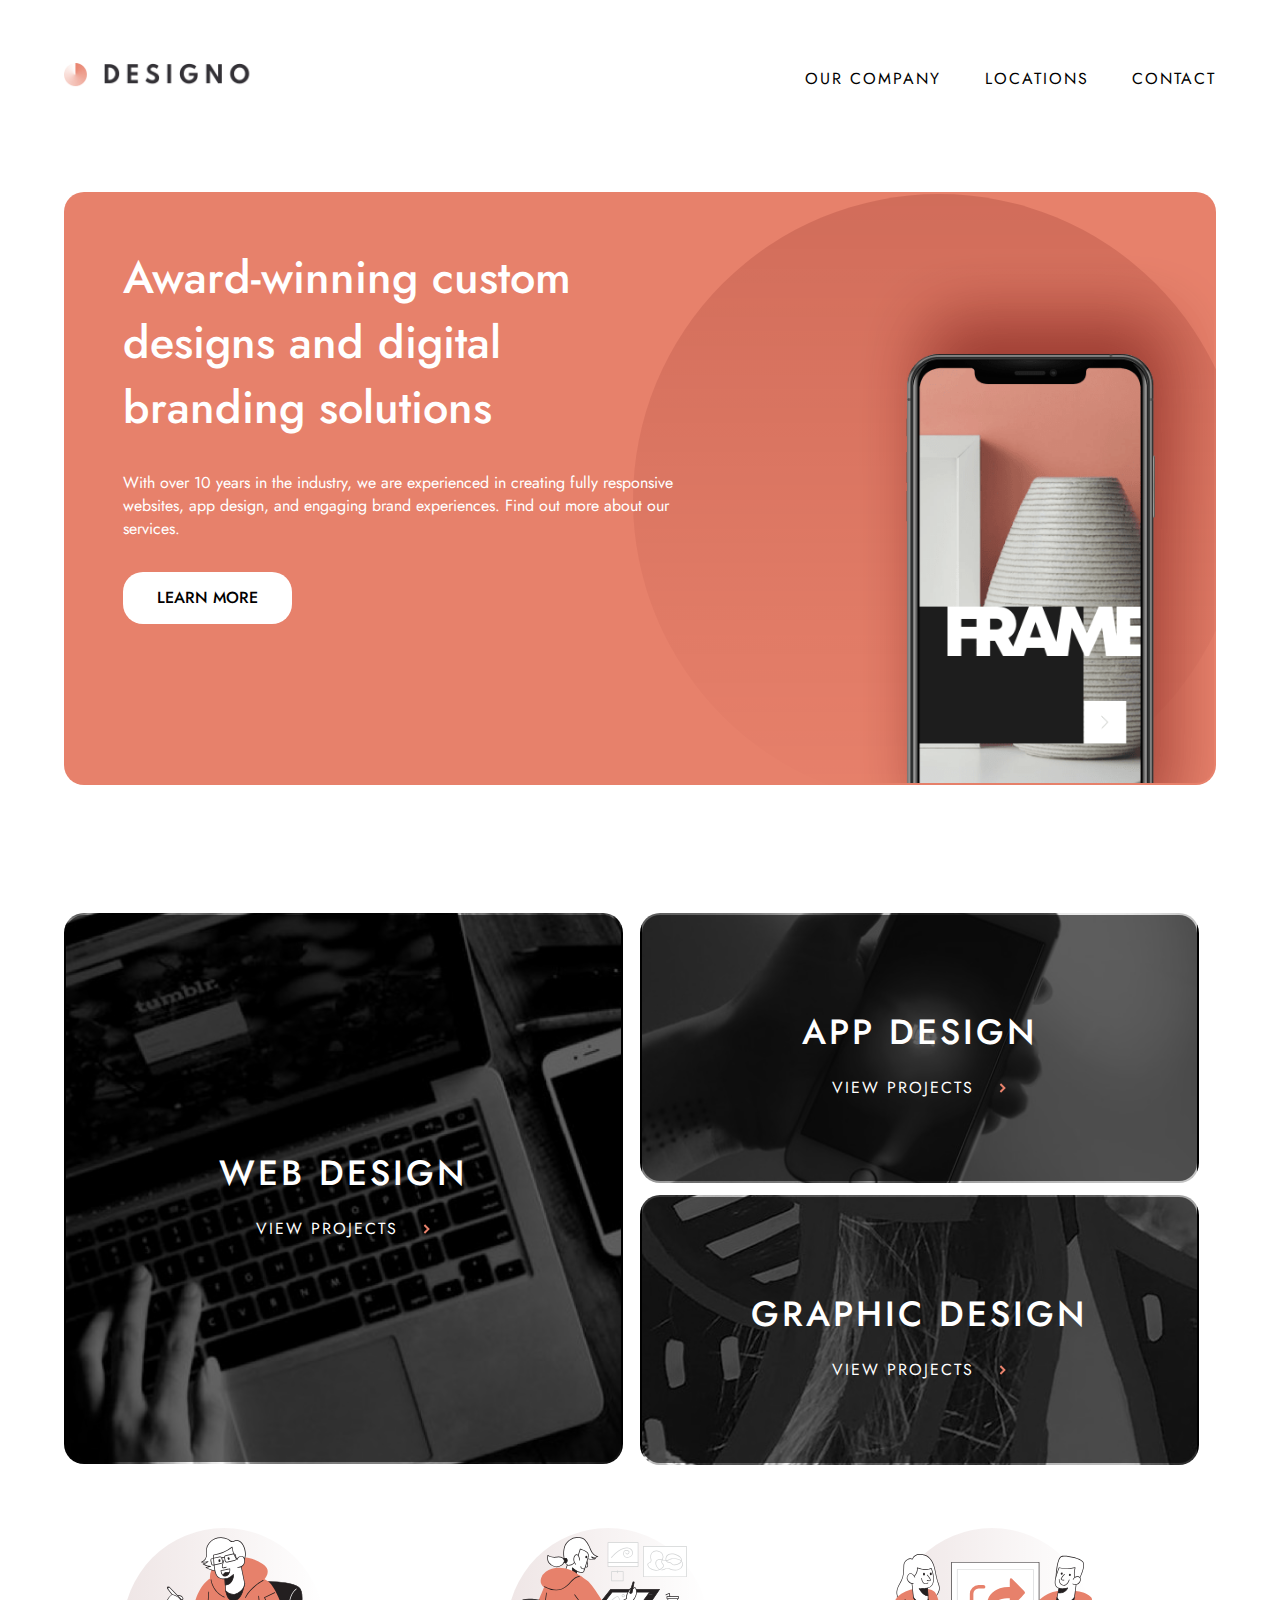
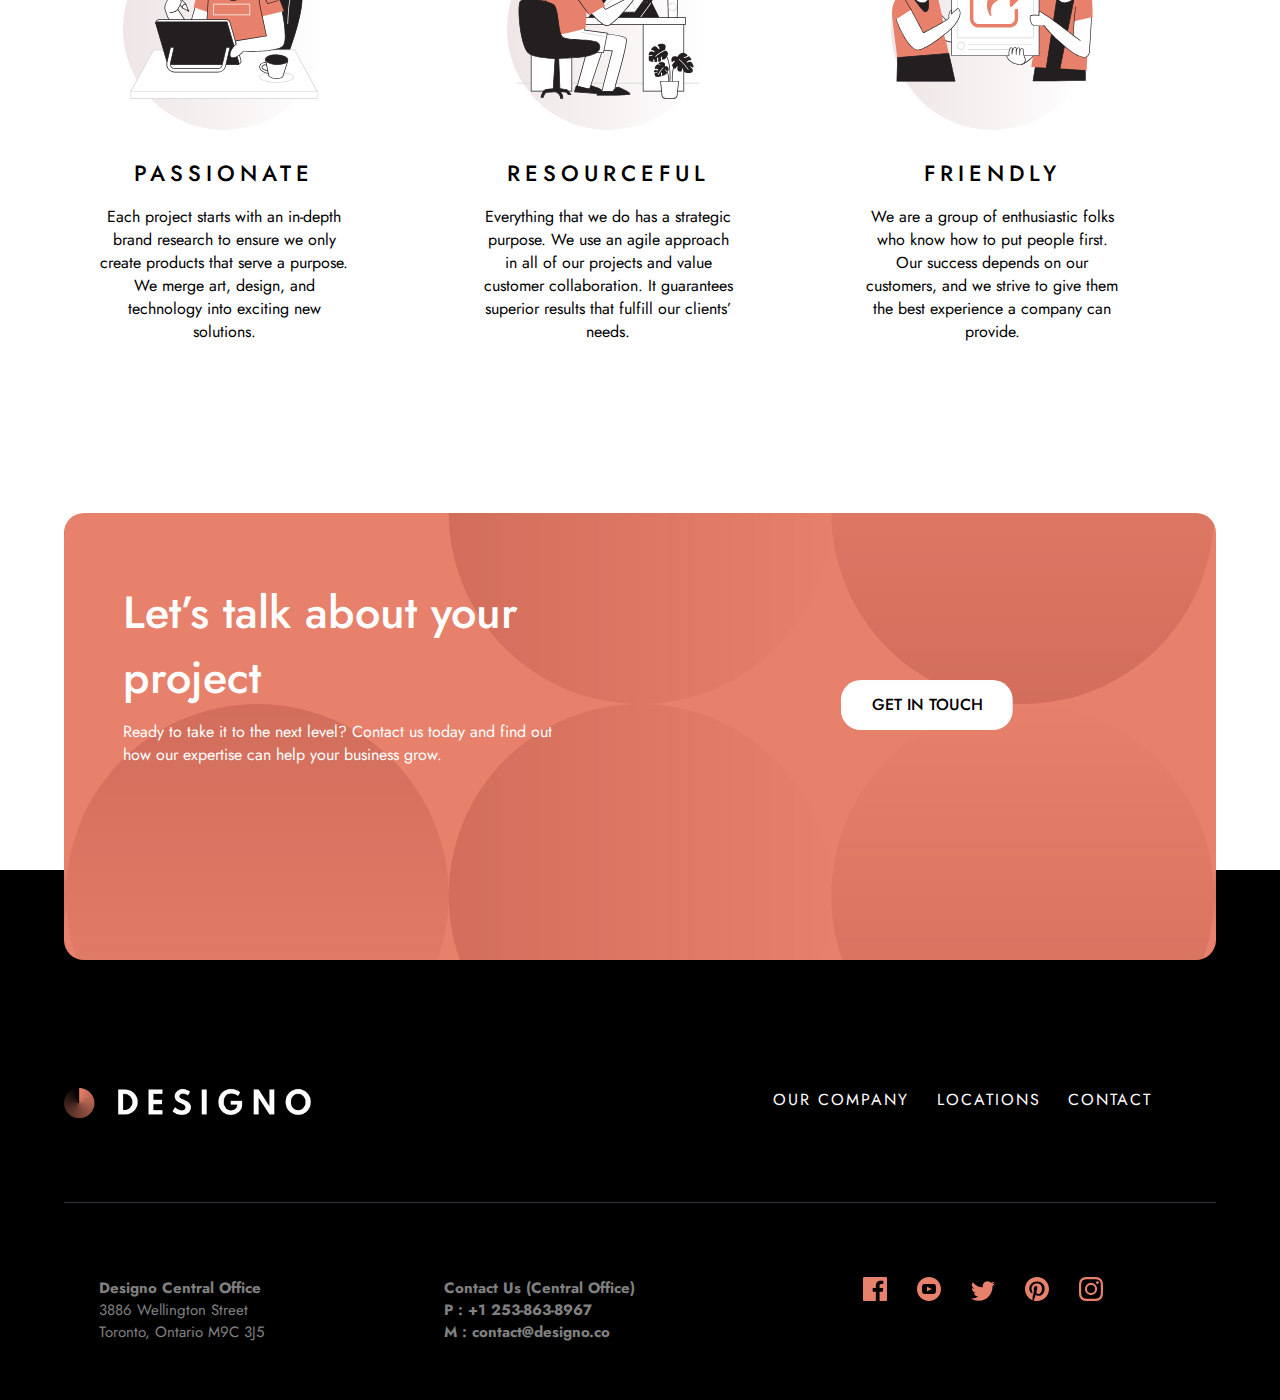
<file: Designo-code/index.html>
<!DOCTYPE html>
<html lang="en">
<head>
  <meta charset="UTF-8">
  <meta name="viewport" content="width=device-width, initial-scale=1.0">

  <link rel="icon" type="image/png" sizes="32x32" href="./assets/favicon-32x32.png">

 <!--Fonts-->
 <link rel="preconnect" href="https://fonts.gstatic.com">
<link href="https://fonts.googleapis.com/css2?family=Jost:wght@400;500&display=swap" rel="stylesheet">
<!--CSS-->
<link rel="stylesheet" href="index.css">
  
  <title> Designo Agency</title>
</head>
<body>

  <header>
    <div class="nav-bar">
      <a href="index.html"> <img class="logo" src=".//assets/shared/desktop/logo-dark.png" alt="logo"></a>

    <div id="myLinks" class="menu">
    <a href="about.html">Our Company</a>
    <a href="locations.html">Locations</a>
    <a href="contact.html">Contact</a>
   </div> 

   <!-- "Hamburger menu" -->
  <a href="javascript:void(0);" class="icon"  onclick="myFunction()">
    <img id="icon" class="hamburger" src="./assets/shared/mobile/icon-hamburger.svg">
  </a>

   </div>
  </header>
 
  <section class="intro first orange ptrn1">

    <div>
      <h1>Award-winning custom designs and digital branding solutions</h1>

      <p>With over 10 years in the industry, we are experienced in creating fully responsive websites, app design, and engaging brand experiences. Find out more about our services. </p>

      <div class="btnDiv">
        <a href="about.html"><button class="rounded">Learn more</button></a>
      </div>

       
    </div>

  <div class="phoneDiv"><img class="phone" src=".//assets/home/desktop/image-hero-phone.png" alt="phone"></div>
</section>

<section class="offer">
  <div class="web black rounded shadow bg-image">
    <div class="centered">
      <h2>Web Design</h2> 
    <a href="web-design.html">View Projects<img class="arrow" src="./assets/shared/desktop/icon-right-arrow.svg" ></a> 
    </div>
  </div>


  <div class="app black rounded shadow bg-image">
    <div class="centered">
      <h2>App Design</h2> 
   <a href="app-design.html">View Projects<img class="arrow" src="./assets/shared/desktop/icon-right-arrow.svg" ></a>
    </div>
   
  </div>
  
  <div class="graphic black rounded shadow bg-image">
    <div class="centered">
      <h2>Graphic Design</h2> 
   <a href="graphic-design.html">View Projects<img class="arrow" src="./assets/shared/desktop/icon-right-arrow.svg" ></a>
    </div>
   
  </div>

</section>
 
  <section class="features">

    <div class="feature">
      <div class="circleS">
        <img src=".//assets/home/desktop/illustration-passionate.svg">
      </div>

     <div>
      <h3>Passionate</h3> 
      <p>Each project starts with an in-depth brand research to ensure we only create products that serve a purpose. We merge
        art, design, and technology into exciting new solutions.</p>
     </div> 
   
    </div>
    
    
    <div class="feature">
      <div class="circleS">
        <img src=".//assets/home/desktop/illustration-resourceful.svg">
      </div>
     
      <div>
        <h3>Resourceful</h3>
        <p>Everything that we do has a strategic purpose. We use an agile approach in all of our projects and value customer
          collaboration. It guarantees superior results that fulfill our clients’ needs.</p>
      </div>
    
    </div>
    
    <div class="feature">
      <div class="circleS">
        <img src=".//assets/home/desktop/illustration-friendly.svg">
      </div>
      
      <div>
        <h3>Friendly</h3> 
        <p>We are a group of enthusiastic folks who know how to put people first. Our success depends on our customers, and we
          strive to give them the best experience a company can provide.</p>
      </div>
    
    </div>
    
  </section>
 
  <section class="talk orange rounded">
    <div>
      <h1>Let’s talk about your project</h1> 

      <p>Ready to take it to the next level? 
       Contact us today and find out how our expertise can help your business grow.</p>
    </div>
  
<div class="touchBtn">
  <a href="contact.html"><button class="rounded">Get in touch</button></a>
</div>
   

  </section>
 
  <footer class="black">
    <div class="nav">
      <img class="logoL" src=".//assets/shared/desktop/logo-light.png" alt="logo">

    <div class="links">
      <a href="about.html">Our company</a>
      <a href="locations.html">Locations</a>
      <a href="contact.html">Contact</a>
    
    </div>
</div>
   <hr/>
    <div class="contact">
      <div class="adress">
      <p>Designo Central Office</p>  
      <p>3886 Wellington Street</p>
      <p>Toronto, Ontario M9C 3J5</p>
      </div>
      
      <div class="mail">
      <p>Contact Us (Central Office)</p>  
       <p>P : +1 253-863-8967</p> 
       <p>M : contact@designo.co</p> 
      </div>
     
      <div class="social">
        <a href="http://www.facebook.com">
       <img src=".//assets/shared/desktop/icon-facebook.svg" alt="facebook">
      </a>

      <a href="http://www.youtube.com">
       <img src=".//assets/shared/desktop/icon-youtube.svg" alt="youtube">
      </a>

       <a href="http://www.twitter.com">
        <img src=".//assets/shared/desktop/icon-twitter.svg" alt="twitter">
      </a>
       

       <a href="http://www.pinterest.com">
       <img src=".//assets/shared/desktop/icon-pinterest.svg" alt="pinterest">
      </a>

       <a href="http://www.instagram.com">
       <img src=".//assets/shared/desktop/icon-instagram.svg" alt="instagram">
      </a>
      </div>
    </div>
   
  </footer>
 
  <!--!JS & JQ-->
  <script src="https://ajax.googleapis.com/ajax/libs/jquery/3.5.1/jquery.min.js"></script>
  <script src="index.js"></script>

</body>
</html>
</file>
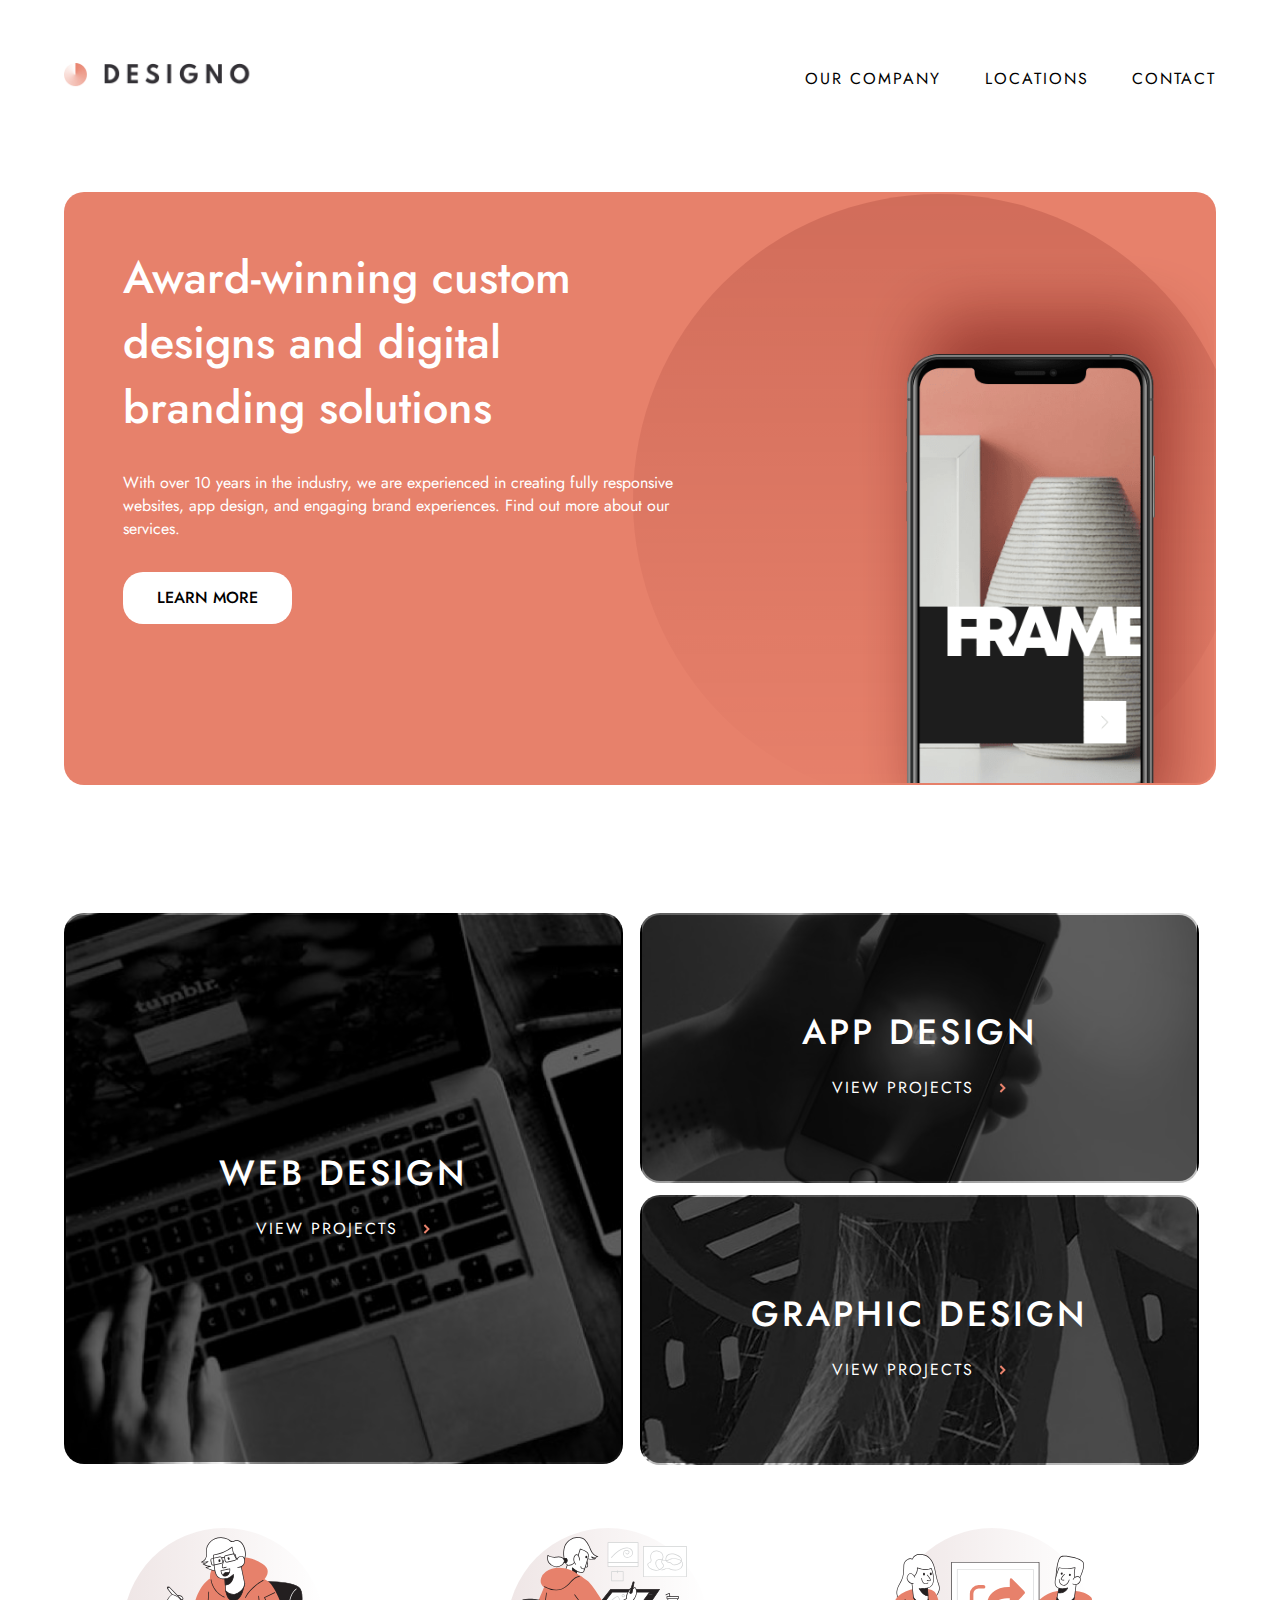
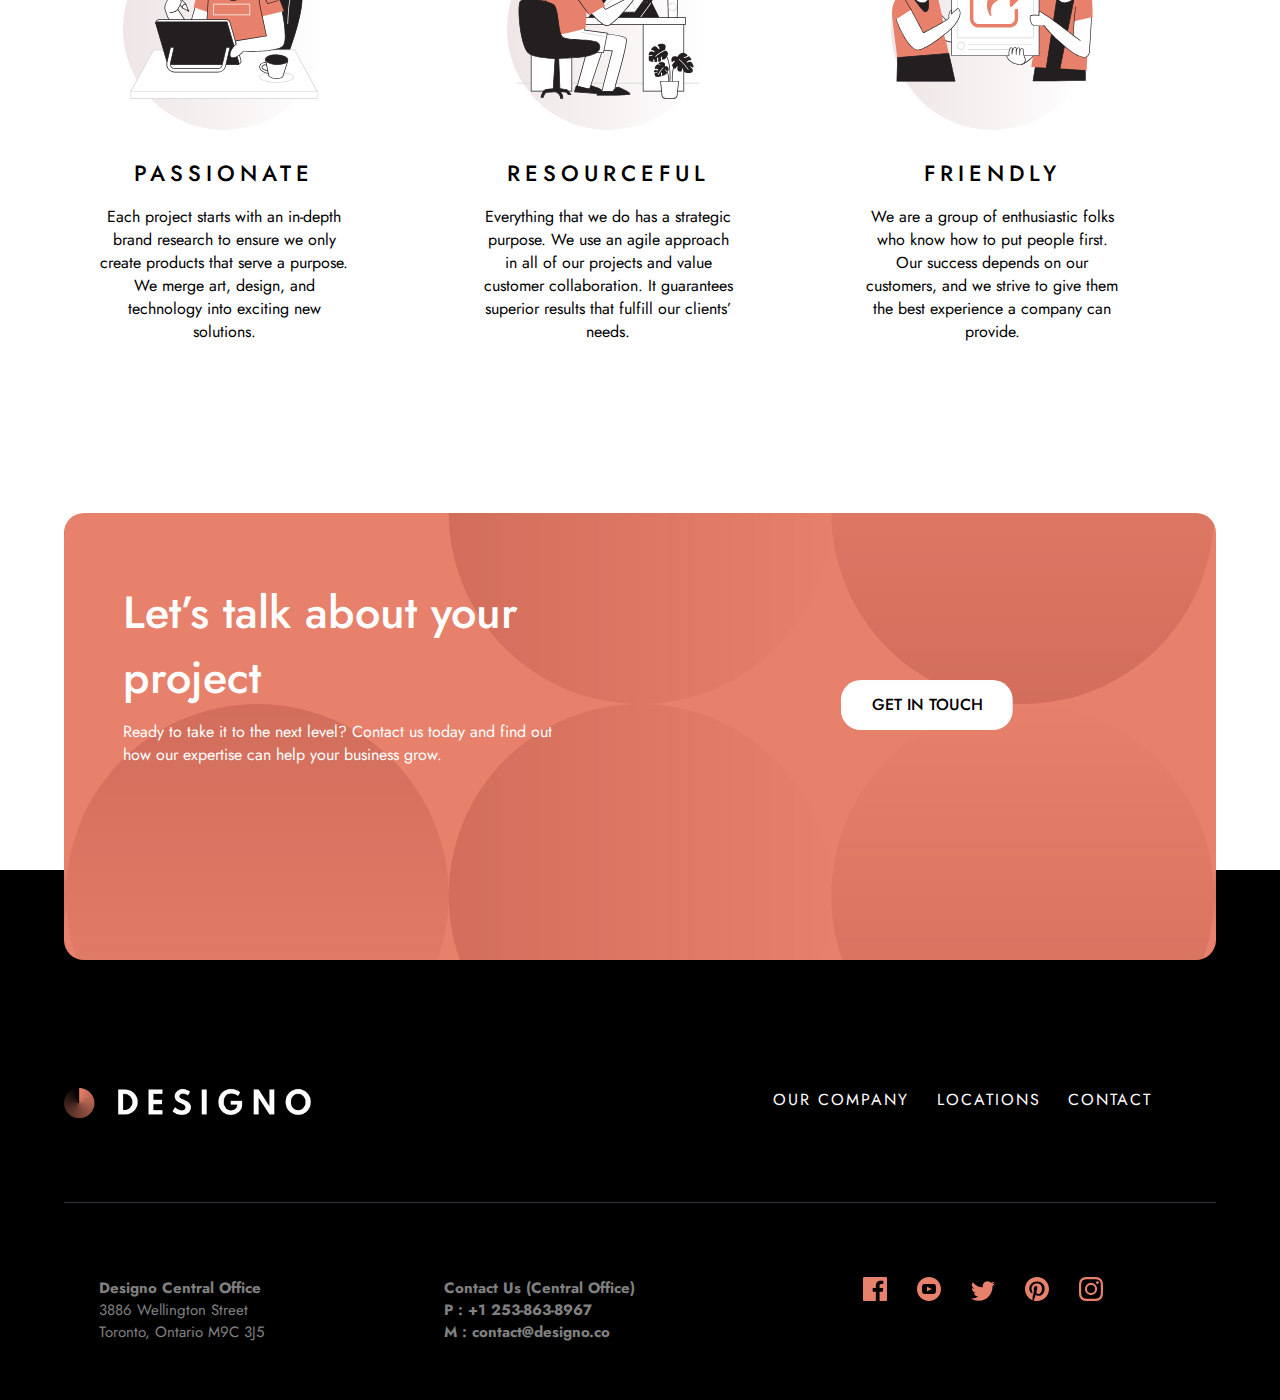
<file: starter-code/index.html>
<!DOCTYPE html>
<html lang="en">
<head>
  <meta charset="UTF-8">
  <meta name="viewport" content="width=device-width, initial-scale=1.0">

  <link rel="icon" type="image/png" sizes="32x32" href="./assets/favicon-32x32.png">

 <!--Fonts-->
 <link rel="preconnect" href="https://fonts.gstatic.com">
<link href="https://fonts.googleapis.com/css2?family=Jost:wght@400;500&display=swap" rel="stylesheet">
<!--CSS-->
<link rel="stylesheet" href="index.css">
  
  <title> Designo Agency</title>
</head>
<body>

  <header>
    <div class="nav-bar">
      <a href="index.html"> <img class="logo" src=".//assets/shared/desktop/logo-dark.png" alt="logo"></a>

    <div id="myLinks" class="menu">
    <a href="about.html">Our Company</a>
    <a href="locations.html">Locations</a>
    <a href="contact.html">Contact</a>
   </div> 

   <!-- "Hamburger menu" / "Bar icon" to toggle the navigation links -->
  <a href="javascript:void(0);" class="icon"  onclick="myFunction()">
    <img id="icon" class="hamburger" src="./assets/shared/mobile/icon-hamburger.svg">
  </a>

   </div>
  </header>
 
  <section class="intro first orange ptrn1">

    <div>
      <h1>Award-winning custom designs and digital branding solutions</h1>

      <p>With over 10 years in the industry, we are experienced in creating fully responsive websites, app design, and engaging brand experiences. Find out more about our services. </p>

      <div class="btnDiv">
        <button class="rounded">Learn more</button>
      </div>

       
    </div>

  <div class="phoneDiv"><img class="phone" src=".//assets/home/desktop/image-hero-phone.png" alt="phone"></div>
</section>

<section class="offer">
  <div class="web black rounded shadow bg-image">
    <div class="centered">
      <h2>Web Design</h2> 
    <a href="web-design.html">View Projects<img class="arrow" src="./assets/shared/desktop/icon-right-arrow.svg" ></a> 
    </div>
  </div>


  <div class="app black rounded shadow bg-image">
    <div class="centered">
      <h2>App Design</h2> 
   <a href="app-design.html">View Projects<img class="arrow" src="./assets/shared/desktop/icon-right-arrow.svg" ></a>
    </div>
   
  </div>
  
  <div class="graphic black rounded shadow bg-image">
    <div class="centered">
      <h2>Graphic Design</h2> 
   <a href="graphic-design.html">View Projects<img class="arrow" src="./assets/shared/desktop/icon-right-arrow.svg" ></a>
    </div>
   
  </div>

</section>
 
  <section class="features">

    <div class="feature">
      <div class="circleS">
        <img src=".//assets/home/desktop/illustration-passionate.svg">
      </div>

     <div>
      <h3>Passionate</h3> 
      <p>Each project starts with an in-depth brand research to ensure we only create products that serve a purpose. We merge
        art, design, and technology into exciting new solutions.</p>
     </div> 
   
    </div>
    
    
    <div class="feature">
      <div class="circleS">
        <img src=".//assets/home/desktop/illustration-resourceful.svg">
      </div>
     
      <div>
        <h3>Resourceful</h3>
        <p>Everything that we do has a strategic purpose. We use an agile approach in all of our projects and value customer
          collaboration. It guarantees superior results that fulfill our clients’ needs.</p>
      </div>
    
    </div>
    
    <div class="feature">
      <div class="circleS">
        <img src=".//assets/home/desktop/illustration-friendly.svg">
      </div>
      
      <div>
        <h3>Friendly</h3> 
        <p>We are a group of enthusiastic folks who know how to put people first. Our success depends on our customers, and we
          strive to give them the best experience a company can provide.</p>
      </div>
    
    </div>
    
  </section>
 
  <section class="talk orange rounded">
    <div>
      <h1>Let’s talk about your project</h1> 

      <p>Ready to take it to the next level? 
       Contact us today and find out how our expertise can help your business grow.</p>
    </div>
  
<div class="touchBtn">
  <button class="rounded">Get in touch</button>
</div>
   

  </section>
 
  <footer class="black">
    <div class="nav">
      <img class="logoL" src=".//assets/shared/desktop/logo-light.png" alt="logo">

    <div class="links">
      <a href="about.html">Our company</a>
      <a href="locations.html">Locations</a>
      <a href="contact.html">Contact</a>
    
    </div>
</div>
   <hr/>
    <div class="contact">
      <div class="adress">
      <p>Designo Central Office</p>  
      <p>3886 Wellington Street</p>
      <p>Toronto, Ontario M9C 3J5</p>
      </div>
      
      <div class="mail">
      <p>Contact Us (Central Office)</p>  
       <p>P : +1 253-863-8967</p> 
       <p>M : contact@designo.co</p> 
      </div>
     
      <div class="social">
        <a href="http://www.facebook.com">
       <img src=".//assets/shared/desktop/icon-facebook.svg" alt="facebook">
      </a>

      <a href="http://www.youtube.com">
       <img src=".//assets/shared/desktop/icon-youtube.svg" alt="youtube">
      </a>

       <a href="http://www.twitter.com">
        <img src=".//assets/shared/desktop/icon-twitter.svg" alt="twitter">
      </a>
       

       <a href="http://www.pinterest.com">
       <img src=".//assets/shared/desktop/icon-pinterest.svg" alt="pinterest">
      </a>

       <a href="http://www.instagram.com">
       <img src=".//assets/shared/desktop/icon-instagram.svg" alt="instagram">
      </a>
      </div>
    </div>
   
  </footer>
 
  <!--!JS & JQ-->
  <script src="https://ajax.googleapis.com/ajax/libs/jquery/3.5.1/jquery.min.js"></script>
  <script src="index.js"></script>

</body>
</html>
</file>
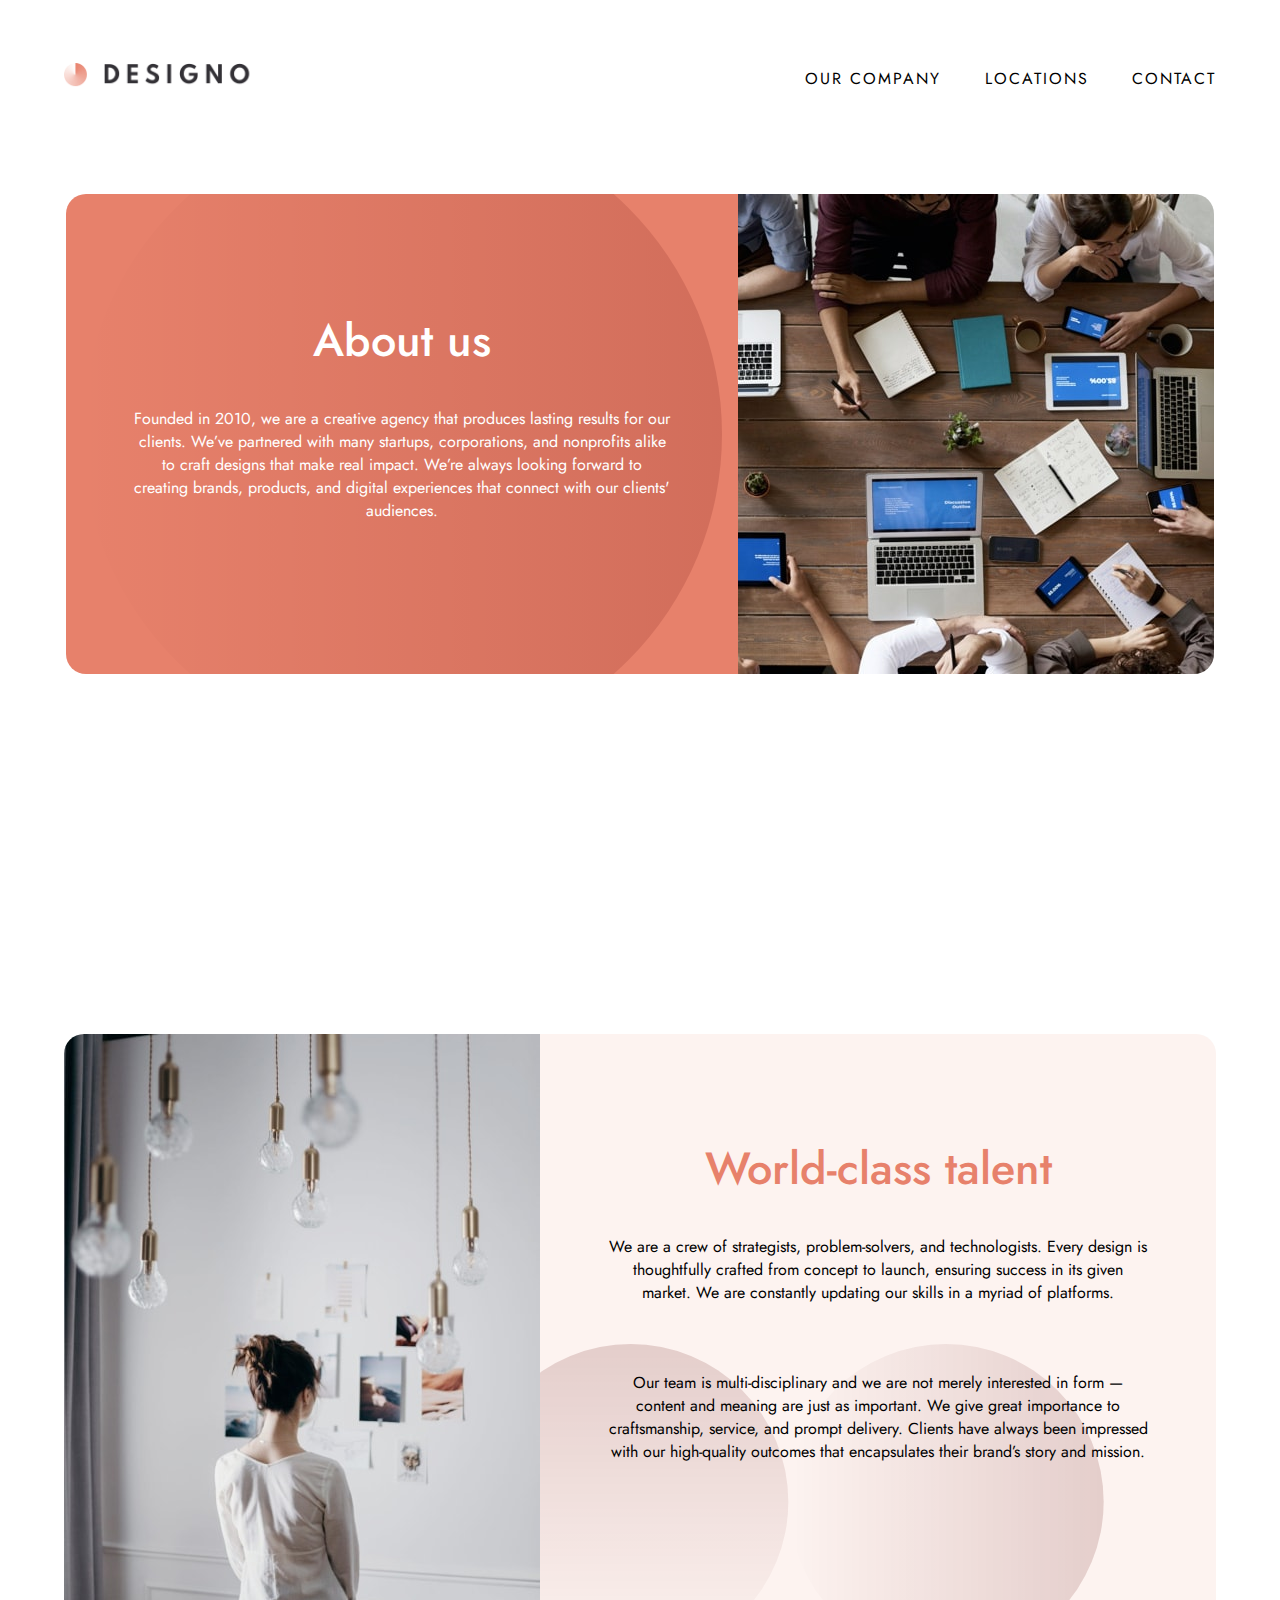
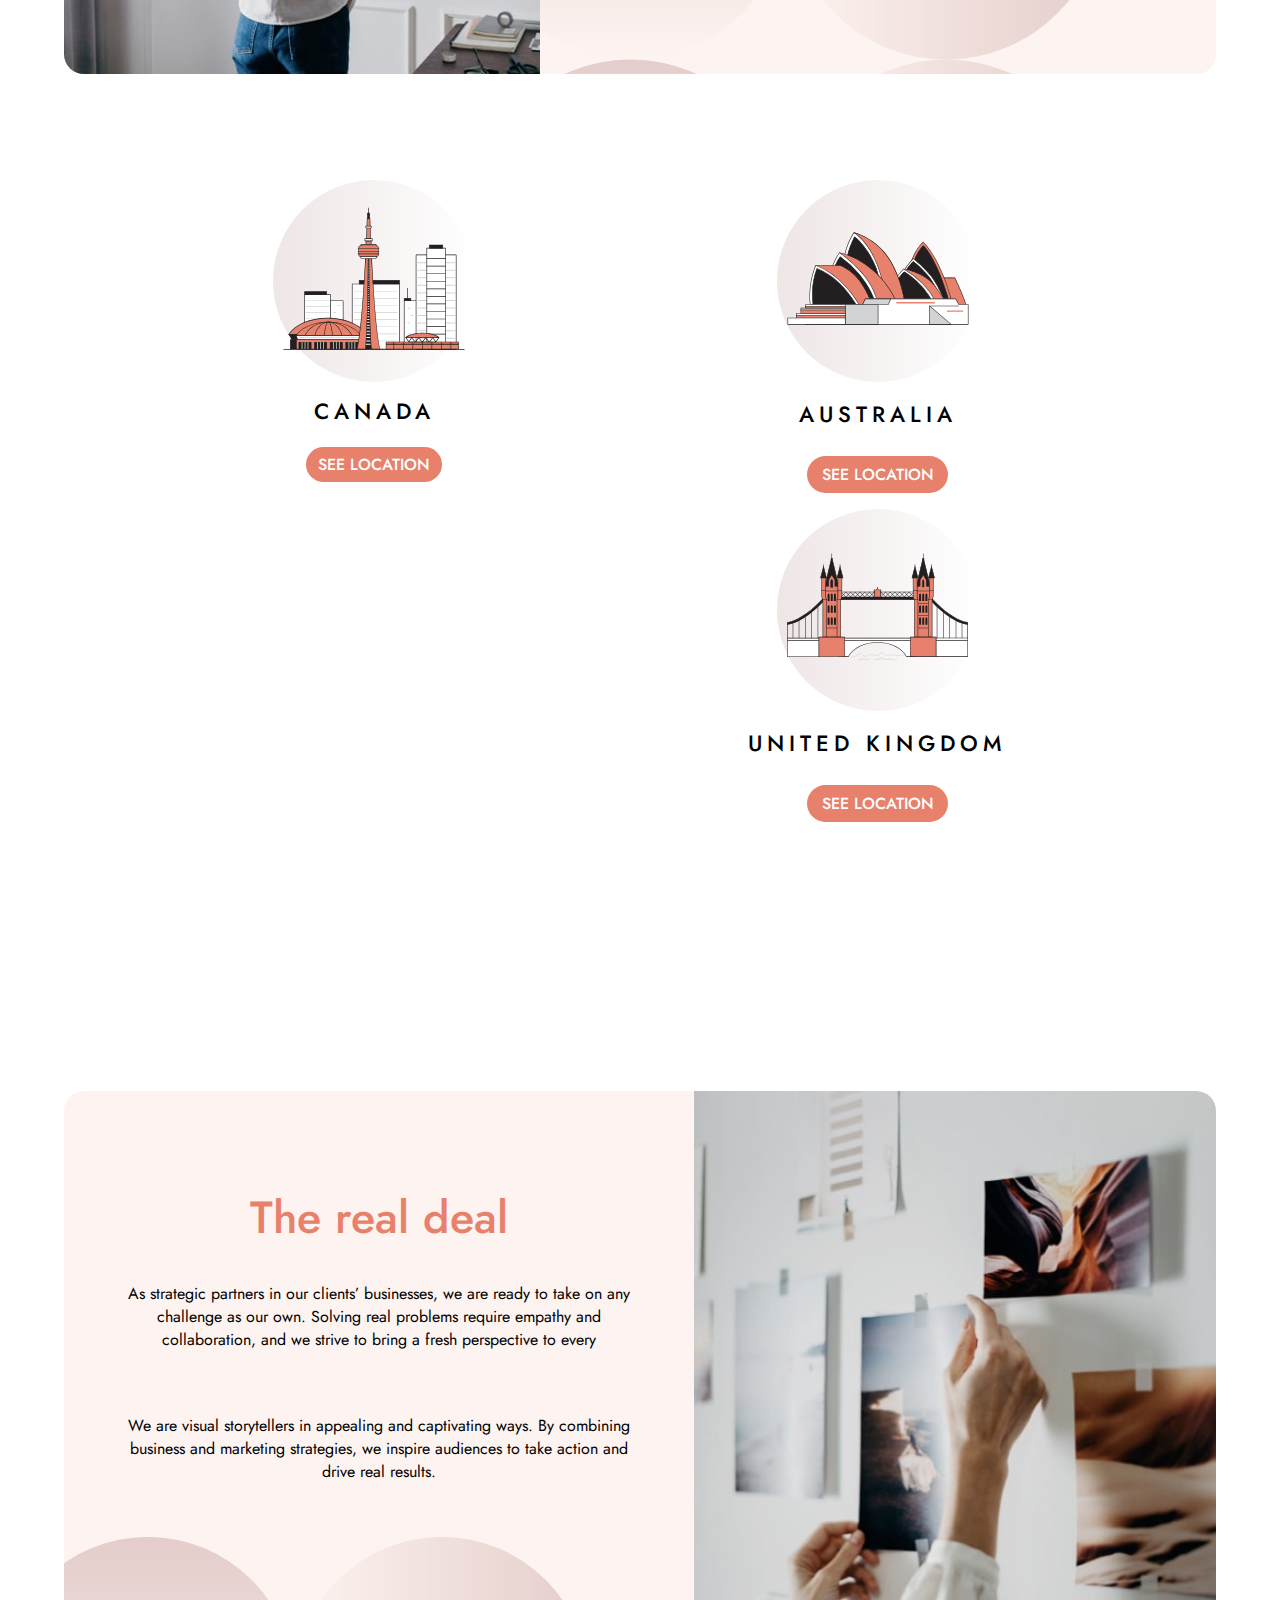
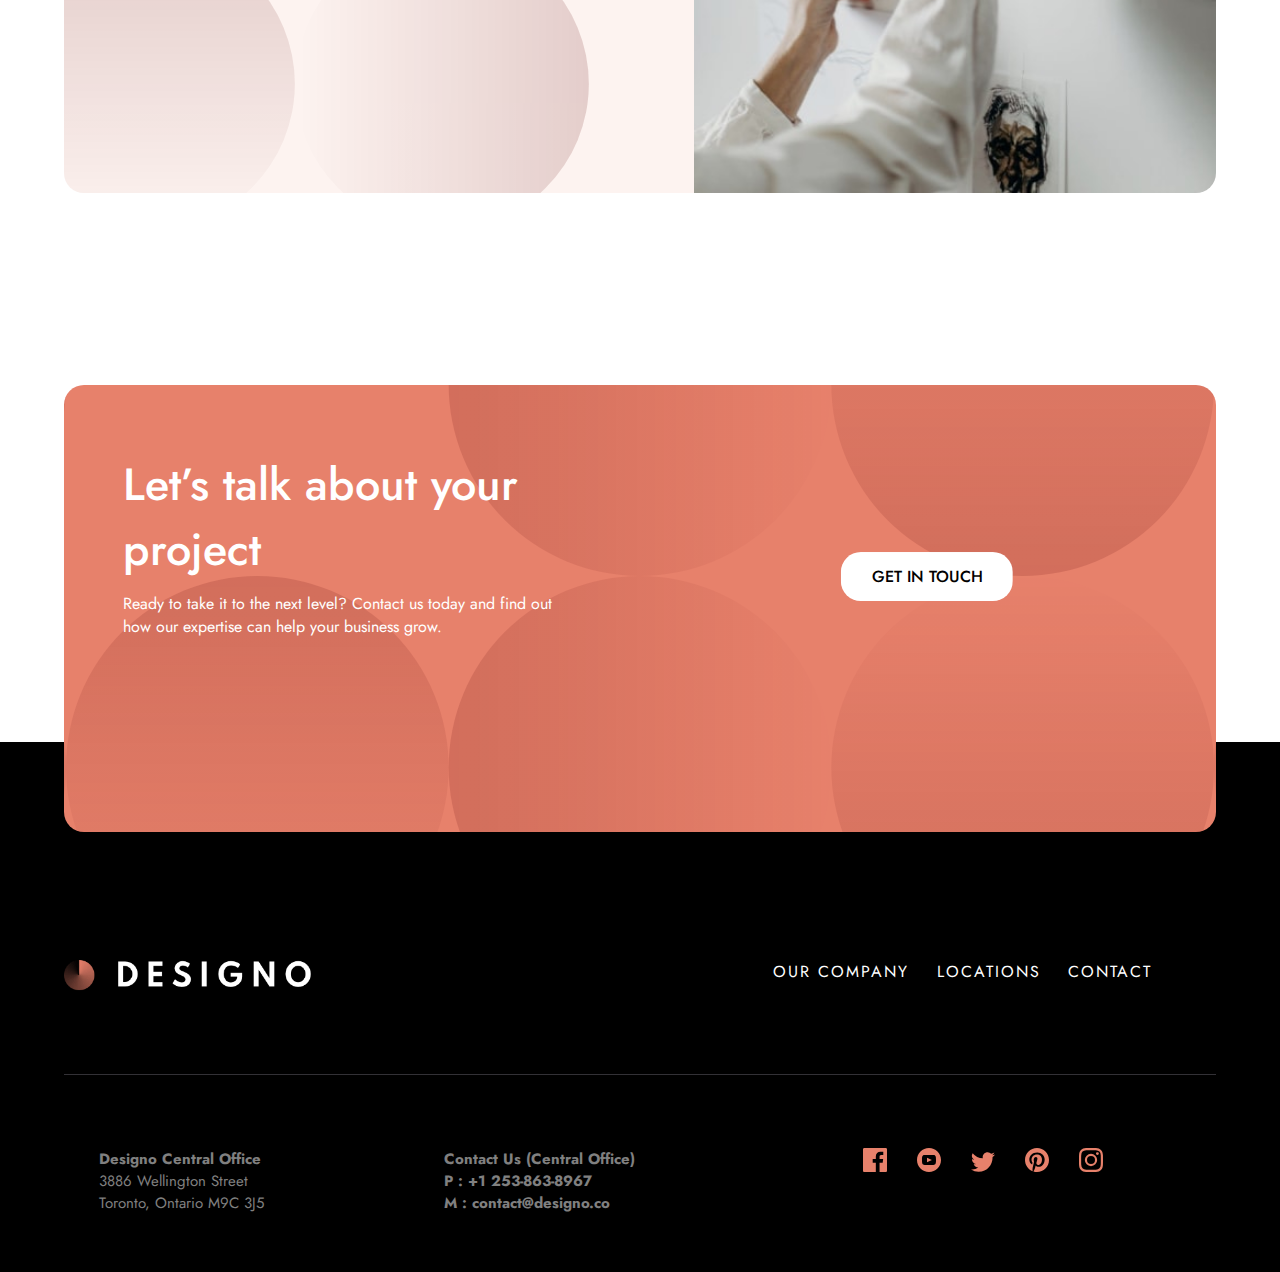
<file: Designo-code/about.html>
<!DOCTYPE html>
<html lang="en">
<head>
  <meta charset="UTF-8">
  <meta name="viewport" content="width=device-width, initial-scale=1.0">

  <link rel="icon" type="image/png" sizes="32x32" href="./assets/favicon-32x32.png">
  
  <!--Fonts-->
 <link rel="preconnect" href="https://fonts.gstatic.com">
 <link href="https://fonts.googleapis.com/css2?family=Jost:wght@400;500&display=swap" rel="stylesheet">
 <!--CSS-->
 <link rel="stylesheet" href="about.css">

  <title>About || Designo Agency</title>
</head>
<body>

  <header>
    <div class="nav-bar">
      <a href="index.html"> <img class="logo" src=".//assets/shared/desktop/logo-dark.png" alt="logo"></a>

      
  
 
    <div id="myLinks" class="menu">
    <a href="about.html">Our Company</a>
    <a href="locations.html">Locations</a>
    <a href="contact.html">Contact</a>
   </div> 

   <!-- "Hamburger menu" / "Bar icon" to toggle the navigation links -->
  <a href="javascript:void(0);" class="icon"  onclick="myFunction()">
    <img id="icon" class="hamburger" src="./assets/shared/mobile/icon-hamburger.svg">
  </a>

   </div>
  </header>
  
  <section class="first about rounded-Tablet rounded-Desktop-Rev">
  
    <img  class="mobile" src="./assets/about/mobile/image-about-hero.jpg">
    <img class="tablet" src="./assets/about/tablet/image-about-hero.jpg">
    <img class="desktop" src="./assets/about/desktop/image-about-hero.jpg">

    <div class="orange pb20">
      <div>
        <h1>About us</h1>
        <p>Founded in 2010, we are a creative agency that produces lasting results for our clients. 
          We’ve partnered with many startups, corporations, and nonprofits alike to craft designs 
          that make real impact. We’re always looking forward to creating brands, products, and 
          digital experiences that connect with our clients' audiences.</p>
      </div>
  
    </div>
    
  </section>
  
<section class=" pb20 talent rounded-Tablet rounded-Desktop">

  <img class="mobile" src="./assets/about/mobile/image-world-class-talent.jpg">
  <img class="tablet" src="./assets/about/tablet/image-world-class-talent.jpg">
  <img class="desktop" src="./assets/about/desktop/image-world-class-talent.jpg">

  <div class="ptrn3">
    <div>
      <h1>World-class talent</h1>
    <p>We are a crew of strategists, problem-solvers, and technologists. Every design is thoughtfully 
      crafted from concept to launch, ensuring success in its given market. We are constantly updating 
      our skills in a myriad of platforms.</p>
    
      <p>Our team is multi-disciplinary and we are not merely interested in form — content and meaning 
      are just as important. We give great importance to craftsmanship, service, and prompt delivery. 
      Clients have always been impressed with our high-quality outcomes that encapsulates their 
      brand’s story and mission.</p>
    </div>
    
  </div>
 
</section>
  
<section class="loc">
  <div>
    <div class="circleS">  <img src="./assets/shared/desktop/illustration-canada.svg">
    </div>
  
   <h3>Canada</h3> 
  <a href="locations.html"><button class="rounded btnOrange">See location</button></a>
  </div>
  
<div>
  <div class="circleS"><img src="./assets/shared/desktop/illustration-australia.svg"></div>
  
  <h3>Australia</h3> 
  <a href="locations.html"><button class="rounded btnOrange">See location</button></a>
  
<div>
  <div class="circleS"><img src="./assets/shared/desktop/illustration-united-kingdom.svg"></div>
  
  <h3>United Kingdom</h3> 
  <a href="locations.html"><button class="rounded btnOrange">See location</button></a>
</div>
  
</section>

<section class=" pb20 deal rounded-Tablet rounded-Desktop-Rev">
  <img class="mobile" src="./assets/about/mobile/image-real-deal.jpg">
  <img class="tablet" src="./assets/about/tablet/image-real-deal.jpg">
  <img class="desktop" src="./assets/about/desktop/image-real-deal.jpg">

  <div class="ptrn3">
    <div>
      <h1>The real deal</h1> 
      <p>As strategic partners in our clients’ businesses, we are ready to take on any challenge as our own.
        Solving real problems require empathy and collaboration, and we strive to bring a fresh perspective to every
    
      <p>We are visual storytellers in appealing and captivating ways. By combining business and marketing strategies, 
        we inspire audiences to take action and drive real results.</p>
    </div>
 
  </div>
 
</section>
  
<section class="talk orange rounded">
  <div>
    <h1>Let’s talk about your project</h1> 

    <p>Ready to take it to the next level? 
     Contact us today and find out how our expertise can help your business grow.</p>
  </div>

<div class="touchBtn">
<a href="contact.html"><button class="rounded">Get in touch</button></a>
</div>
 

</section>
  
<footer class="black">
  <div class="nav">
    <img class="logoL" src=".//assets/shared/desktop/logo-light.png" alt="logo">

  <div class="links">
    <a href="about.html">Our company</a>
    <a href="locations.html">Locations</a>
    <a href="contact.html">Contact</a>
  
  </div>
</div>
 <hr/>
  <div class="contact">
    <div class="adress">
    <p>Designo Central Office</p>  
    <p>3886 Wellington Street</p>
    <p>Toronto, Ontario M9C 3J5</p>
    </div>
    
    <div class="mail">
    <p>Contact Us (Central Office)</p>  
     <p>P : +1 253-863-8967</p> 
     <p>M : contact@designo.co</p> 
    </div>
   
    <div class="social">
      <a href="http://www.facebook.com">
     <img src=".//assets/shared/desktop/icon-facebook.svg" alt="facebook">
    </a>

    <a href="http://www.youtube.com">
     <img src=".//assets/shared/desktop/icon-youtube.svg" alt="youtube">
    </a>

     <a href="http://www.twitter.com">
      <img src=".//assets/shared/desktop/icon-twitter.svg" alt="twitter">
    </a>
     

     <a href="http://www.pinterest.com">
     <img src=".//assets/shared/desktop/icon-pinterest.svg" alt="pinterest">
    </a>

     <a href="http://www.instagram.com">
     <img src=".//assets/shared/desktop/icon-instagram.svg" alt="instagram">
    </a>
    </div>
  </div>
 
</footer>

 <!--!JS-->
 <script src="https://ajax.googleapis.com/ajax/libs/jquery/3.5.1/jquery.min.js"></script>
 <script src="index.js"></script>

</body>
</html>
</file>
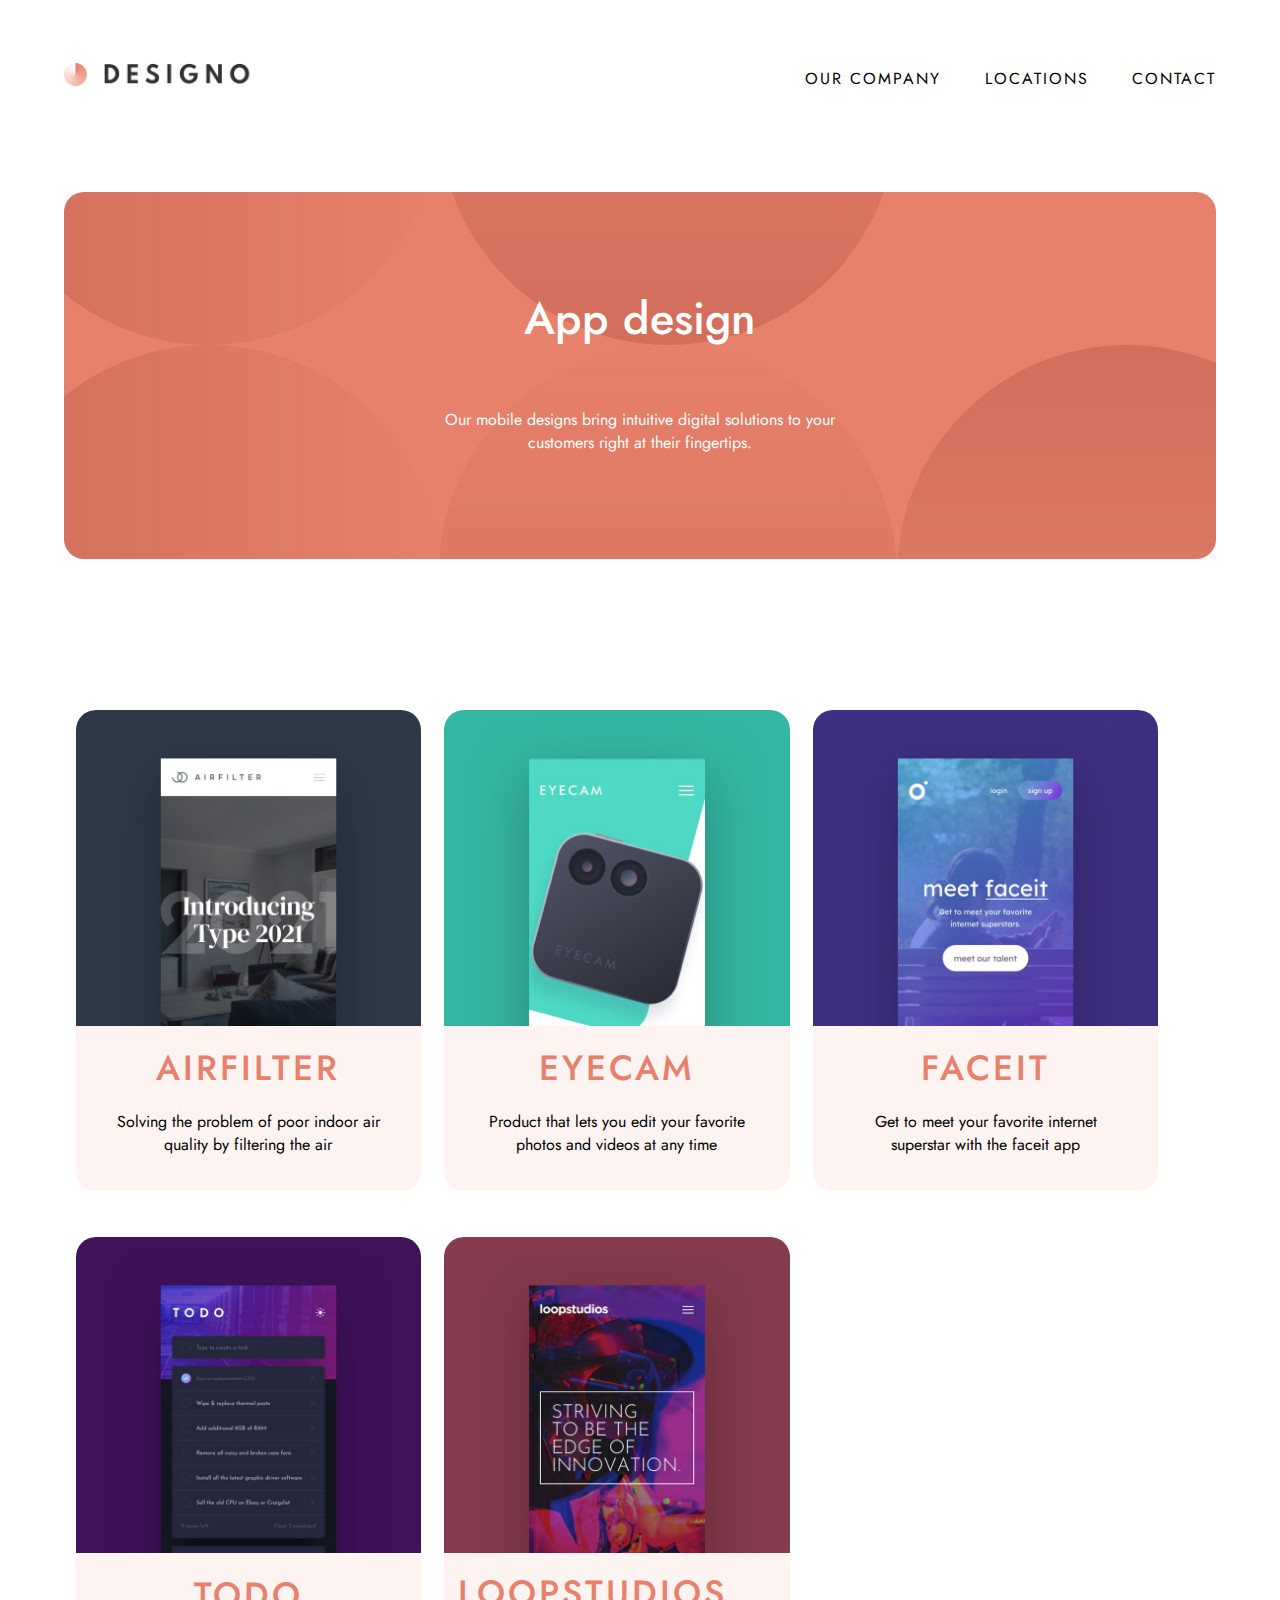
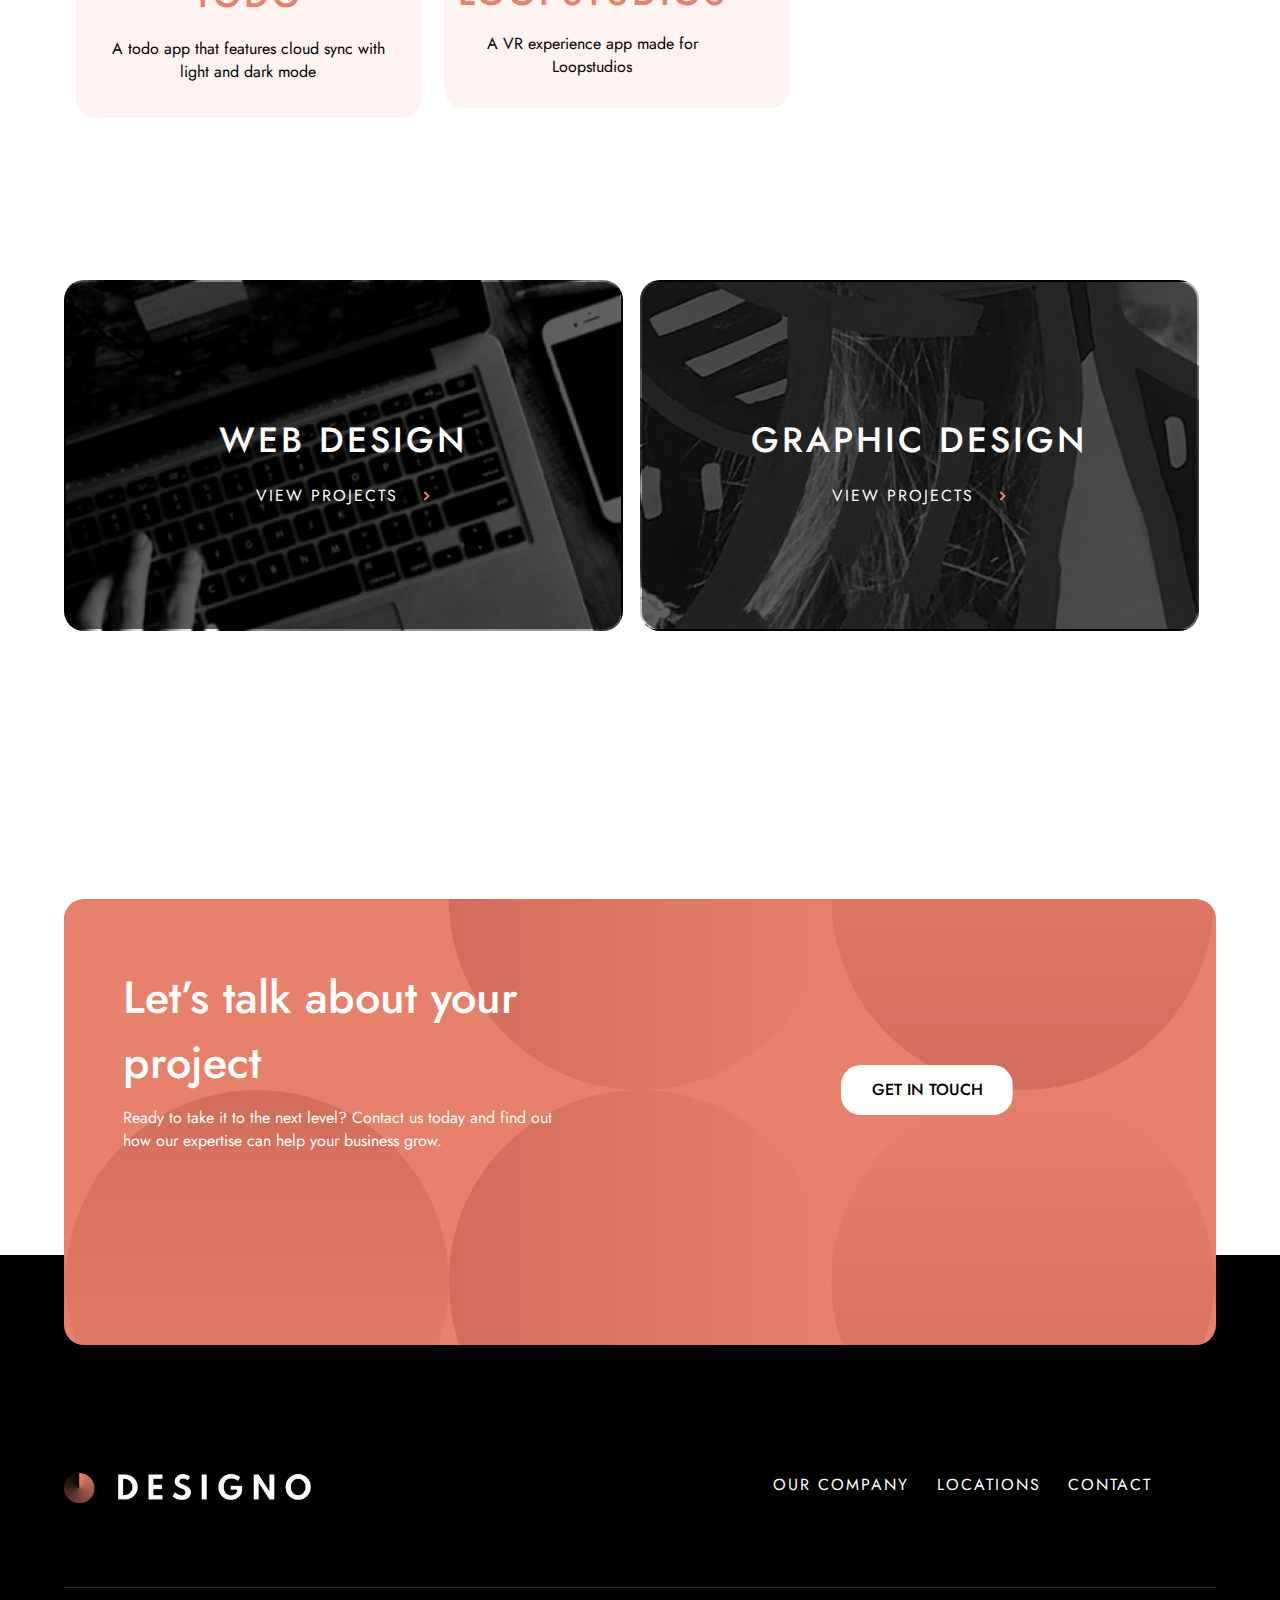
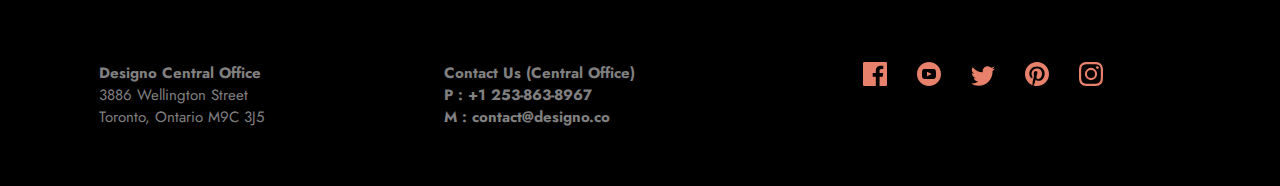
<file: Designo-code/app-design.html>
<!DOCTYPE html>
<html lang="en">
<head>
  <meta charset="UTF-8">
  <meta name="viewport" content="width=device-width, initial-scale=1.0">

  <link rel="icon" type="image/png" sizes="32x32" href="./assets/favicon-32x32.png">
  
  <title>Designo Agency || App-design</title>

  <!--Fonts-->
 <link rel="preconnect" href="https://fonts.gstatic.com">
 <link href="https://fonts.googleapis.com/css2?family=Jost:wght@400;500&display=swap" rel="stylesheet">
 <!--CSS-->
 <link rel="stylesheet" href="shared.css">

</head>

<body>

  <header>
    <div class="nav-bar">
      <a href="index.html"> <img class="logo" src=".//assets/shared/desktop/logo-dark.png" alt="logo"></a>

  
    <div id="myLinks" class="menu">
    <a href="about.html">Our Company</a>
    <a href="locations.html">Locations</a>
    <a href="contact.html">Contact</a>
   </div> 

   <!-- "Hamburger menu" / "Bar icon" to toggle the navigation links -->
  <a href="javascript:void(0);" class="icon"  onclick="myFunction()">
    <img id="icon" class="hamburger" src="./assets/shared/mobile/icon-hamburger.svg">
  </a>

   </div>
  </header>

<section class="orange first design pb20">
  <h1>App design</h1>
  <p class="plr30">Our mobile designs bring intuitive digital solutions to your customers right at their fingertips.</p>
  
</section>

<section class="projects">

  <div class="project">
 <div class="pic">
  <img src="./assets/app-design/desktop/image-airfilter.jpg">

 </div>
    
  
  <div class="light">
    <div>
      <h2>Airfilter</h2> 
    <p>Solving the problem of poor indoor air quality by filtering the air</p>
    </div>
    
  </div>

</div>

<div class="project">
  <div class="pic">
    <img src="./assets/app-design/desktop/image-eyecam.jpg">
  </div>
  
  <div class="light">
    <div>
      <h2>Eyecam</h2> 
      <p>Product that lets you edit your favorite photos and videos at any time</p>
    </div>
   
  </div>
</div>

<div class="project">
  <div class="pic">
    <img src="./assets/app-design/desktop/image-faceit.jpg">
  </div>
  
  <div class="light">
    <div>
      <h2>Faceit</h2> 
      <p>Get to meet your favorite internet superstar with the faceit app</p>
    </div>
   
  </div>
</div>

<div class="project">
  <div class="pic">
    <img src="./assets/app-design/desktop/image-todo.jpg">
  </div>
  
  <div class="light">
    <div>
      <h2>Todo</h2> 
    <p> A todo app that features cloud sync with light and dark mode</p>
    </div>
    
  </div>
</div>

<div class="project">
  <div class="pic">
    <img src="./assets/app-design/desktop/image-loopstudios.jpg">
  </div>
  
  <div class="light">
    <div>
      <h2>Loopstudios</h2> 
      <p>A VR experience app made for Loopstudios</p>
    </div>
 
  </div>
</div>

</section>
 

<section class="offer">
  <div class="web black rounded shadow bg-image two">
    <div class="centered">
      <h2>Web Design</h2> 
    <a href="web-design.html">View Projects<img class="arrow" src="./assets/shared/desktop/icon-right-arrow.svg" ></a> 
    </div>
  </div>

  <div class="graphic black rounded shadow bg-image two">
    <div class="centered">
      <h2>Graphic Design</h2> 
   <a href="graphic-design.html">View Projects<img class="arrow" src="./assets/shared/desktop/icon-right-arrow.svg" ></a>
    </div>
   
  </div>
 
</section>

<section class="talk orange rounded">
  <div>
    <h1>Let’s talk about your project</h1> 

    <p>Ready to take it to the next level? 
     Contact us today and find out how our expertise can help your business grow.</p>
  </div>

<div class="touchBtn">
<a href="contact.html"><button class="rounded">Get in touch</button></a>
</div>
 

</section>

 <footer class="black">
  <div class="nav">
    <img class="logoL" src=".//assets/shared/desktop/logo-light.png" alt="logo">

  <div class="links">
    <a href="about.html">Our company</a>
    <a href="locations.html">Locations</a>
    <a href="contact.html">Contact</a>
  
  </div>
</div>
 <hr/>
  <div class="contact">
    <div class="adress">
    <p>Designo Central Office</p>  
    <p>3886 Wellington Street</p>
    <p>Toronto, Ontario M9C 3J5</p>
    </div>
    
    <div class="mail">
    <p>Contact Us (Central Office)</p>  
     <p>P : +1 253-863-8967</p> 
     <p>M : contact@designo.co</p> 
    </div>
   
    <div class="social">
      <a href="http://www.facebook.com">
     <img src=".//assets/shared/desktop/icon-facebook.svg" alt="facebook">
    </a>

    <a href="http://www.youtube.com">
     <img src=".//assets/shared/desktop/icon-youtube.svg" alt="youtube">
    </a>

     <a href="http://www.twitter.com">
      <img src=".//assets/shared/desktop/icon-twitter.svg" alt="twitter">
    </a>
     

     <a href="http://www.pinterest.com">
     <img src=".//assets/shared/desktop/icon-pinterest.svg" alt="pinterest">
    </a>

     <a href="http://www.instagram.com">
     <img src=".//assets/shared/desktop/icon-instagram.svg" alt="instagram">
    </a>
    </div>
  </div>
 
</footer>

  <!--!JS-->
  <script src="index.js"></script>
 
</body>
</html>
</file>
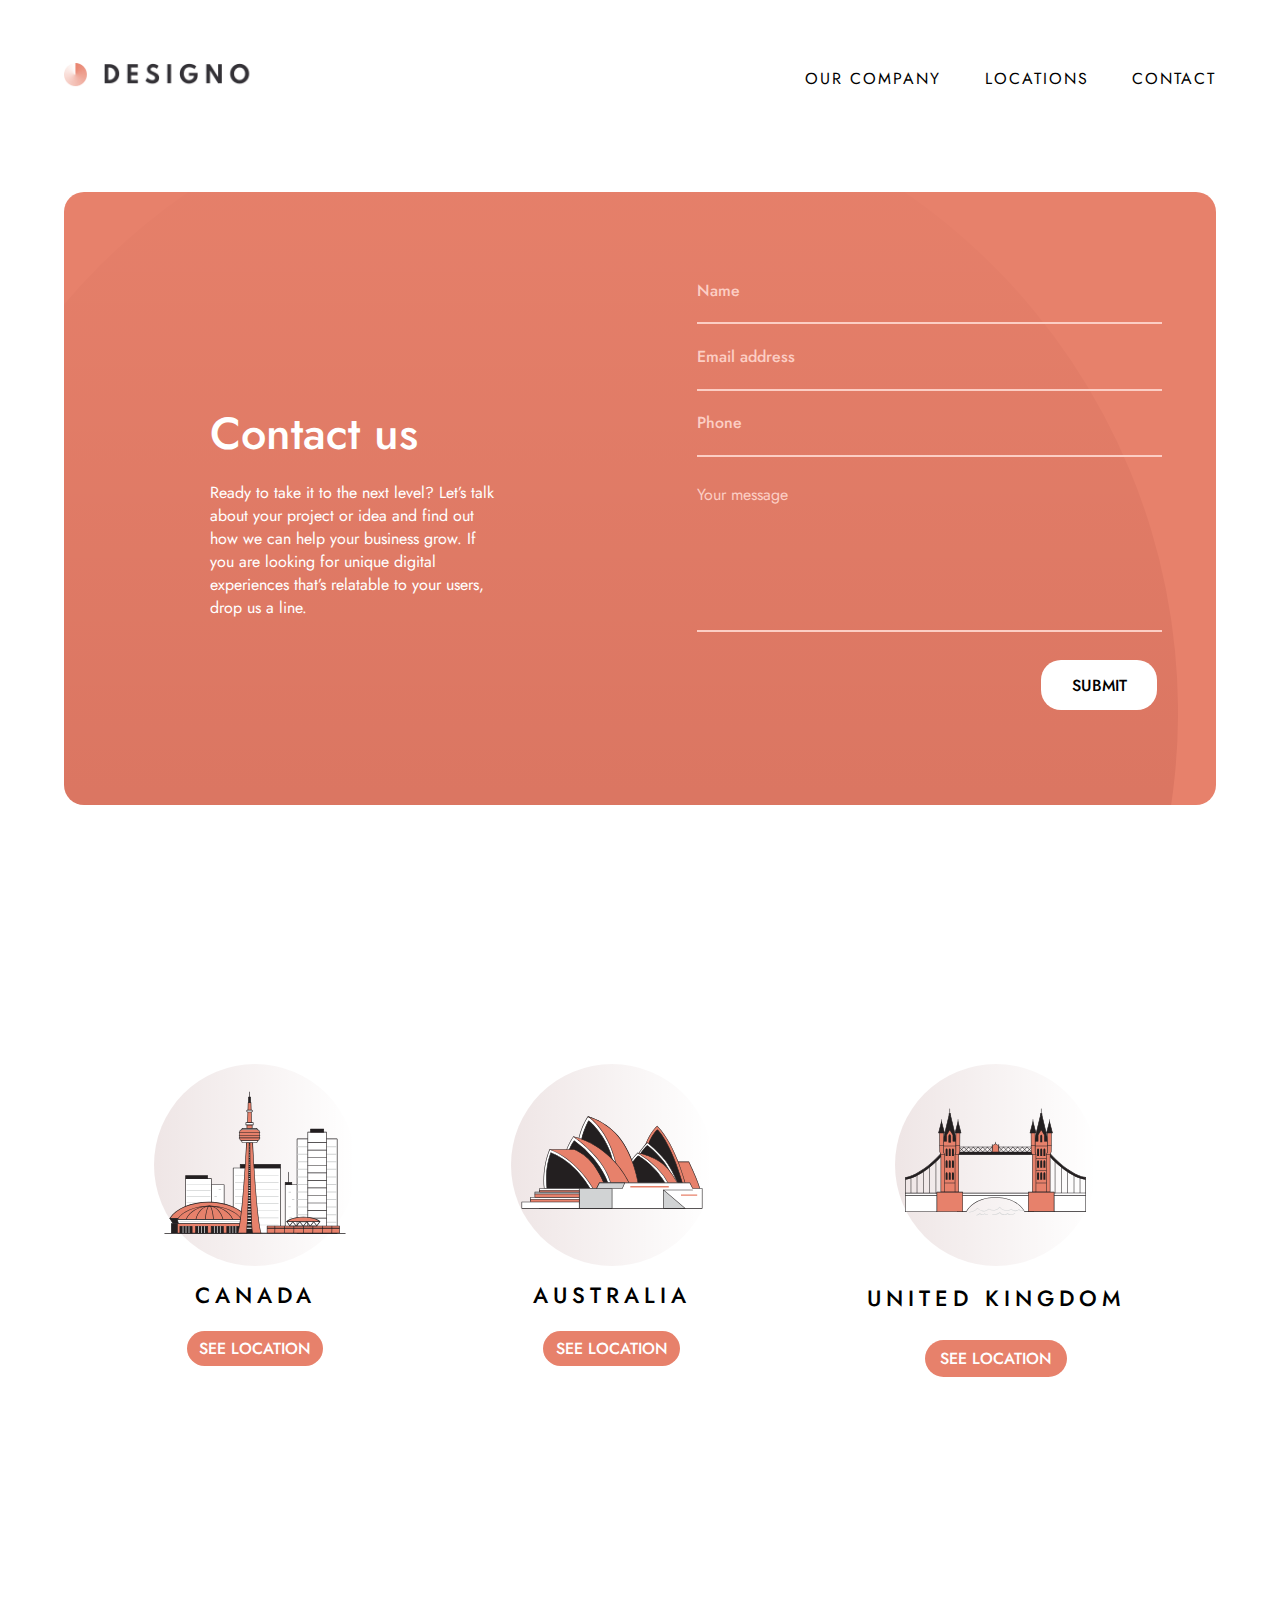
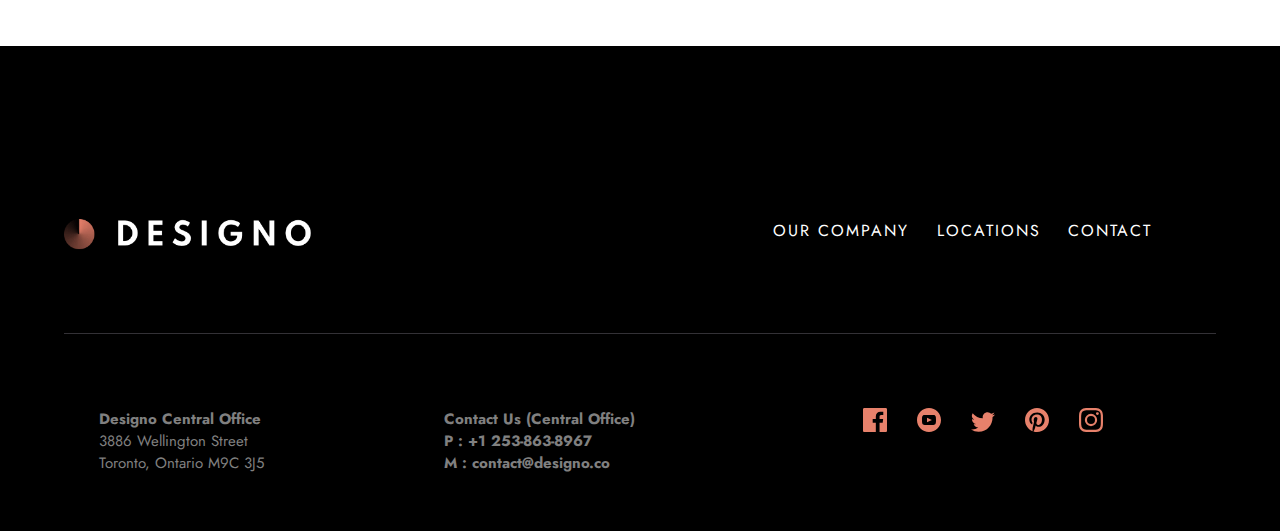
<file: Designo-code/contact.html>
<!DOCTYPE html>
<html lang="en">
<head>
  <meta charset="UTF-8">
  <meta name="viewport" content="width=device-width, initial-scale=1.0">

  <link rel="icon" type="image/png" sizes="32x32" href="./assets/favicon-32x32.png">
  
  <title> Designo Agency || Contact</title>
  <!--Fonts-->
 <link rel="preconnect" href="https://fonts.gstatic.com">
 <link href="https://fonts.googleapis.com/css2?family=Jost:wght@400;500&display=swap" rel="stylesheet">
 <!--CSS-->
 <link rel="stylesheet" href="contact.css">
</head>
<body>
  <header>
    <div class="nav-bar">
      <a href="index.html"> <img class="logo" src=".//assets/shared/desktop/logo-dark.png" alt="logo"></a>

      
  
 
    <div id="myLinks" class="menu">
    <a href="about.html">Our Company</a>
    <a href="locations.html">Locations</a>
    <a href="contact.html">Contact</a>
   </div> 

   <!-- "Hamburger menu" / "Bar icon" to toggle the navigation links -->
  <a href="javascript:void(0);" class="icon"  onclick="myFunction()">
    <img id="icon" class="hamburger" src="./assets/shared/mobile/icon-hamburger.svg">
  </a>

   </div>
  </header>

  <section class="orange first contactUs">
    <div class="text">
      <div>
        <h1>Contact us</h1>
        <p>Ready to take it to the next level? Let’s talk about your project or idea and find out how 
          we can help your business grow. If you are looking for unique digital experiences that’s 
          relatable to your users, drop us a line.</p>
      </div>
     
    </div>
   
  
      <div id="booking" class="section">
       
        <form>
          <div class="form-group">
            <input class="form-control orange" type="text" placeholder="Name">
          </div>
            
          <div class="form-group">
            <input class="form-control orange" type="text" placeholder="Email address">
          </div>

          <div class="form-group">
            <input class="form-control orange" type="number" placeholder="Phone">
          </div>

          <div class="form-group">
            <div class="label">
              <p class="form-label">Your message</p>
            </div>

            <input class="form-control message orange" type="text">
          </div>
        
          <button class="rounded">Submit</button>  
        
        </form>
        
      </div>
   
    
  </section>
 
  <section class="loc">
    <div>
      <div class="circleS">  <img src="./assets/shared/desktop/illustration-canada.svg">
      </div>
    
     <h3>Canada</h3> 
     <a href="locations.html"><button class="rounded btnOrange">See location</button></a>
    </div>
    
  <div>
    <div class="circleS"><img src="./assets/shared/desktop/illustration-australia.svg"></div>
    
    <h3>Australia</h3> 
    <a href="locations.html"><button class="rounded btnOrange">See location</button></a>
  </div>
    
  <div>
    <div class="circleS"><img src="./assets/shared/desktop/illustration-united-kingdom.svg"></div>
    
    <h3>United Kingdom</h3> 
    <a href="locations.html"><button class="rounded btnOrange">See location</button></a>
  </div>
    
  </section>
 
  <footer class="black">
    <div class="nav">
      <img class="logoL" src=".//assets/shared/desktop/logo-light.png" alt="logo">

    <div class="links">
      <a href="about.html">Our company</a>
      <a href="locations.html">Locations</a>
      <a href="contact.html">Contact</a>
    
    </div>
</div>
   <hr/>
    <div class="contact">
      <div class="adress">
      <p>Designo Central Office</p>  
      <p>3886 Wellington Street</p>
      <p>Toronto, Ontario M9C 3J5</p>
      </div>
      
      <div class="mail">
      <p>Contact Us (Central Office)</p>  
       <p>P : +1 253-863-8967</p> 
       <p>M : contact@designo.co</p> 
      </div>
     
      <div class="social">
        <a href="http://www.facebook.com">
       <img src=".//assets/shared/desktop/icon-facebook.svg" alt="facebook">
      </a>

      <a href="http://www.youtube.com">
       <img src=".//assets/shared/desktop/icon-youtube.svg" alt="youtube">
      </a>

       <a href="http://www.twitter.com">
        <img src=".//assets/shared/desktop/icon-twitter.svg" alt="twitter">
      </a>
       

       <a href="http://www.pinterest.com">
       <img src=".//assets/shared/desktop/icon-pinterest.svg" alt="pinterest">
      </a>

       <a href="http://www.instagram.com">
       <img src=".//assets/shared/desktop/icon-instagram.svg" alt="instagram">
      </a>
      </div>
    </div>
   
  </footer>

   <!--!JS-->
 <script src="index.js"></script>
 
</body>
</html>
</file>
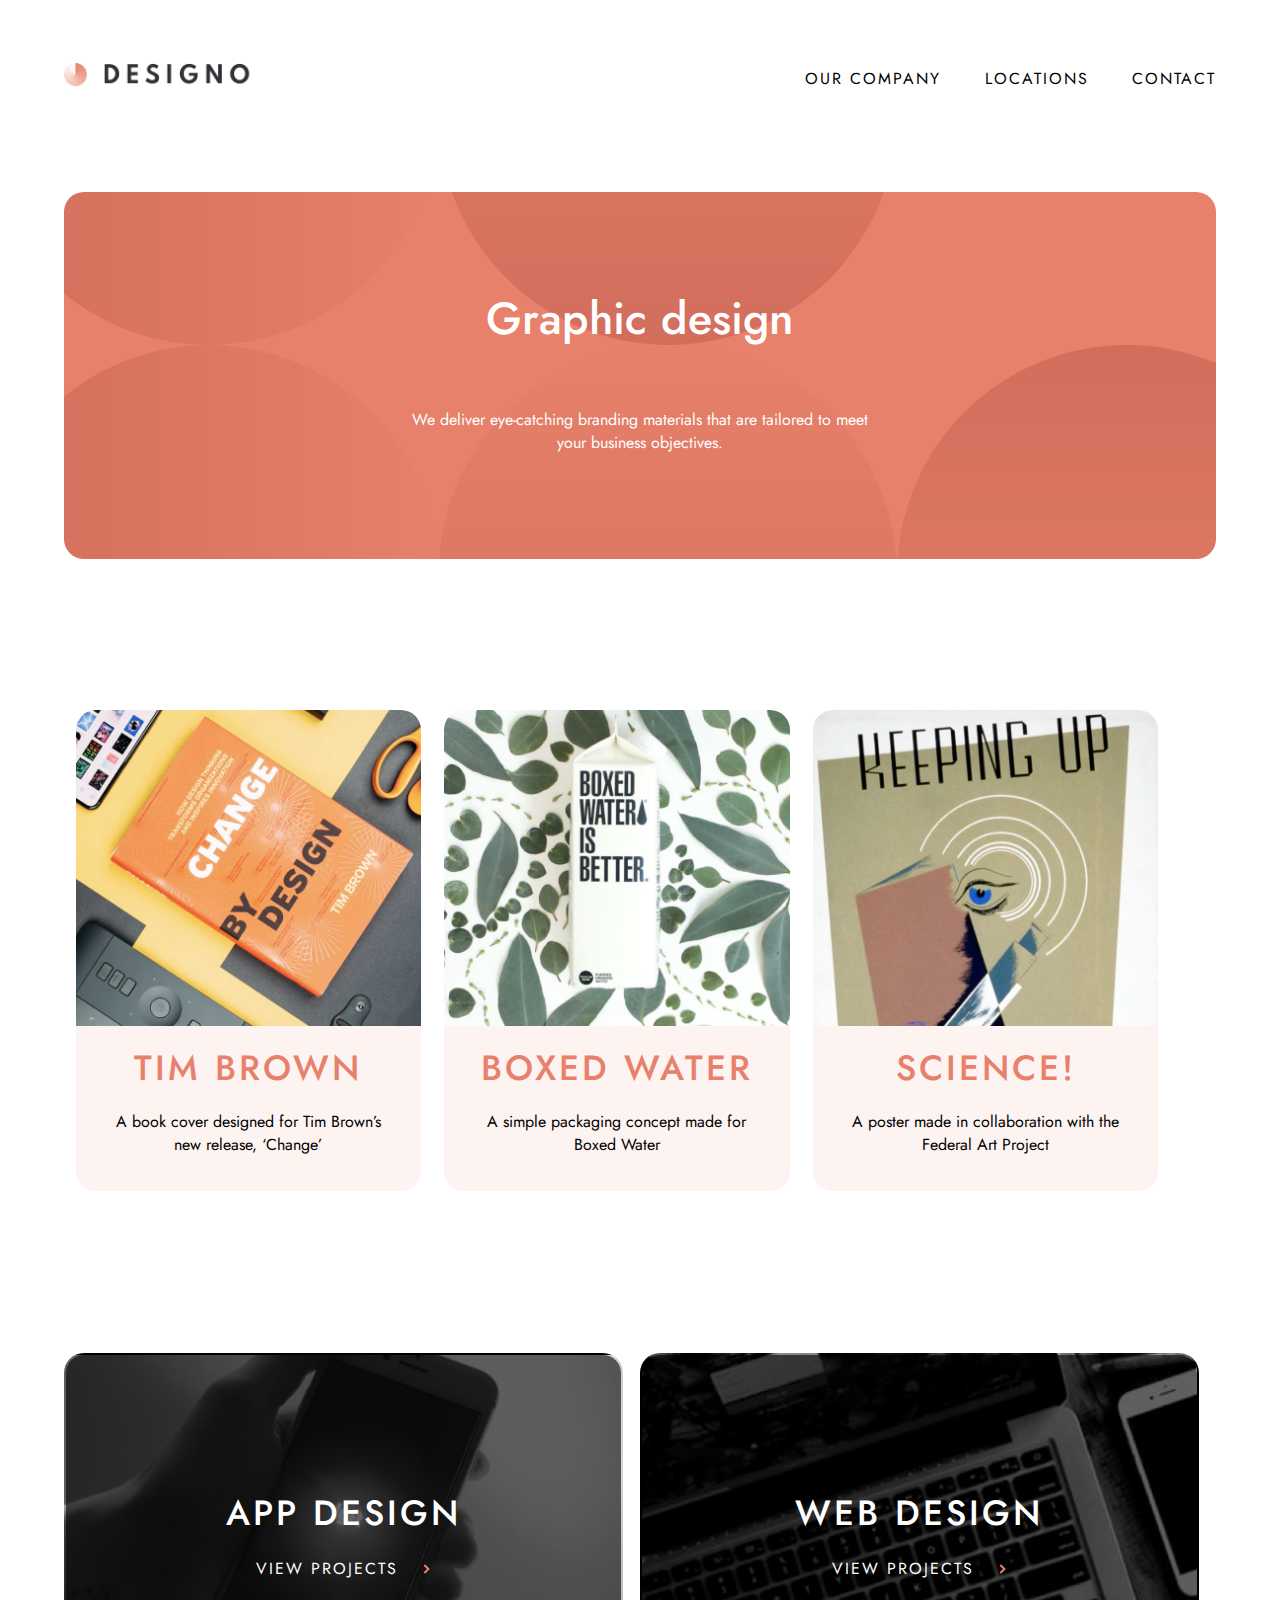
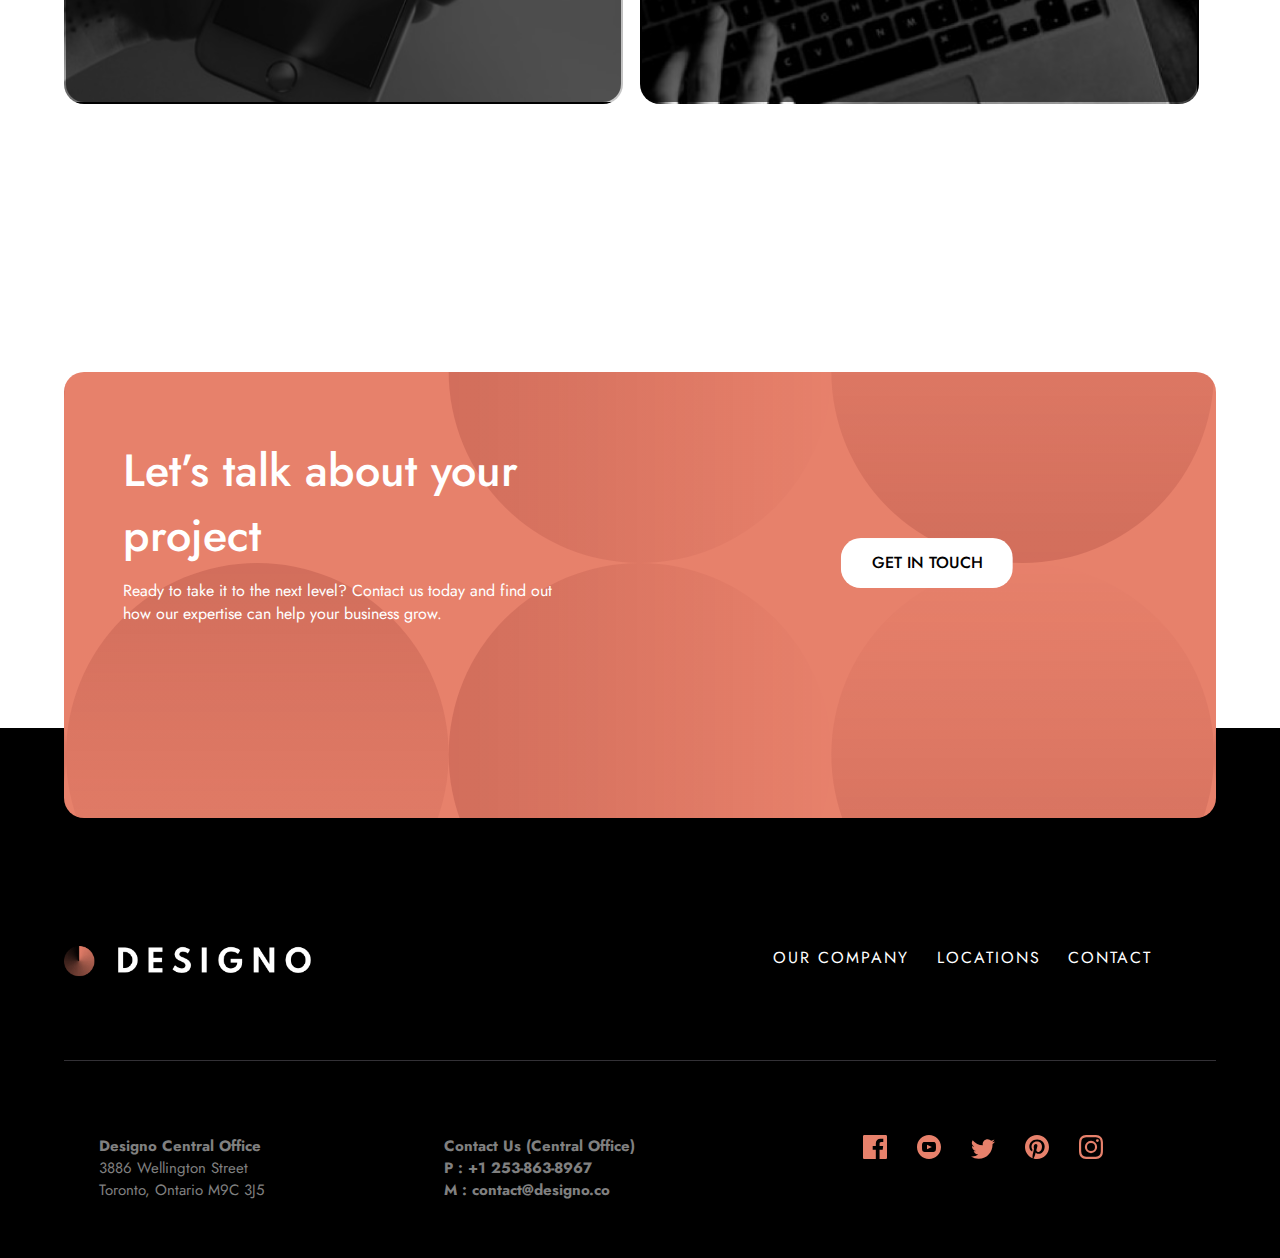
<file: Designo-code/graphic-design.html>
<!DOCTYPE html>
<html lang="en">
<head>
  <meta charset="UTF-8">
  <meta name="viewport" content="width=device-width, initial-scale=1.0">

  <link rel="icon" type="image/png" sizes="32x32" href="./assets/favicon-32x32.png">
  
  <title> Designo Agency || Graphic-design</title>

   <!--Fonts-->
 <link rel="preconnect" href="https://fonts.gstatic.com">
 <link href="https://fonts.googleapis.com/css2?family=Jost:wght@400;500&display=swap" rel="stylesheet">
 <!--CSS-->
 <link rel="stylesheet" href="shared.css">
</head>

<body>

  <header>
    <div class="nav-bar">
      <a href="index.html"> <img class="logo" src=".//assets/shared/desktop/logo-dark.png" alt="logo"></a>

    <div id="myLinks" class="menu">
    <a href="about.html">Our Company</a>
    <a href="locations.html">Locations</a>
    <a href="contact.html">Contact</a>
   </div> 

   <!-- "Hamburger menu" / "Bar icon" to toggle the navigation links -->
  <a href="javascript:void(0);" class="icon"  onclick="myFunction()">
    <img id="icon" class="hamburger" src="./assets/shared/mobile/icon-hamburger.svg">
  </a>

   </div>
  </header>

<section class="orange first design pb20">
  <h1> Graphic design</h1>
  <p class="plr30">  We deliver eye-catching branding materials that are tailored to meet your business objectives.</p>
  
</section>
 
<section class="projects">

  <div class="project">
  <div class="pic">
    <img src="./assets/graphic-design/desktop/image-change.jpg">
  </div>
  
  <div class="light">
    <div>
      <h2> Tim Brown</h2> 
    <p>A book cover designed for Tim Brown’s new release, ‘Change’</p>
    </div>
    
  </div>
</div>

<div class="project">
  <div class="pic">
    <img src="./assets/graphic-design/desktop/image-boxed-water.jpg">
  </div>
  
  <div class="light">
    <div>
      <h2>Boxed water</h2> 
    <p>A simple packaging concept made for Boxed Water</p>
    </div>
    
  </div>
</div>

<div class="project">
  <div class="pic">
    <img src="./assets/graphic-design/desktop/image-science.jpg">
  </div>
  
  <div class="light">
    <div>
      <h2>Science!</h2> 
      <p>A poster made in collaboration with the Federal Art Project</p>
    </div>
   
  </div>
</div>

</section>

<section class="offer">

  <div class="app black rounded shadow bg-image two">
    <div class="centered">
      <h2>App Design</h2> 
   <a href="app-design.html">View Projects<img class="arrow" src="./assets/shared/desktop/icon-right-arrow.svg" ></a>
    </div>
  </div>

  <div class="web black rounded shadow bg-image two">
    <div class="centered">
      <h2>Web Design</h2> 
    <a href="web-design.html">View Projects<img class="arrow" src="./assets/shared/desktop/icon-right-arrow.svg" ></a> 
    </div>
  </div>
</section>
  
<section class="talk orange rounded">
  <div>
    <h1>Let’s talk about your project</h1> 

    <p>Ready to take it to the next level? 
     Contact us today and find out how our expertise can help your business grow.</p>
  </div>

<div class="touchBtn">
  <a href="contact.html"><button class="rounded">Get in touch</button></a>
</div>
 

</section>

 <footer class="black">
  <div class="nav">
    <img class="logoL" src=".//assets/shared/desktop/logo-light.png" alt="logo">

  <div class="links">
    <a href="about.html">Our company</a>
    <a href="locations.html">Locations</a>
    <a href="contact.html">Contact</a>
  
  </div>
</div>
 <hr/>
  <div class="contact">
    <div class="adress">
    <p>Designo Central Office</p>  
    <p>3886 Wellington Street</p>
    <p>Toronto, Ontario M9C 3J5</p>
    </div>
    
    <div class="mail">
    <p>Contact Us (Central Office)</p>  
     <p>P : +1 253-863-8967</p> 
     <p>M : contact@designo.co</p> 
    </div>
   
    <div class="social">
      <a href="http://www.facebook.com">
     <img src=".//assets/shared/desktop/icon-facebook.svg" alt="facebook">
    </a>

    <a href="http://www.youtube.com">
     <img src=".//assets/shared/desktop/icon-youtube.svg" alt="youtube">
    </a>

     <a href="http://www.twitter.com">
      <img src=".//assets/shared/desktop/icon-twitter.svg" alt="twitter">
    </a>
     

     <a href="http://www.pinterest.com">
     <img src=".//assets/shared/desktop/icon-pinterest.svg" alt="pinterest">
    </a>

     <a href="http://www.instagram.com">
     <img src=".//assets/shared/desktop/icon-instagram.svg" alt="instagram">
    </a>
    </div>
  </div>
 
</footer>

  <!--!JS-->
  <script src="index.js"></script>
  
</body>
</html>
</file>
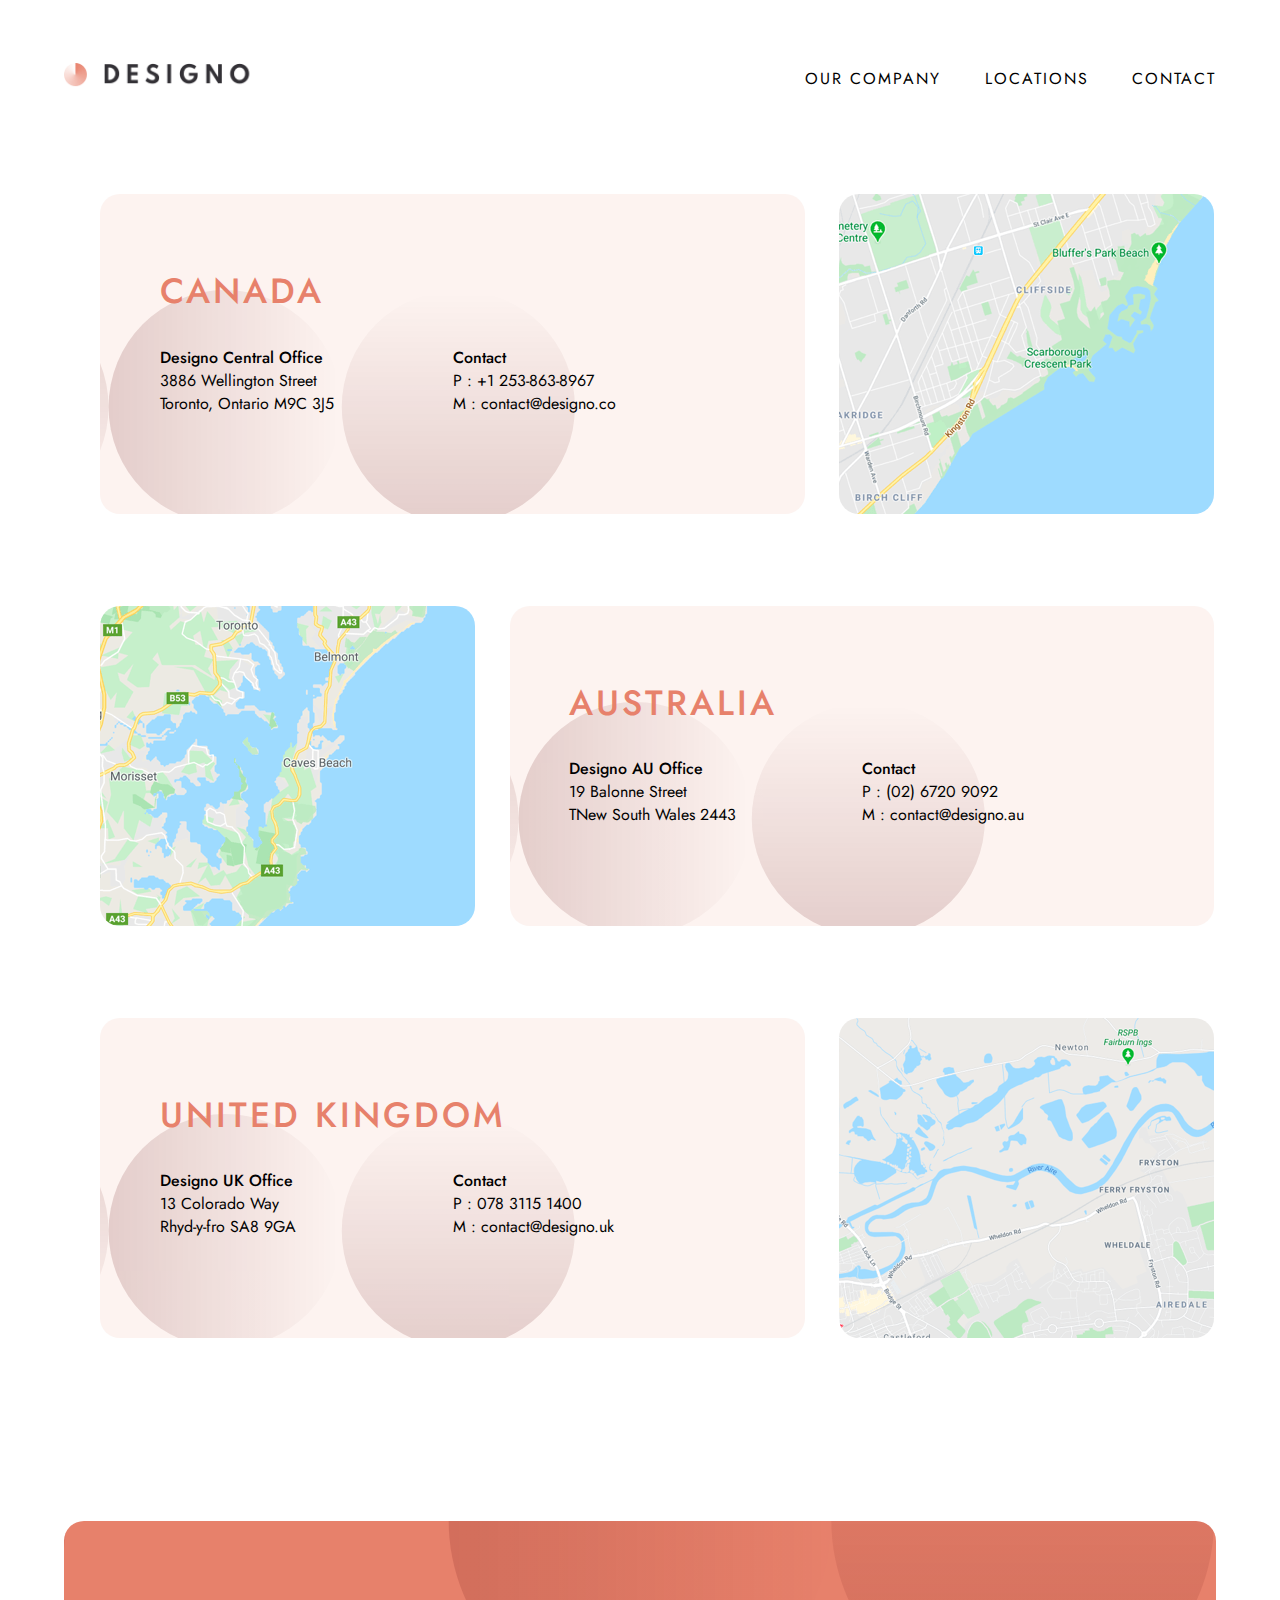
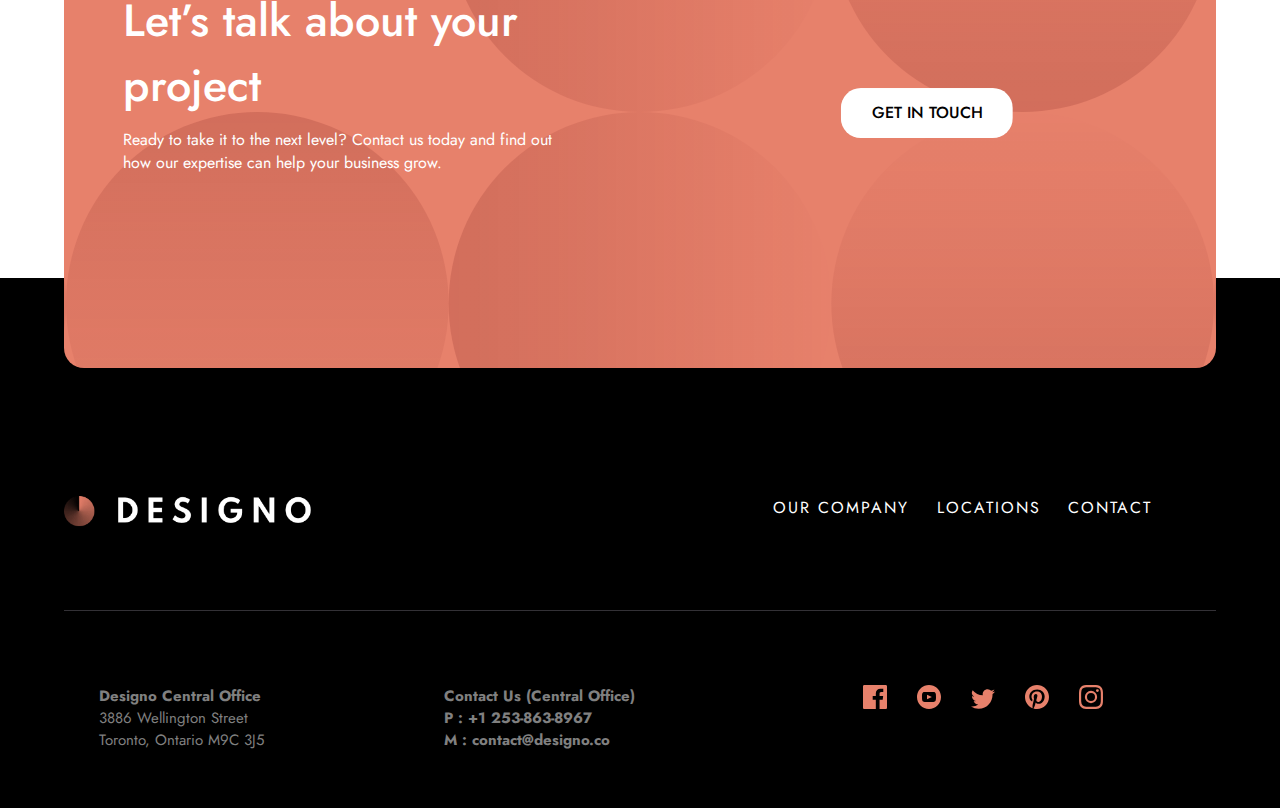
<file: Designo-code/locations.html>
<!DOCTYPE html>
<html lang="en">
<head>
  <meta charset="UTF-8">
  <meta name="viewport" content="width=device-width, initial-scale=1.0">

  <link rel="icon" type="image/png" sizes="32x32" href="./assets/favicon-32x32.png">
  
  <title>Frontend Mentor | Designo Agency Website Challenge</title>

  <!--Fonts-->
 <link rel="preconnect" href="https://fonts.gstatic.com">
 <link href="https://fonts.googleapis.com/css2?family=Jost:wght@400;500&display=swap" rel="stylesheet">
 <!--CSS-->
 <link rel="stylesheet" href="locations.css">
</head>
<body>

  <header>
    <div class="nav-bar">
     <a href="index.html"> <img class="logo" src=".//assets/shared/desktop/logo-dark.png" alt="logo"></a>

      
  
 
    <div id="myLinks" class="menu">
    <a href="about.html">Our Company</a>
    <a href="locations.html">Locations</a>
    <a href="contact.html">Contact</a>
   </div> 

   <!-- "Hamburger menu" / "Bar icon" to toggle the navigation links -->
  <a href="javascript:void(0);" class="icon"  onclick="myFunction()">
    <img id="icon" class="hamburger" src="./assets/shared/mobile/icon-hamburger.svg">
  </a>

   </div>
  </header>

  <section class="first locations">

    <div class="location pb20">

      <img  class="canada mob-tab" src="./assets/locations/tablet/image-map-canada.png">
      <img  class="canada desktop" src="./assets/locations/desktop/image-map-canada.png">

   
    
    <div class="ptrn2">
      <h2> Canada</h2> 

<div class="contact">
  <div>
    <h4>Designo Central Office</h4>
    <p>3886 Wellington Street</p>
    <p>Toronto, Ontario M9C 3J5</p>
  </div>
  
       
  
  <div>
    <h4>Contact</h4>
    <p>P : +1 253-863-8967</p>
   <p> M : contact@designo.co</p>
  </div>
</div>


    </div>
  </div>

  <div class="location pb20">
    
      <img class="australia mob-tab" src="./assets/locations/tablet/image-map-australia.png">
      <img class="australia desktop" src="./assets/locations/desktop/image-map-australia.png">
   
    
    <div class="ptrn2">
      <h2>Australia</h2> 

<div class="contact"> 
  <div>
    <h4> Designo AU Office</h4>
    <p>19 Balonne Street</p>
    <p>TNew South Wales 2443</p>
  </div>
       
  
  <div>
    <h4>Contact</h4>
    <p>P : (02) 6720 9092</p>
   <p> M : contact@designo.au</p>
  </div>
</div>


    </div>
  </div>

  <div class="location pb20">
    
      <img class="uk mob-tab" src="./assets/locations/tablet/image-map-uk.png">
      <img class="uk desktop" src="./assets/locations/desktop/image-map-united-kingdom.png">
    
    <div class="ptrn2">
      <h2>United Kingdom</h2> 

<div class="contact">
  <div>
    <h4>Designo UK Office</h4>
    <p>13 Colorado Way</p>
    <p> Rhyd-y-fro SA8 9GA</p>
  </div>
       
  
  <div>
    <h4>Contact</h4>
    <p>P : 078 3115 1400</p>
   <p> M : contact@designo.uk</p>
  </div>
</div>


    </div>
  </div>

  </section>

  <section class="talk orange rounded">
    <div>
      <h1>Let’s talk about your project</h1> 
  
      <p>Ready to take it to the next level? 
       Contact us today and find out how our expertise can help your business grow.</p>
    </div>
  
  <div class="touchBtn">
 <a href="contact.html"><button class="rounded">Get in touch</button></a> 
  </div>
   
  
  </section>
  
   <footer class="black">
    <div class="nav">
      <img class="logoL" src=".//assets/shared/desktop/logo-light.png" alt="logo">

    <div class="links">
      <a href="about.html">Our company</a>
      <a href="locations.html">Locations</a>
      <a href="contact.html">Contact</a>
    
    </div>
</div>
   <hr/>
    <div class="contact">
      <div class="adress">
      <p>Designo Central Office</p>  
      <p>3886 Wellington Street</p>
      <p>Toronto, Ontario M9C 3J5</p>
      </div>
      
      <div class="mail">
      <p>Contact Us (Central Office)</p>  
       <p>P : +1 253-863-8967</p> 
       <p>M : contact@designo.co</p> 
      </div>
     
      <div class="social">
        <a href="http://www.facebook.com">
       <img src=".//assets/shared/desktop/icon-facebook.svg" alt="facebook">
      </a>

      <a href="http://www.youtube.com">
       <img src=".//assets/shared/desktop/icon-youtube.svg" alt="youtube">
      </a>

       <a href="http://www.twitter.com">
        <img src=".//assets/shared/desktop/icon-twitter.svg" alt="twitter">
      </a>
       

       <a href="http://www.pinterest.com">
       <img src=".//assets/shared/desktop/icon-pinterest.svg" alt="pinterest">
      </a>

       <a href="http://www.instagram.com">
       <img src=".//assets/shared/desktop/icon-instagram.svg" alt="instagram">
      </a>
      </div>
    </div>
   
  </footer>

    <!--!JS-->
  <script src="https://ajax.googleapis.com/ajax/libs/jquery/3.5.1/jquery.min.js"></script>
 <script src="index.js"></script>
 <script src="locations.js"></script>
 
</body>
</html>
</file>
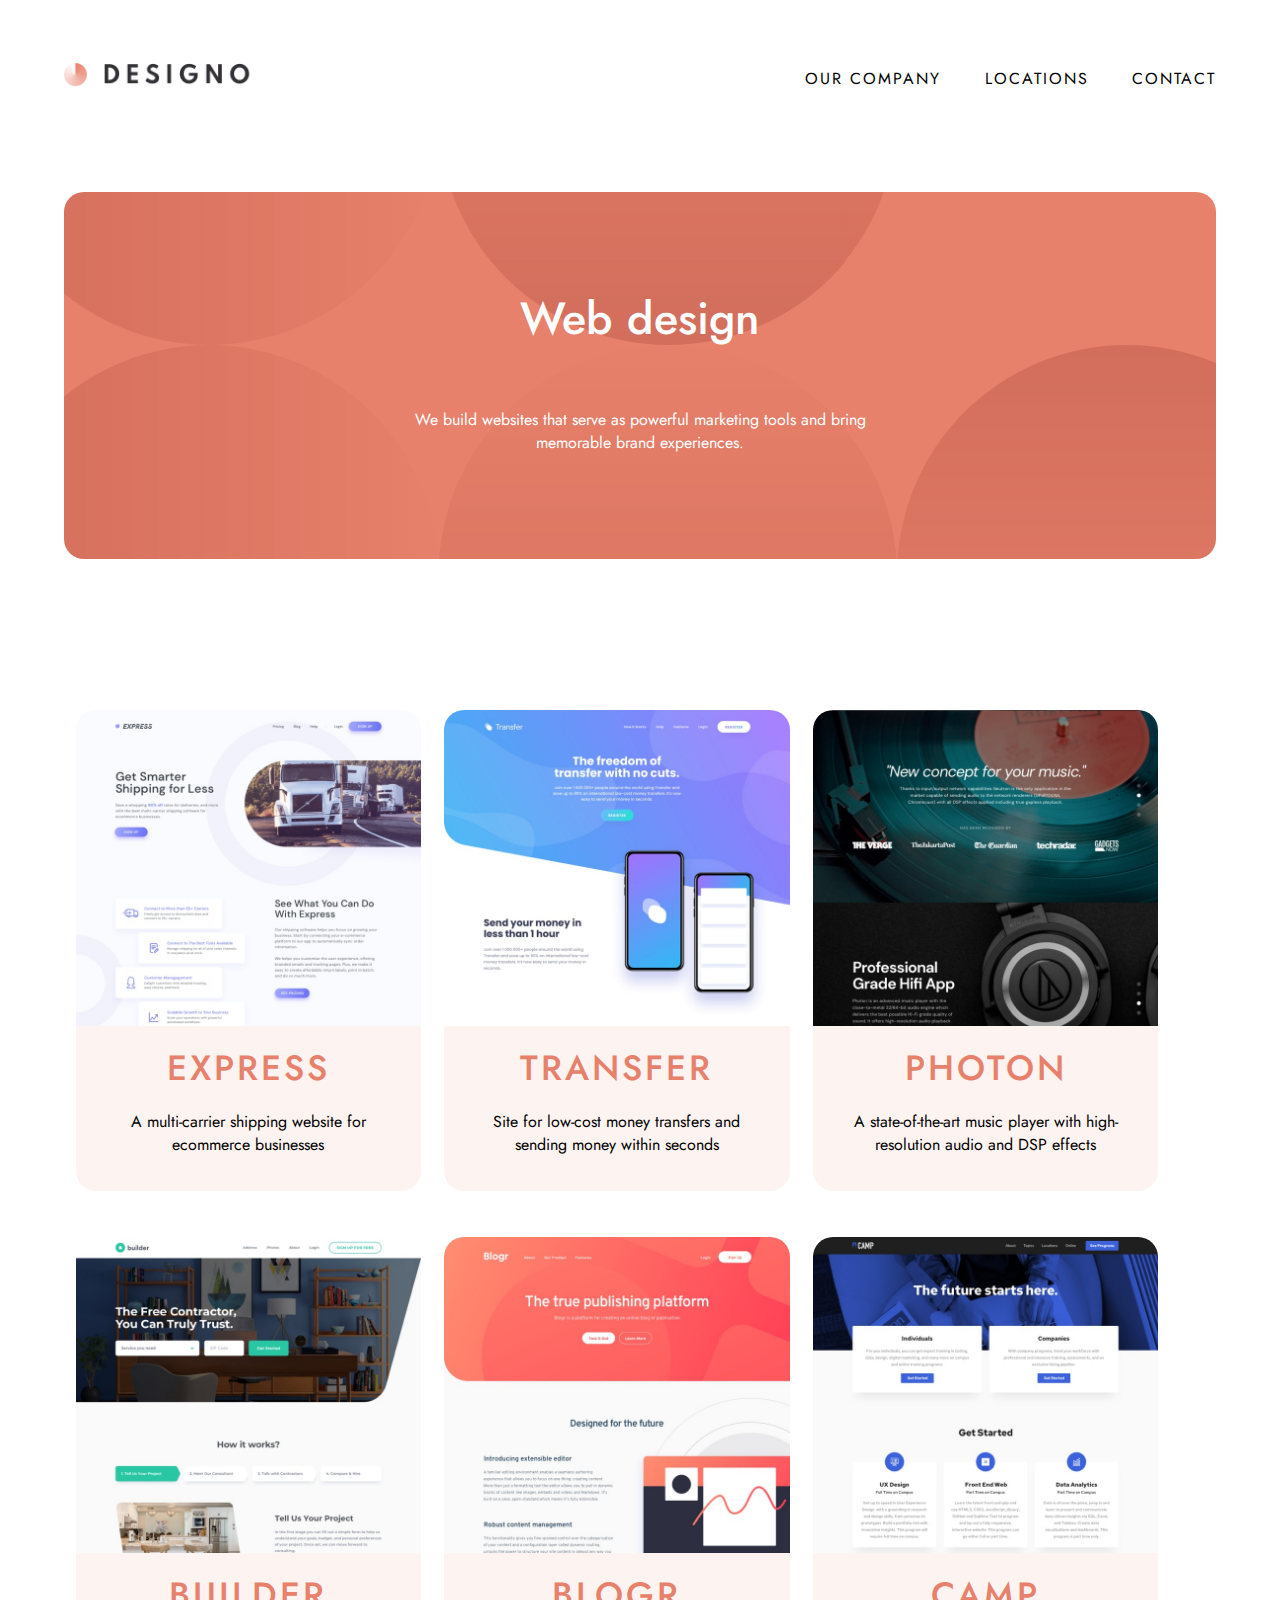
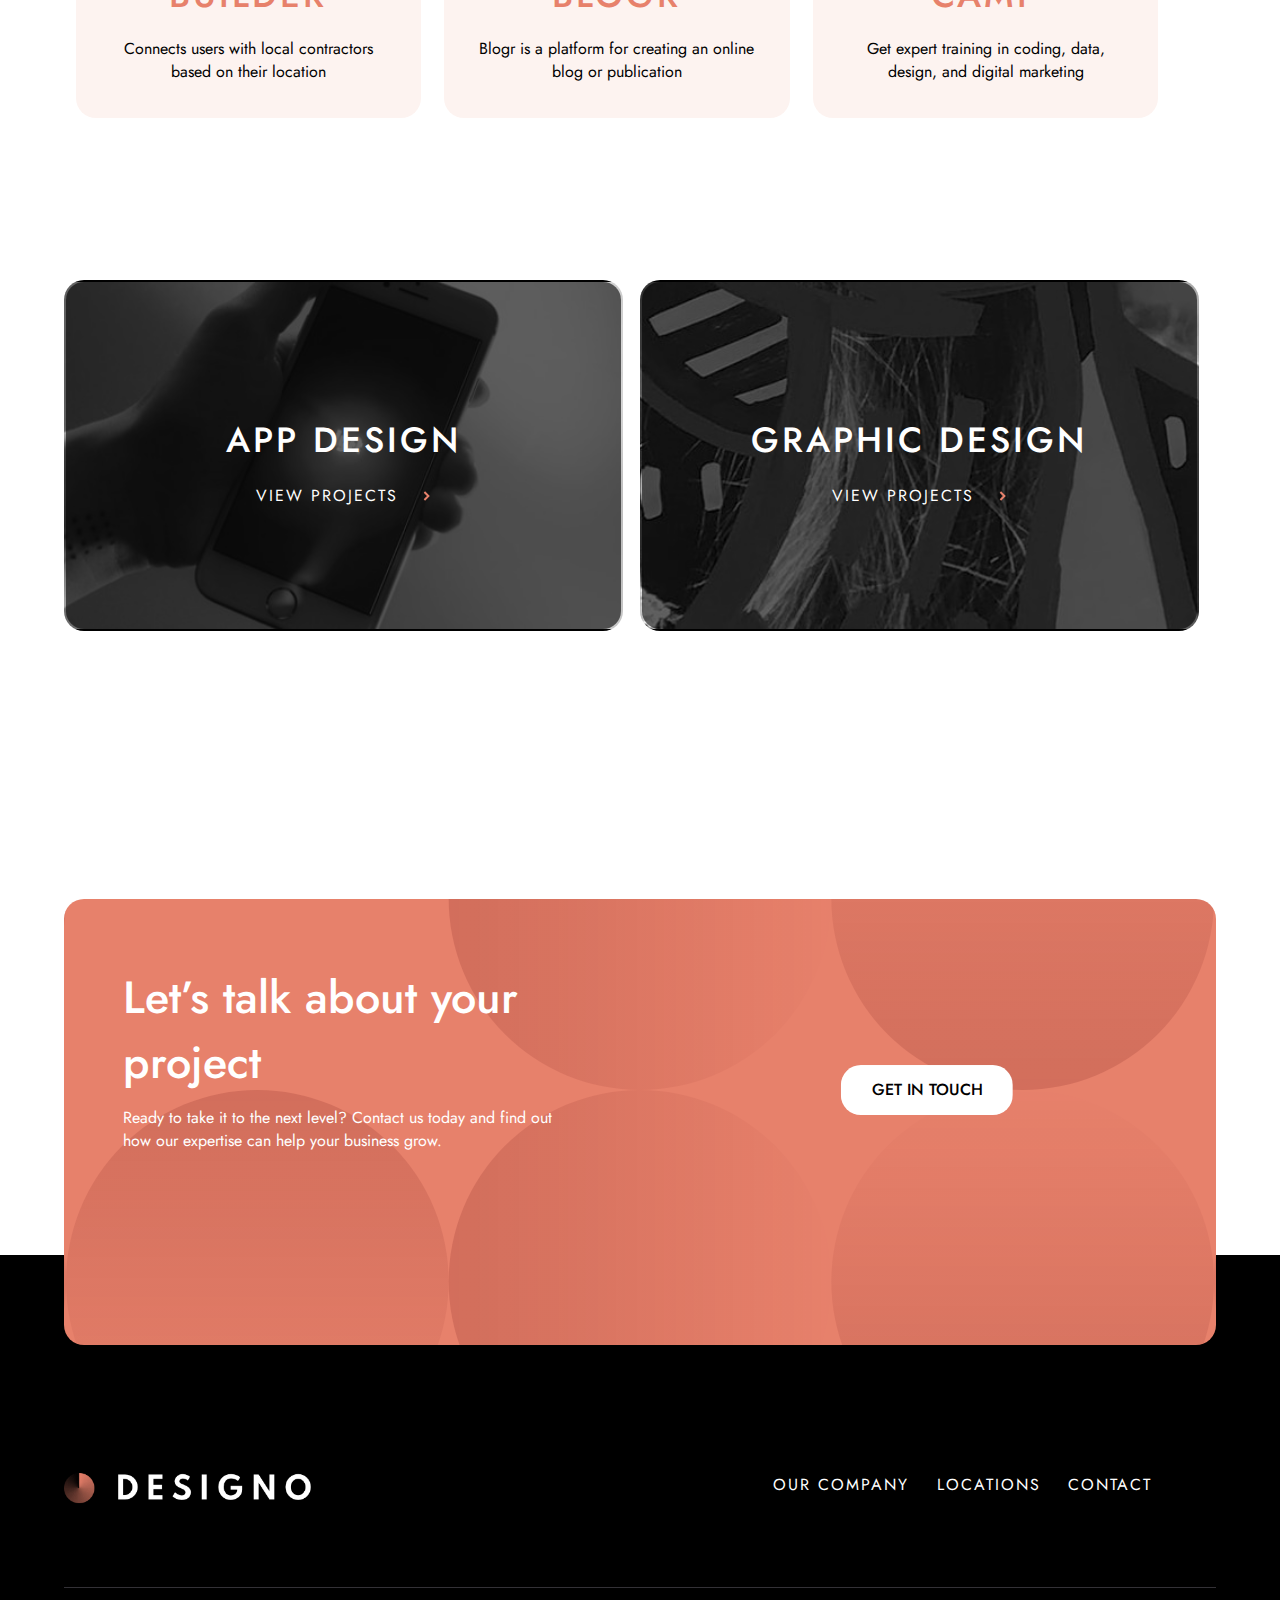
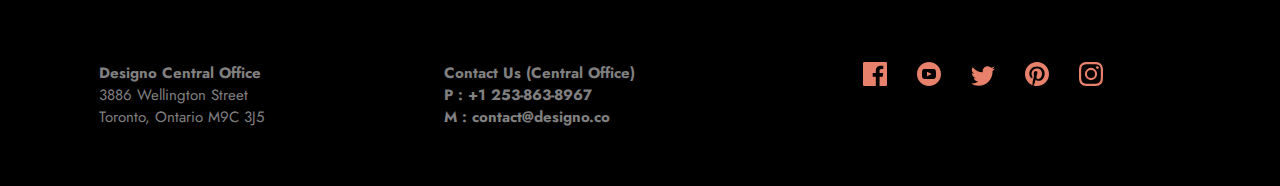
<file: Designo-code/web-design.html>
<!DOCTYPE html>
<html lang="en">
<head>
  <meta charset="UTF-8">
  <meta name="viewport" content="width=device-width, initial-scale=1.0">

  <link rel="icon" type="image/png" sizes="32x32" href="./assets/favicon-32x32.png">
  
  <title>+Designo Agency || Web-design</title>

   <!--Fonts-->
 <link rel="preconnect" href="https://fonts.gstatic.com">
 <link href="https://fonts.googleapis.com/css2?family=Jost:wght@400;500&display=swap" rel="stylesheet">
 <!--CSS-->
 <link rel="stylesheet" href="web-design.css">
</head>
<body>

  <header>
    <div class="nav-bar">
      <a href="index.html"> <img class="logo" src=".//assets/shared/desktop/logo-dark.png" alt="logo"></a>

      
  
 
    <div id="myLinks" class="menu">
    <a href="about.html">Our Company</a>
    <a href="locations.html">Locations</a>
    <a href="contact.html">Contact</a>
   </div> 

   <!-- "Hamburger menu" / "Bar icon" to toggle the navigation links -->
  <a href="javascript:void(0);" class="icon"  onclick="myFunction()">
    <img id="icon" class="hamburger" src="./assets/shared/mobile/icon-hamburger.svg">
  </a>

   </div>
  </header>

<section class="orange first design pb20">
  <h1>Web design</h1>
  <p class="plr30">We build websites that serve as powerful marketing tools and bring memorable brand experiences.</p>
  
</section>
 
<section class="projects">

  <div class="project">
  <div class="pic">
    <img src="./assets/web-design/desktop/image-express.jpg">
  </div>
  
  <div class="light">
    <div>
      <h2>Express</h2> 
      <p>A multi-carrier shipping website for ecommerce businesses</p>
    </div>
    
  </div>
</div>

<div class="project">
  <div class="pic">
    <img src="./assets/web-design/desktop/image-transfer.jpg">
  </div> 
<div class="light">
  <div>
    <h2>Transfer</h2>
  <p>Site for low-cost money transfers and sending money within seconds</p>
  </div>
  
</div>
</div>
 
<div class="project">
  <div class="pic">
    <img src="./assets/web-design/desktop/image-photon.jpg">
  </div> 
<div class="light">
  <div>
    <h2>Photon</h2>
  <p>A state-of-the-art music player with high-resolution audio and DSP effects</p>
  </div>
  
</div>
</div>
 
<div class="project">
  <div class="pic">
    <img src="./assets/web-design/desktop/image-builder.jpg">
  </div> 
<div class="light">
  <div>
    <h2>Builder</h2>
  <p>Connects users with local contractors based on their location</p>
  </div>
  
</div>
</div>
 
<div class="project">
  <div class="pic">
    <img src="./assets/web-design/desktop/image-blogr.jpg">
  </div> 
<div class="light">
  <div> 
    <h2>Blogr</h2>
    <p>Blogr is a platform for creating an online blog or publication</p>
  </div>
 
</div>
</div>
 
<div class="project">
  <div class="pic">
    <img src="./assets/web-design/desktop/image-camp.jpg">
  </div> 
<div class="light">
  <div>
    <h2>Camp</h2>
    <p>Get expert training in coding, data, design, and digital marketing</p>
  </div>
 
</div>
</div>
  
</section>
 
<section class="offer">
<div class="app black rounded shadow bg-image two">
  <div class="centered">
    <h2>App Design</h2> 
 <a href="app-design.html">View Projects<img class="arrow" src="./assets/shared/desktop/icon-right-arrow.svg" ></a>
  </div>
 
</div>

<div class="graphic black rounded shadow bg-image two">
  <div class="centered">
    <h2>Graphic Design</h2> 
 <a href="graphic-design.html">View Projects<img class="arrow" src="./assets/shared/desktop/icon-right-arrow.svg" ></a>
  </div>
</section>

<section class="talk orange rounded">
  <div>
    <h1>Let’s talk about your project</h1> 

    <p>Ready to take it to the next level? 
     Contact us today and find out how our expertise can help your business grow.</p>
  </div>

<div class="touchBtn">
  <a href="contact.html"><button class="rounded">Get in touch</button></a>
</div>
 

</section>

 <footer class="black">
  <div class="nav">
    <img class="logoL" src=".//assets/shared/desktop/logo-light.png" alt="logo">

  <div class="links">
    <a href="about.html">Our company</a>
    <a href="locations.html">Locations</a>
    <a href="contact.html">Contact</a>
  
  </div>
</div>
 <hr/>
  <div class="contact">
    <div class="adress">
    <p>Designo Central Office</p>  
    <p>3886 Wellington Street</p>
    <p>Toronto, Ontario M9C 3J5</p>
    </div>
    
    <div class="mail">
    <p>Contact Us (Central Office)</p>  
     <p>P : +1 253-863-8967</p> 
     <p>M : contact@designo.co</p> 
    </div>
   
    <div class="social">
      <a href="http://www.facebook.com">
     <img src=".//assets/shared/desktop/icon-facebook.svg" alt="facebook">
    </a>

    <a href="http://www.youtube.com">
     <img src=".//assets/shared/desktop/icon-youtube.svg" alt="youtube">
    </a>

     <a href="http://www.twitter.com">
      <img src=".//assets/shared/desktop/icon-twitter.svg" alt="twitter">
    </a>
     

     <a href="http://www.pinterest.com">
     <img src=".//assets/shared/desktop/icon-pinterest.svg" alt="pinterest">
    </a>

     <a href="http://www.instagram.com">
     <img src=".//assets/shared/desktop/icon-instagram.svg" alt="instagram">
    </a>
    </div>
  </div>
 
</footer>
  
  <!--!JS-->
  <script src="index.js"></script>
  
</body>
</html>
</file>
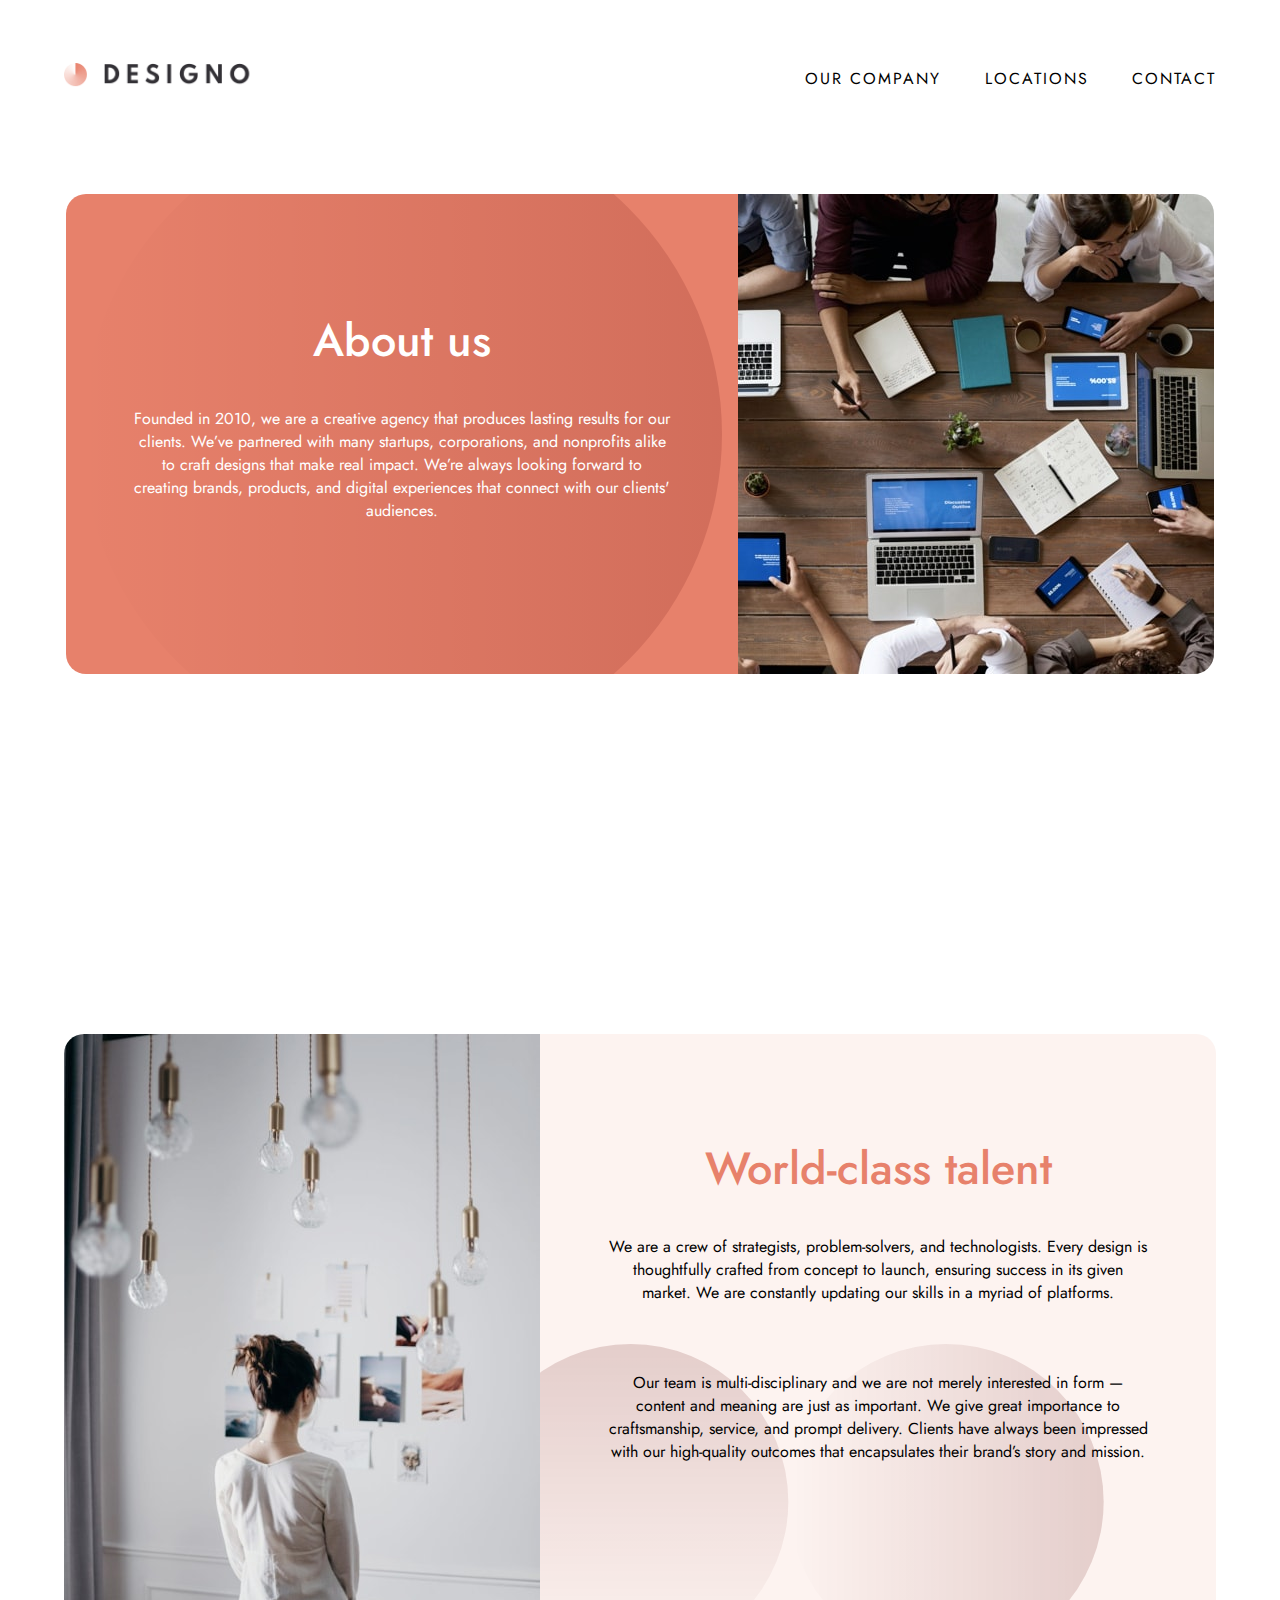
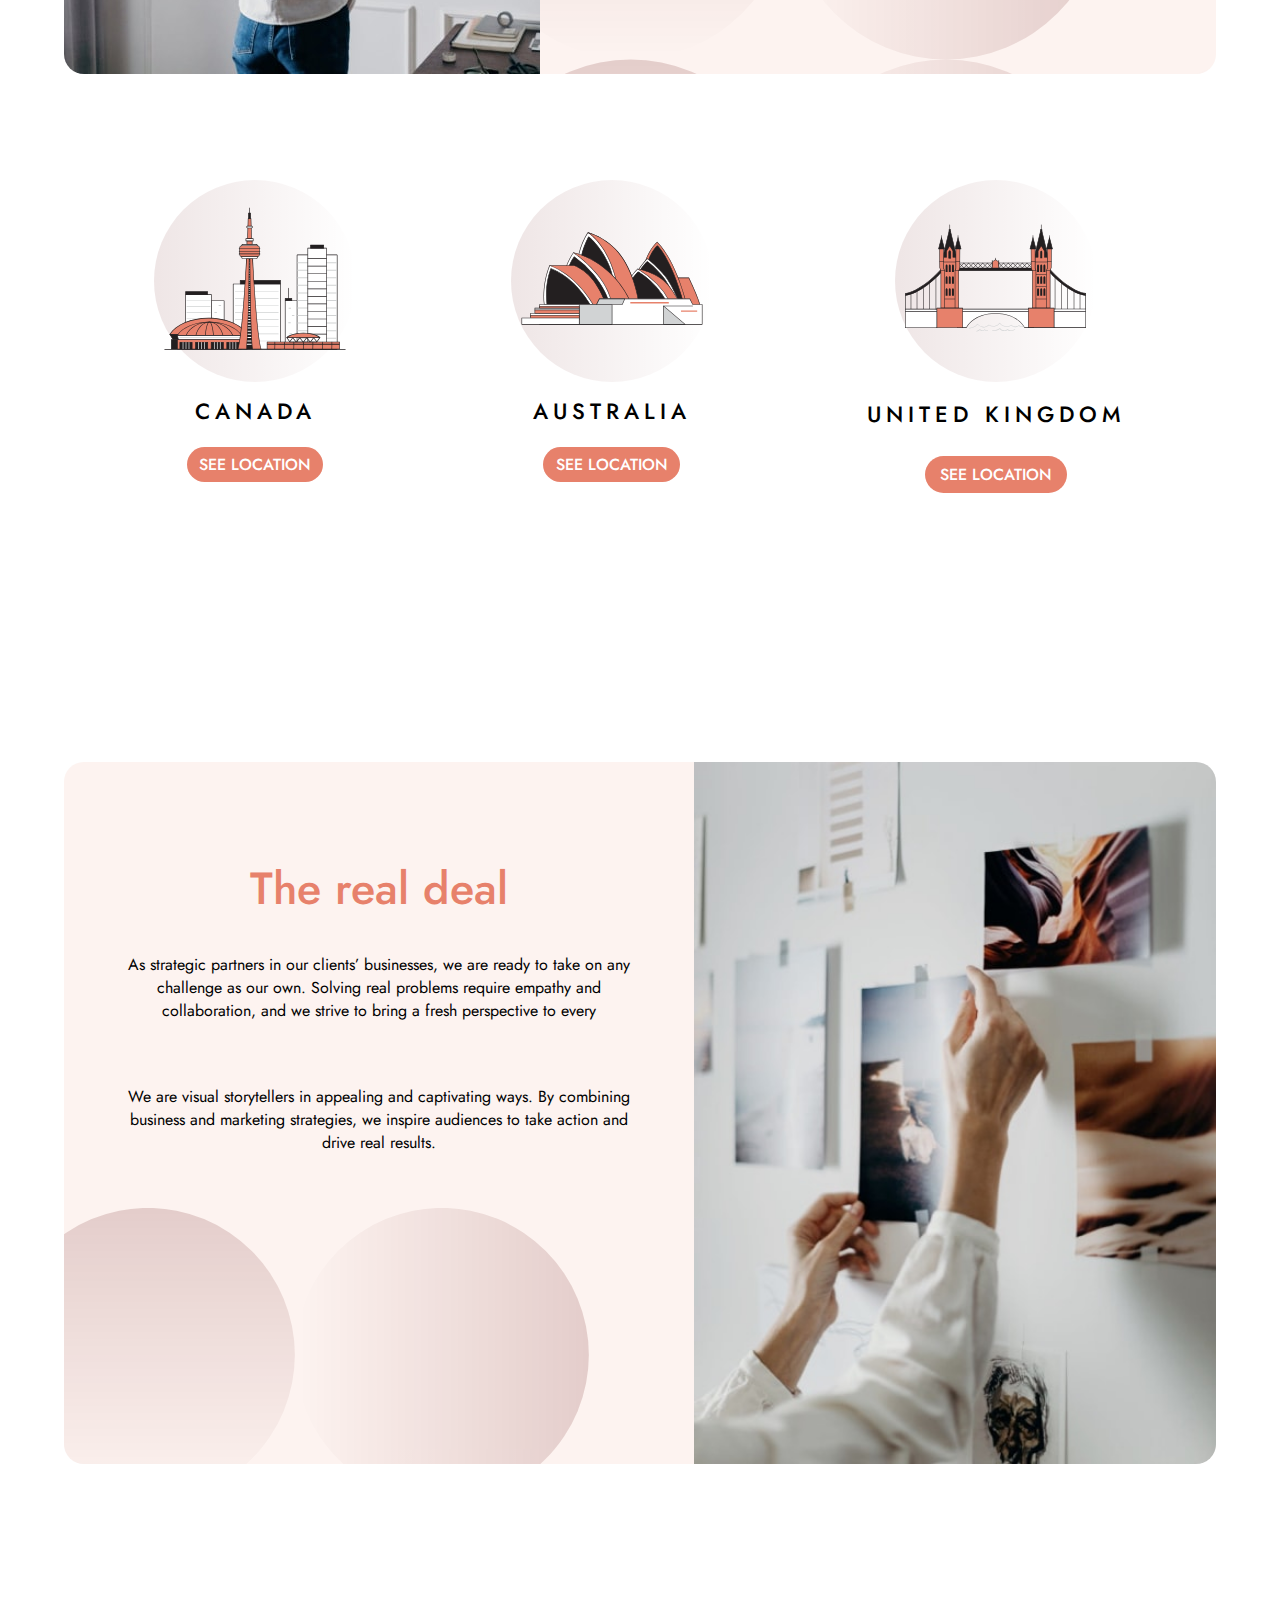
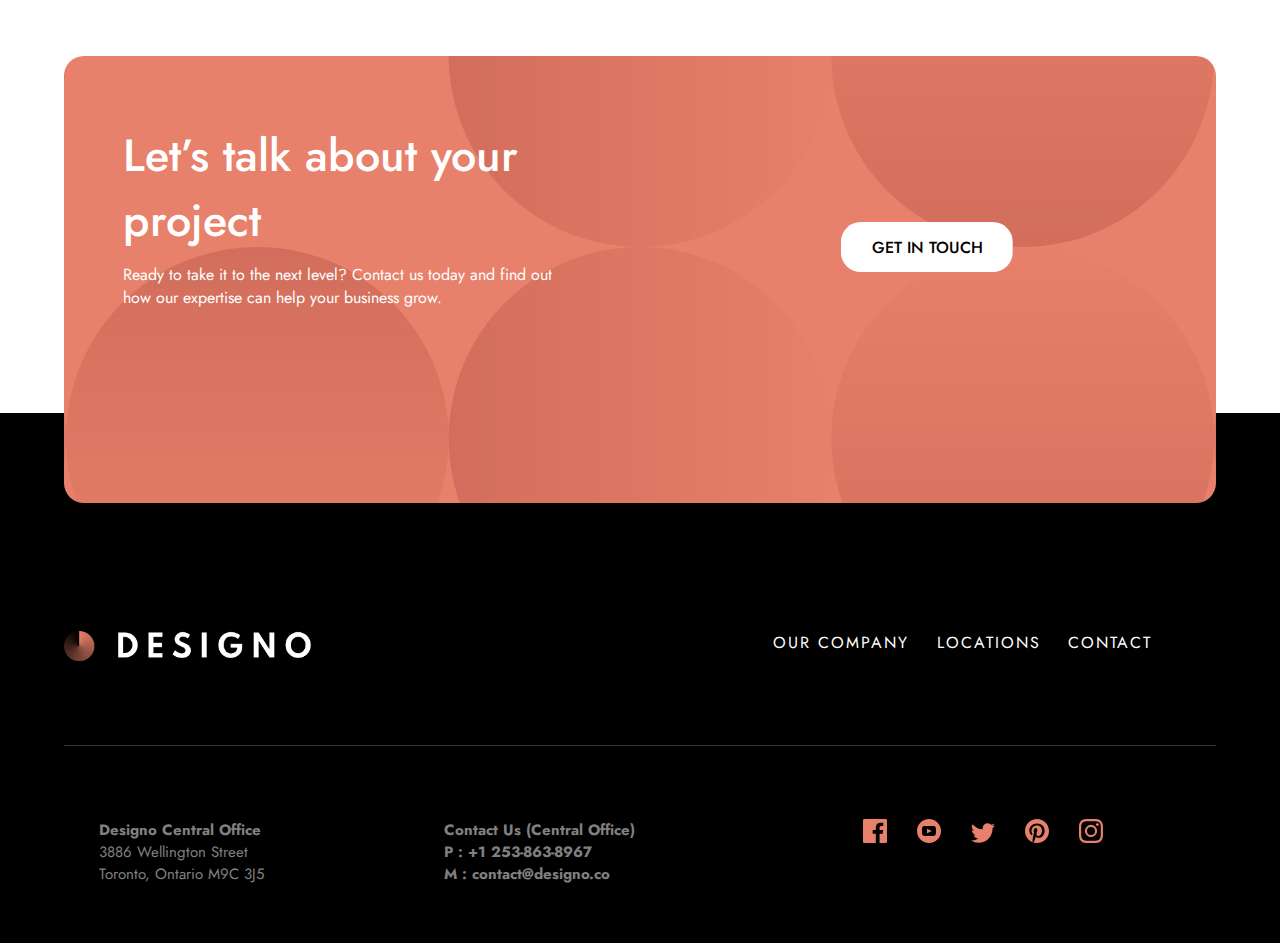
<file: starter-code/about.html>
<!DOCTYPE html>
<html lang="en">
<head>
  <meta charset="UTF-8">
  <meta name="viewport" content="width=device-width, initial-scale=1.0">

  <link rel="icon" type="image/png" sizes="32x32" href="./assets/favicon-32x32.png">
  
  <!--Fonts-->
 <link rel="preconnect" href="https://fonts.gstatic.com">
 <link href="https://fonts.googleapis.com/css2?family=Jost:wght@400;500&display=swap" rel="stylesheet">
 <!--CSS-->
 <link rel="stylesheet" href="about.css">

  <title>About || Designo Agency</title>
</head>
<body>

  <header>
    <div class="nav-bar">
      <a href="index.html"> <img class="logo" src=".//assets/shared/desktop/logo-dark.png" alt="logo"></a>

      
  
 
    <div id="myLinks" class="menu">
    <a href="about.html">Our Company</a>
    <a href="locations.html">Locations</a>
    <a href="contact.html">Contact</a>
   </div> 

   <!-- "Hamburger menu" / "Bar icon" to toggle the navigation links -->
  <a href="javascript:void(0);" class="icon"  onclick="myFunction()">
    <img id="icon" class="hamburger" src="./assets/shared/mobile/icon-hamburger.svg">
  </a>

   </div>
  </header>
  
  <section class="first about rounded-Tablet rounded-Desktop-Rev">
  
    <img  class="mobile" src="./assets/about/mobile/image-about-hero.jpg">
    <img class="tablet" src="./assets/about/tablet/image-about-hero.jpg">
    <img class="desktop" src="./assets/about/desktop/image-about-hero.jpg">

    <div class="orange pb20">
      <div>
        <h1>About us</h1>
        <p>Founded in 2010, we are a creative agency that produces lasting results for our clients. 
          We’ve partnered with many startups, corporations, and nonprofits alike to craft designs 
          that make real impact. We’re always looking forward to creating brands, products, and 
          digital experiences that connect with our clients' audiences.</p>
      </div>
  
    </div>
    
  </section>
  
<section class=" pb20 talent rounded-Tablet rounded-Desktop">

  <img class="mobile" src="./assets/about/mobile/image-world-class-talent.jpg">
  <img class="tablet" src="./assets/about/tablet/image-world-class-talent.jpg">
  <img class="desktop" src="./assets/about/desktop/image-world-class-talent.jpg">

  <div class="ptrn3">
    <div>
      <h1>World-class talent</h1>
    <p>We are a crew of strategists, problem-solvers, and technologists. Every design is thoughtfully 
      crafted from concept to launch, ensuring success in its given market. We are constantly updating 
      our skills in a myriad of platforms.</p>
    
      <p>Our team is multi-disciplinary and we are not merely interested in form — content and meaning 
      are just as important. We give great importance to craftsmanship, service, and prompt delivery. 
      Clients have always been impressed with our high-quality outcomes that encapsulates their 
      brand’s story and mission.</p>
    </div>
    
  </div>
 
</section>
  
<section class="loc">
  <div>
    <div class="circleS">  <img src="./assets/shared/desktop/illustration-canada.svg">
    </div>
  
   <h3>Canada</h3> 
  <button class="rounded btnOrange">See location</button>
  </div>
  
<div>
  <div class="circleS"><img src="./assets/shared/desktop/illustration-australia.svg"></div>
  
  <h3>Australia</h3> 
  <button class="rounded btnOrange">See location</button>
</div>
  
<div>
  <div class="circleS"><img src="./assets/shared/desktop/illustration-united-kingdom.svg"></div>
  
  <h3>United Kingdom</h3> 
  <button class="rounded btnOrange">See location</button>
</div>
  
</section>

<section class=" pb20 deal rounded-Tablet rounded-Desktop-Rev">
  <img class="mobile" src="./assets/about/mobile/image-real-deal.jpg">
  <img class="tablet" src="./assets/about/tablet/image-real-deal.jpg">
  <img class="desktop" src="./assets/about/desktop/image-real-deal.jpg">

  <div class="ptrn3">
    <div>
      <h1>The real deal</h1> 
      <p>As strategic partners in our clients’ businesses, we are ready to take on any challenge as our own.
        Solving real problems require empathy and collaboration, and we strive to bring a fresh perspective to every
    
      <p>We are visual storytellers in appealing and captivating ways. By combining business and marketing strategies, 
        we inspire audiences to take action and drive real results.</p>
    </div>
 
  </div>
 
</section>
  
<section class="talk orange rounded">
  <div>
    <h1>Let’s talk about your project</h1> 

    <p>Ready to take it to the next level? 
     Contact us today and find out how our expertise can help your business grow.</p>
  </div>

<div class="touchBtn">
<button class="rounded">Get in touch</button>
</div>
 

</section>
  
<footer class="black">
  <div class="nav">
    <img class="logoL" src=".//assets/shared/desktop/logo-light.png" alt="logo">

  <div class="links">
    <a href="about.html">Our company</a>
    <a href="locations.html">Locations</a>
    <a href="contact.html">Contact</a>
  
  </div>
</div>
 <hr/>
  <div class="contact">
    <div class="adress">
    <p>Designo Central Office</p>  
    <p>3886 Wellington Street</p>
    <p>Toronto, Ontario M9C 3J5</p>
    </div>
    
    <div class="mail">
    <p>Contact Us (Central Office)</p>  
     <p>P : +1 253-863-8967</p> 
     <p>M : contact@designo.co</p> 
    </div>
   
    <div class="social">
      <a href="http://www.facebook.com">
     <img src=".//assets/shared/desktop/icon-facebook.svg" alt="facebook">
    </a>

    <a href="http://www.youtube.com">
     <img src=".//assets/shared/desktop/icon-youtube.svg" alt="youtube">
    </a>

     <a href="http://www.twitter.com">
      <img src=".//assets/shared/desktop/icon-twitter.svg" alt="twitter">
    </a>
     

     <a href="http://www.pinterest.com">
     <img src=".//assets/shared/desktop/icon-pinterest.svg" alt="pinterest">
    </a>

     <a href="http://www.instagram.com">
     <img src=".//assets/shared/desktop/icon-instagram.svg" alt="instagram">
    </a>
    </div>
  </div>
 
</footer>

 <!--!JS-->
 <script src="https://ajax.googleapis.com/ajax/libs/jquery/3.5.1/jquery.min.js"></script>
 <script src="index.js"></script>

</body>
</html>
</file>
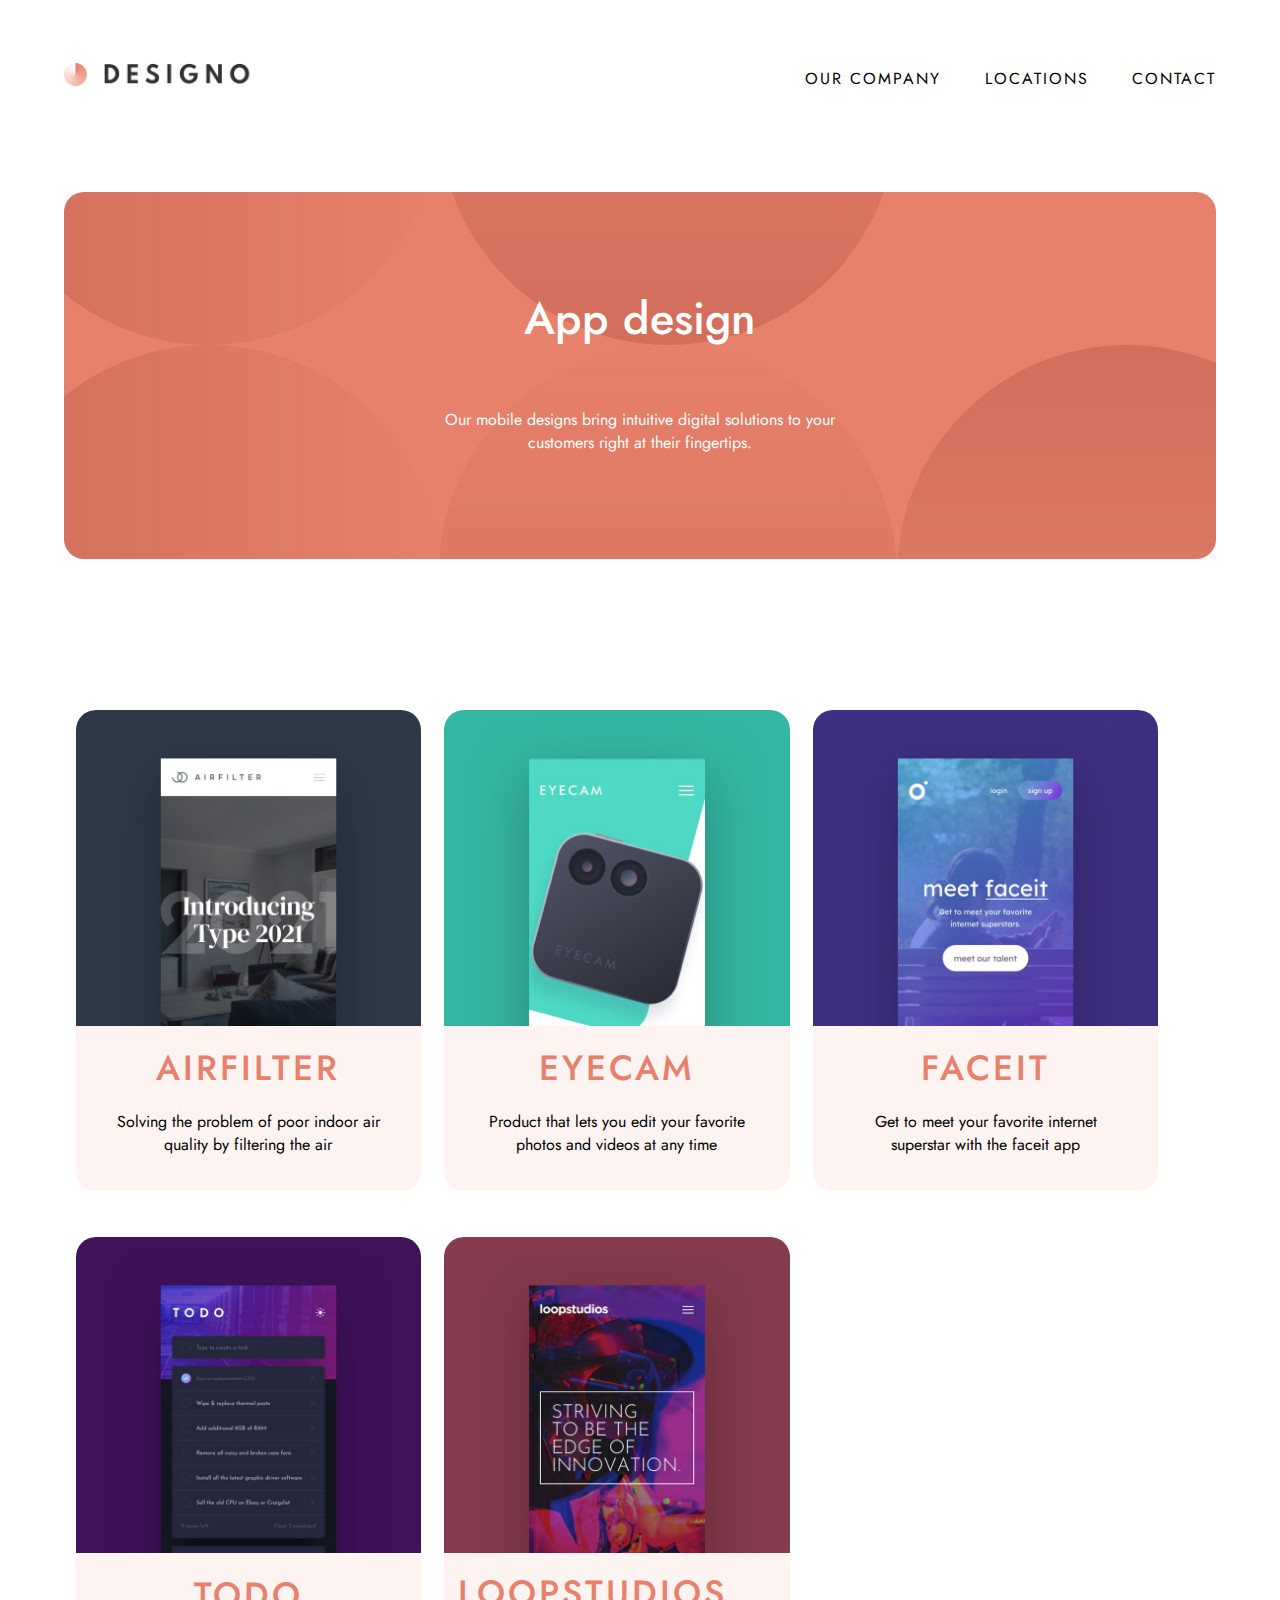
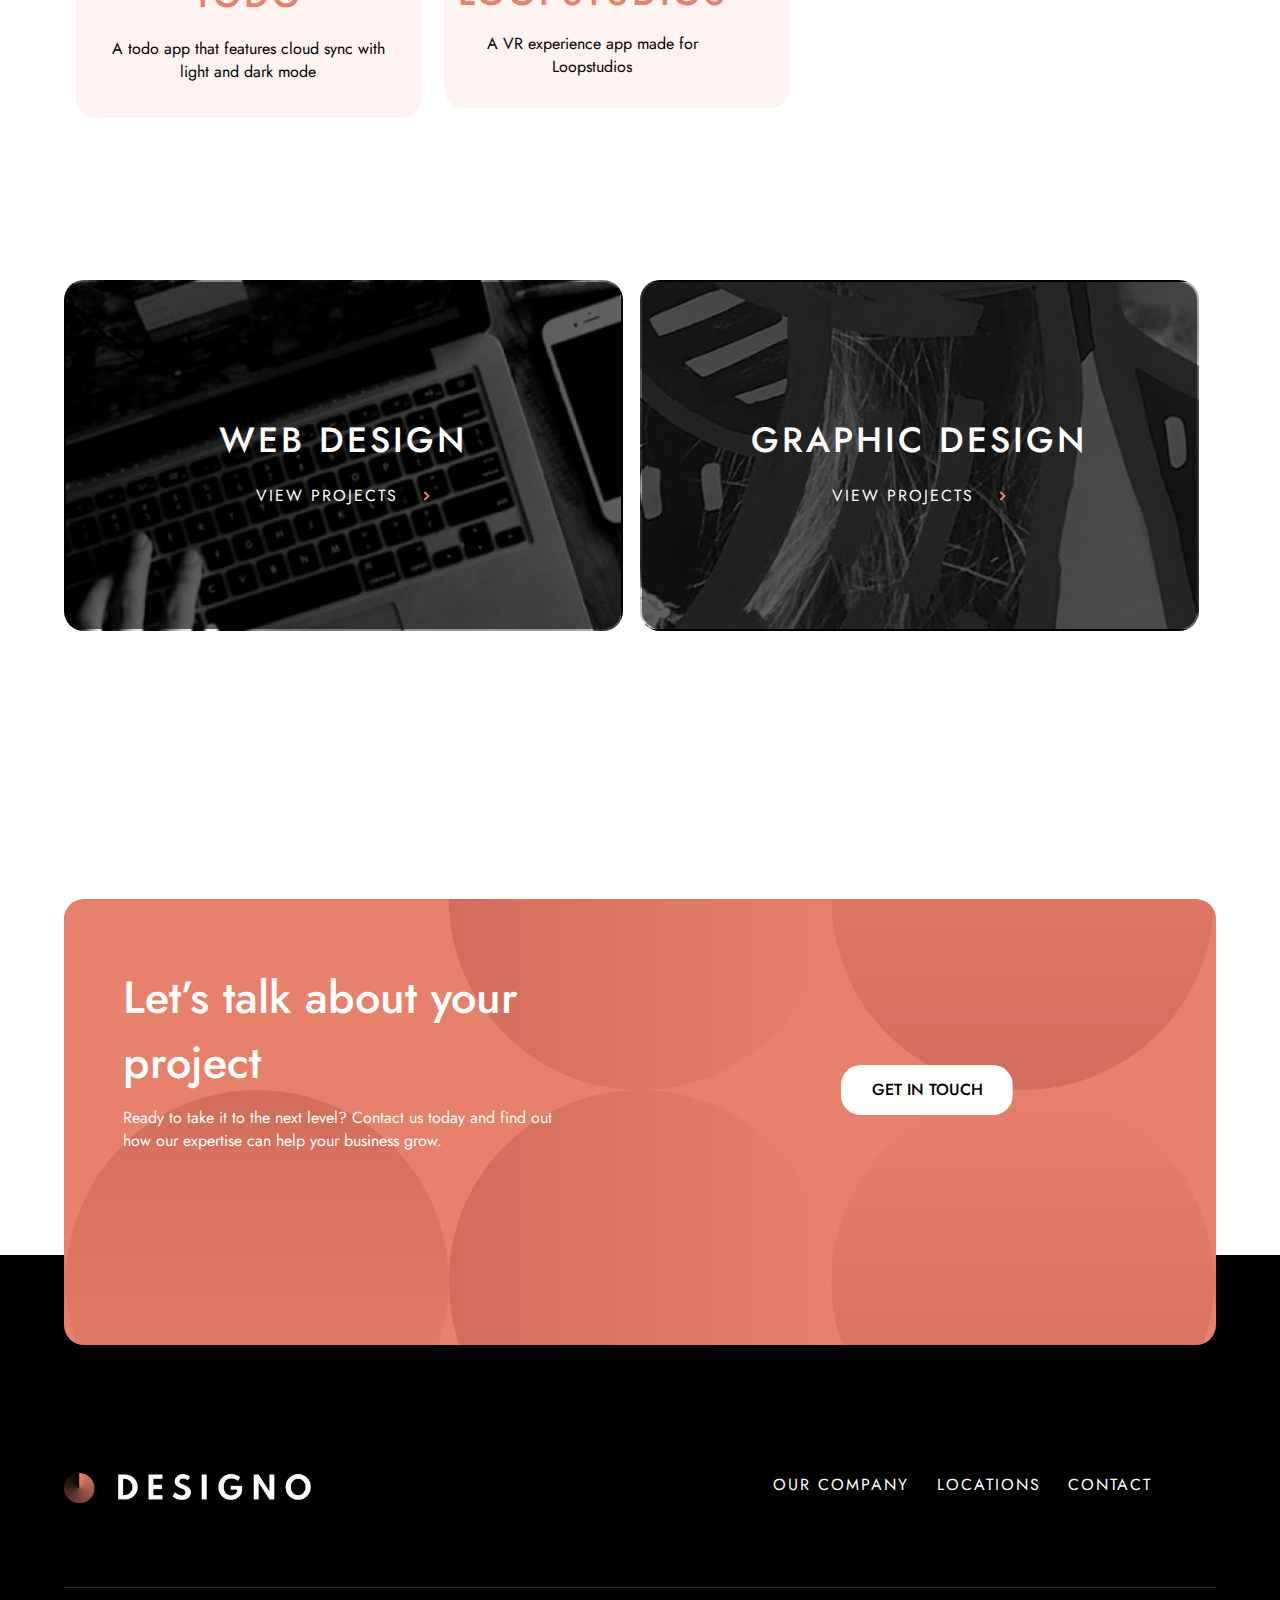
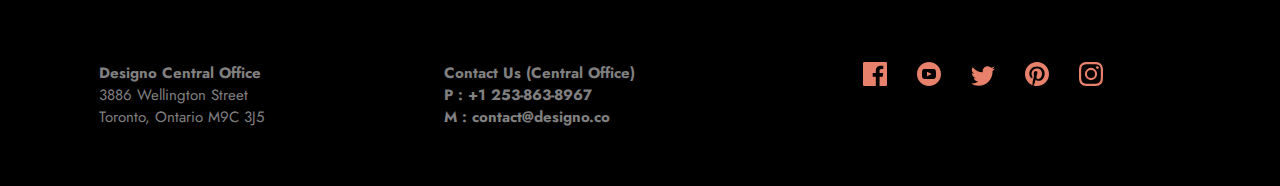
<file: starter-code/app-design.html>
<!DOCTYPE html>
<html lang="en">
<head>
  <meta charset="UTF-8">
  <meta name="viewport" content="width=device-width, initial-scale=1.0">

  <link rel="icon" type="image/png" sizes="32x32" href="./assets/favicon-32x32.png">
  
  <title>Designo Agency || App-design</title>

  <!--Fonts-->
 <link rel="preconnect" href="https://fonts.gstatic.com">
 <link href="https://fonts.googleapis.com/css2?family=Jost:wght@400;500&display=swap" rel="stylesheet">
 <!--CSS-->
 <link rel="stylesheet" href="app-design.css">

</head>

<body>

  <header>
    <div class="nav-bar">
      <a href="index.html"> <img class="logo" src=".//assets/shared/desktop/logo-dark.png" alt="logo"></a>

  
    <div id="myLinks" class="menu">
    <a href="about.html">Our Company</a>
    <a href="locations.html">Locations</a>
    <a href="contact.html">Contact</a>
   </div> 

   <!-- "Hamburger menu" / "Bar icon" to toggle the navigation links -->
  <a href="javascript:void(0);" class="icon"  onclick="myFunction()">
    <img id="icon" class="hamburger" src="./assets/shared/mobile/icon-hamburger.svg">
  </a>

   </div>
  </header>

<section class="orange first design pb20">
  <h1>App design</h1>
  <p class="plr30">Our mobile designs bring intuitive digital solutions to your customers right at their fingertips.</p>
  
</section>

<section class="projects">

  <div class="project">
 <div class="pic">
  <img src="./assets/app-design/desktop/image-airfilter.jpg">

 </div>
    
  
  <div class="light">
    <div>
      <h2>Airfilter</h2> 
    <p>Solving the problem of poor indoor air quality by filtering the air</p>
    </div>
    
  </div>

</div>

<div class="project">
  <div class="pic">
    <img src="./assets/app-design/desktop/image-eyecam.jpg">
  </div>
  
  <div class="light">
    <div>
      <h2>Eyecam</h2> 
      <p>Product that lets you edit your favorite photos and videos at any time</p>
    </div>
   
  </div>
</div>

<div class="project">
  <div class="pic">
    <img src="./assets/app-design/desktop/image-faceit.jpg">
  </div>
  
  <div class="light">
    <div>
      <h2>Faceit</h2> 
      <p>Get to meet your favorite internet superstar with the faceit app</p>
    </div>
   
  </div>
</div>

<div class="project">
  <div class="pic">
    <img src="./assets/app-design/desktop/image-todo.jpg">
  </div>
  
  <div class="light">
    <div>
      <h2>Todo</h2> 
    <p> A todo app that features cloud sync with light and dark mode</p>
    </div>
    
  </div>
</div>

<div class="project">
  <div class="pic">
    <img src="./assets/app-design/desktop/image-loopstudios.jpg">
  </div>
  
  <div class="light">
    <div>
      <h2>Loopstudios</h2> 
      <p>A VR experience app made for Loopstudios</p>
    </div>
 
  </div>
</div>

</section>
 

<section class="offer">
  <div class="web black rounded shadow bg-image two">
    <div class="centered">
      <h2>Web Design</h2> 
    <a href="web-design.html">View Projects<img class="arrow" src="./assets/shared/desktop/icon-right-arrow.svg" ></a> 
    </div>
  </div>

  <div class="graphic black rounded shadow bg-image two">
    <div class="centered">
      <h2>Graphic Design</h2> 
   <a href="graphic-design.html">View Projects<img class="arrow" src="./assets/shared/desktop/icon-right-arrow.svg" ></a>
    </div>
   
  </div>
 
</section>

<section class="talk orange rounded">
  <div>
    <h1>Let’s talk about your project</h1> 

    <p>Ready to take it to the next level? 
     Contact us today and find out how our expertise can help your business grow.</p>
  </div>

<div class="touchBtn">
<button class="rounded">Get in touch</button>
</div>
 

</section>

 <footer class="black">
  <div class="nav">
    <img class="logoL" src=".//assets/shared/desktop/logo-light.png" alt="logo">

  <div class="links">
    <a href="about.html">Our company</a>
    <a href="locations.html">Locations</a>
    <a href="contact.html">Contact</a>
  
  </div>
</div>
 <hr/>
  <div class="contact">
    <div class="adress">
    <p>Designo Central Office</p>  
    <p>3886 Wellington Street</p>
    <p>Toronto, Ontario M9C 3J5</p>
    </div>
    
    <div class="mail">
    <p>Contact Us (Central Office)</p>  
     <p>P : +1 253-863-8967</p> 
     <p>M : contact@designo.co</p> 
    </div>
   
    <div class="social">
      <a href="http://www.facebook.com">
     <img src=".//assets/shared/desktop/icon-facebook.svg" alt="facebook">
    </a>

    <a href="http://www.youtube.com">
     <img src=".//assets/shared/desktop/icon-youtube.svg" alt="youtube">
    </a>

     <a href="http://www.twitter.com">
      <img src=".//assets/shared/desktop/icon-twitter.svg" alt="twitter">
    </a>
     

     <a href="http://www.pinterest.com">
     <img src=".//assets/shared/desktop/icon-pinterest.svg" alt="pinterest">
    </a>

     <a href="http://www.instagram.com">
     <img src=".//assets/shared/desktop/icon-instagram.svg" alt="instagram">
    </a>
    </div>
  </div>
 
</footer>

  <!--!JS-->
  <script src="index.js"></script>
 
</body>
</html>
</file>
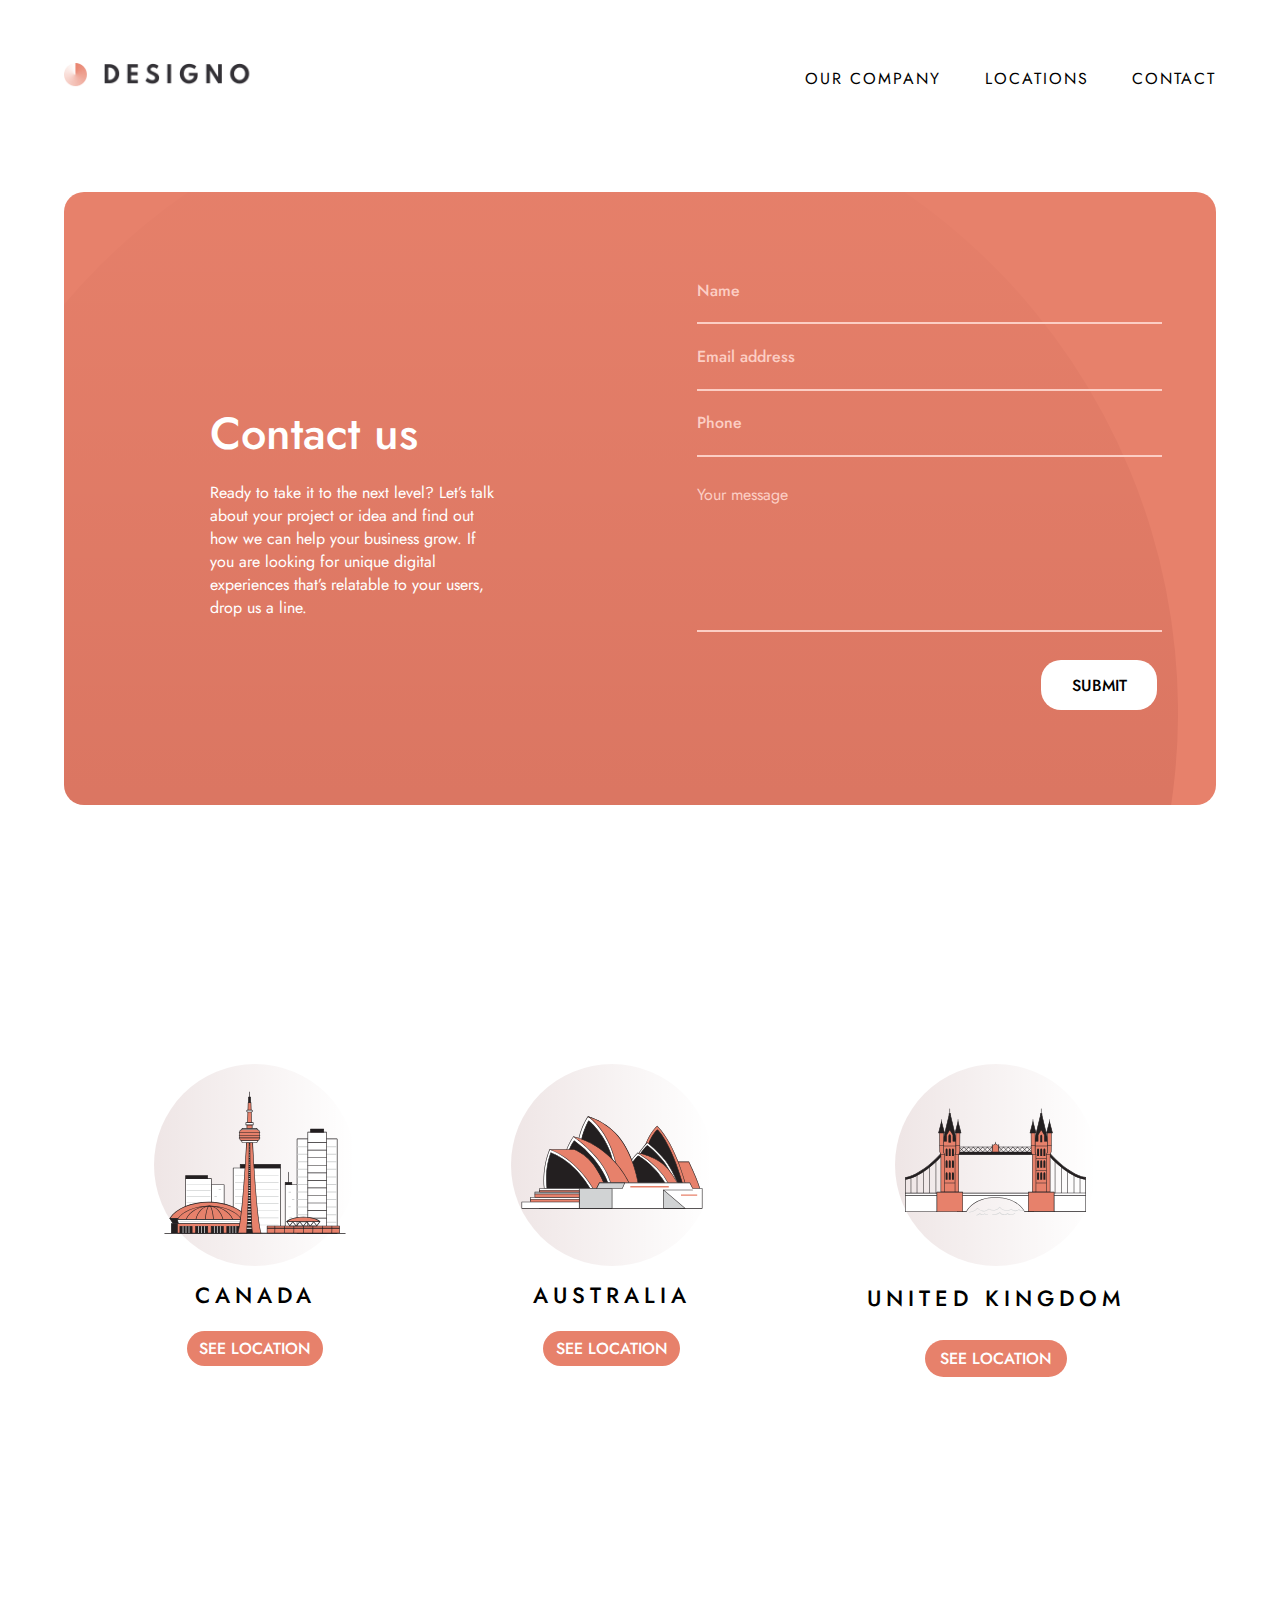
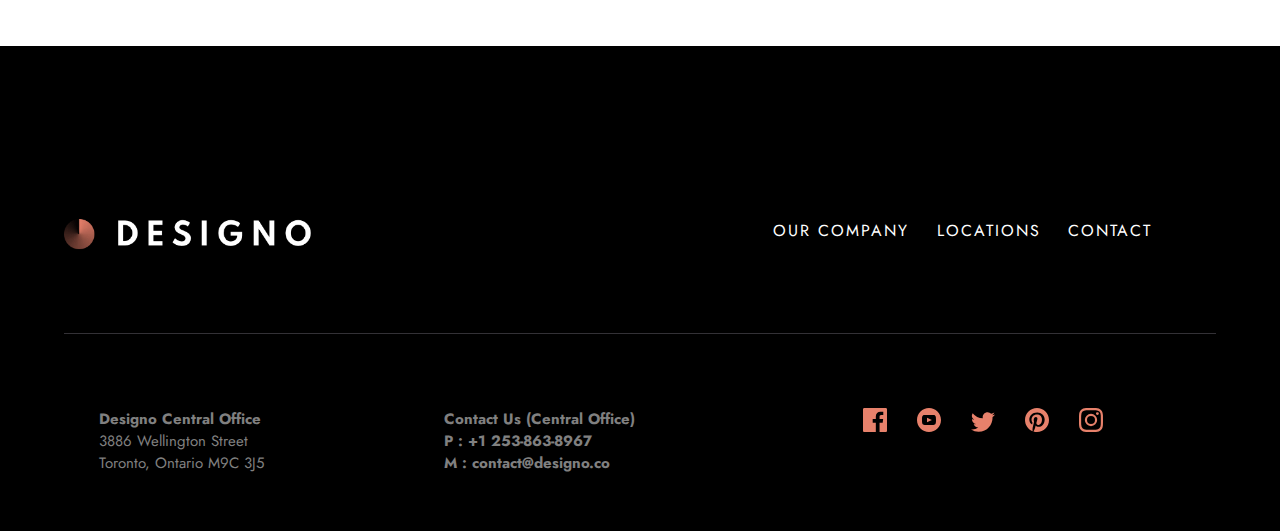
<file: starter-code/contact.html>
<!DOCTYPE html>
<html lang="en">
<head>
  <meta charset="UTF-8">
  <meta name="viewport" content="width=device-width, initial-scale=1.0">

  <link rel="icon" type="image/png" sizes="32x32" href="./assets/favicon-32x32.png">
  
  <title> Designo Agency || Contact</title>
  <!--Fonts-->
 <link rel="preconnect" href="https://fonts.gstatic.com">
 <link href="https://fonts.googleapis.com/css2?family=Jost:wght@400;500&display=swap" rel="stylesheet">
 <!--CSS-->
 <link rel="stylesheet" href="contact.css">
</head>
<body>
  <header>
    <div class="nav-bar">
      <a href="index.html"> <img class="logo" src=".//assets/shared/desktop/logo-dark.png" alt="logo"></a>

      
  
 
    <div id="myLinks" class="menu">
    <a href="about.html">Our Company</a>
    <a href="locations.html">Locations</a>
    <a href="contact.html">Contact</a>
   </div> 

   <!-- "Hamburger menu" / "Bar icon" to toggle the navigation links -->
  <a href="javascript:void(0);" class="icon"  onclick="myFunction()">
    <img id="icon" class="hamburger" src="./assets/shared/mobile/icon-hamburger.svg">
  </a>

   </div>
  </header>

  <section class="orange first contactUs">
    <div class="text">
      <div>
        <h1>Contact us</h1>
        <p>Ready to take it to the next level? Let’s talk about your project or idea and find out how 
          we can help your business grow. If you are looking for unique digital experiences that’s 
          relatable to your users, drop us a line.</p>
      </div>
     
    </div>
   
  
      <div id="booking" class="section">
       
        <form>
          <div class="form-group">
            <input class="form-control orange" type="text" placeholder="Name">
          </div>
            
          <div class="form-group">
            <input class="form-control orange" type="text" placeholder="Email address">
          </div>

          <div class="form-group">
            <input class="form-control orange" type="number" placeholder="Phone">
          </div>

          <div class="form-group">
            <div class="label">
              <p class="form-label">Your message</p>
            </div>

            <input class="form-control message orange" type="text">
          </div>
        
          <button class="rounded">Submit</button>  
        
        </form>
        
      </div>
   
    
  </section>
 
  <section class="loc">
    <div>
      <div class="circleS">  <img src="./assets/shared/desktop/illustration-canada.svg">
      </div>
    
     <h3>Canada</h3> 
    <button class="rounded btnOrange">See location</button>
    </div>
    
  <div>
    <div class="circleS"><img src="./assets/shared/desktop/illustration-australia.svg"></div>
    
    <h3>Australia</h3> 
    <button class="rounded btnOrange">See location</button>
  </div>
    
  <div>
    <div class="circleS"><img src="./assets/shared/desktop/illustration-united-kingdom.svg"></div>
    
    <h3>United Kingdom</h3> 
    <button class="rounded btnOrange">See location</button>
  </div>
    
  </section>
 
  <footer class="black">
    <div class="nav">
      <img class="logoL" src=".//assets/shared/desktop/logo-light.png" alt="logo">

    <div class="links">
      <a href="about.html">Our company</a>
      <a href="locations.html">Locations</a>
      <a href="contact.html">Contact</a>
    
    </div>
</div>
   <hr/>
    <div class="contact">
      <div class="adress">
      <p>Designo Central Office</p>  
      <p>3886 Wellington Street</p>
      <p>Toronto, Ontario M9C 3J5</p>
      </div>
      
      <div class="mail">
      <p>Contact Us (Central Office)</p>  
       <p>P : +1 253-863-8967</p> 
       <p>M : contact@designo.co</p> 
      </div>
     
      <div class="social">
        <a href="http://www.facebook.com">
       <img src=".//assets/shared/desktop/icon-facebook.svg" alt="facebook">
      </a>

      <a href="http://www.youtube.com">
       <img src=".//assets/shared/desktop/icon-youtube.svg" alt="youtube">
      </a>

       <a href="http://www.twitter.com">
        <img src=".//assets/shared/desktop/icon-twitter.svg" alt="twitter">
      </a>
       

       <a href="http://www.pinterest.com">
       <img src=".//assets/shared/desktop/icon-pinterest.svg" alt="pinterest">
      </a>

       <a href="http://www.instagram.com">
       <img src=".//assets/shared/desktop/icon-instagram.svg" alt="instagram">
      </a>
      </div>
    </div>
   
  </footer>

   <!--!JS-->
 <script src="index.js"></script>
 
</body>
</html>
</file>
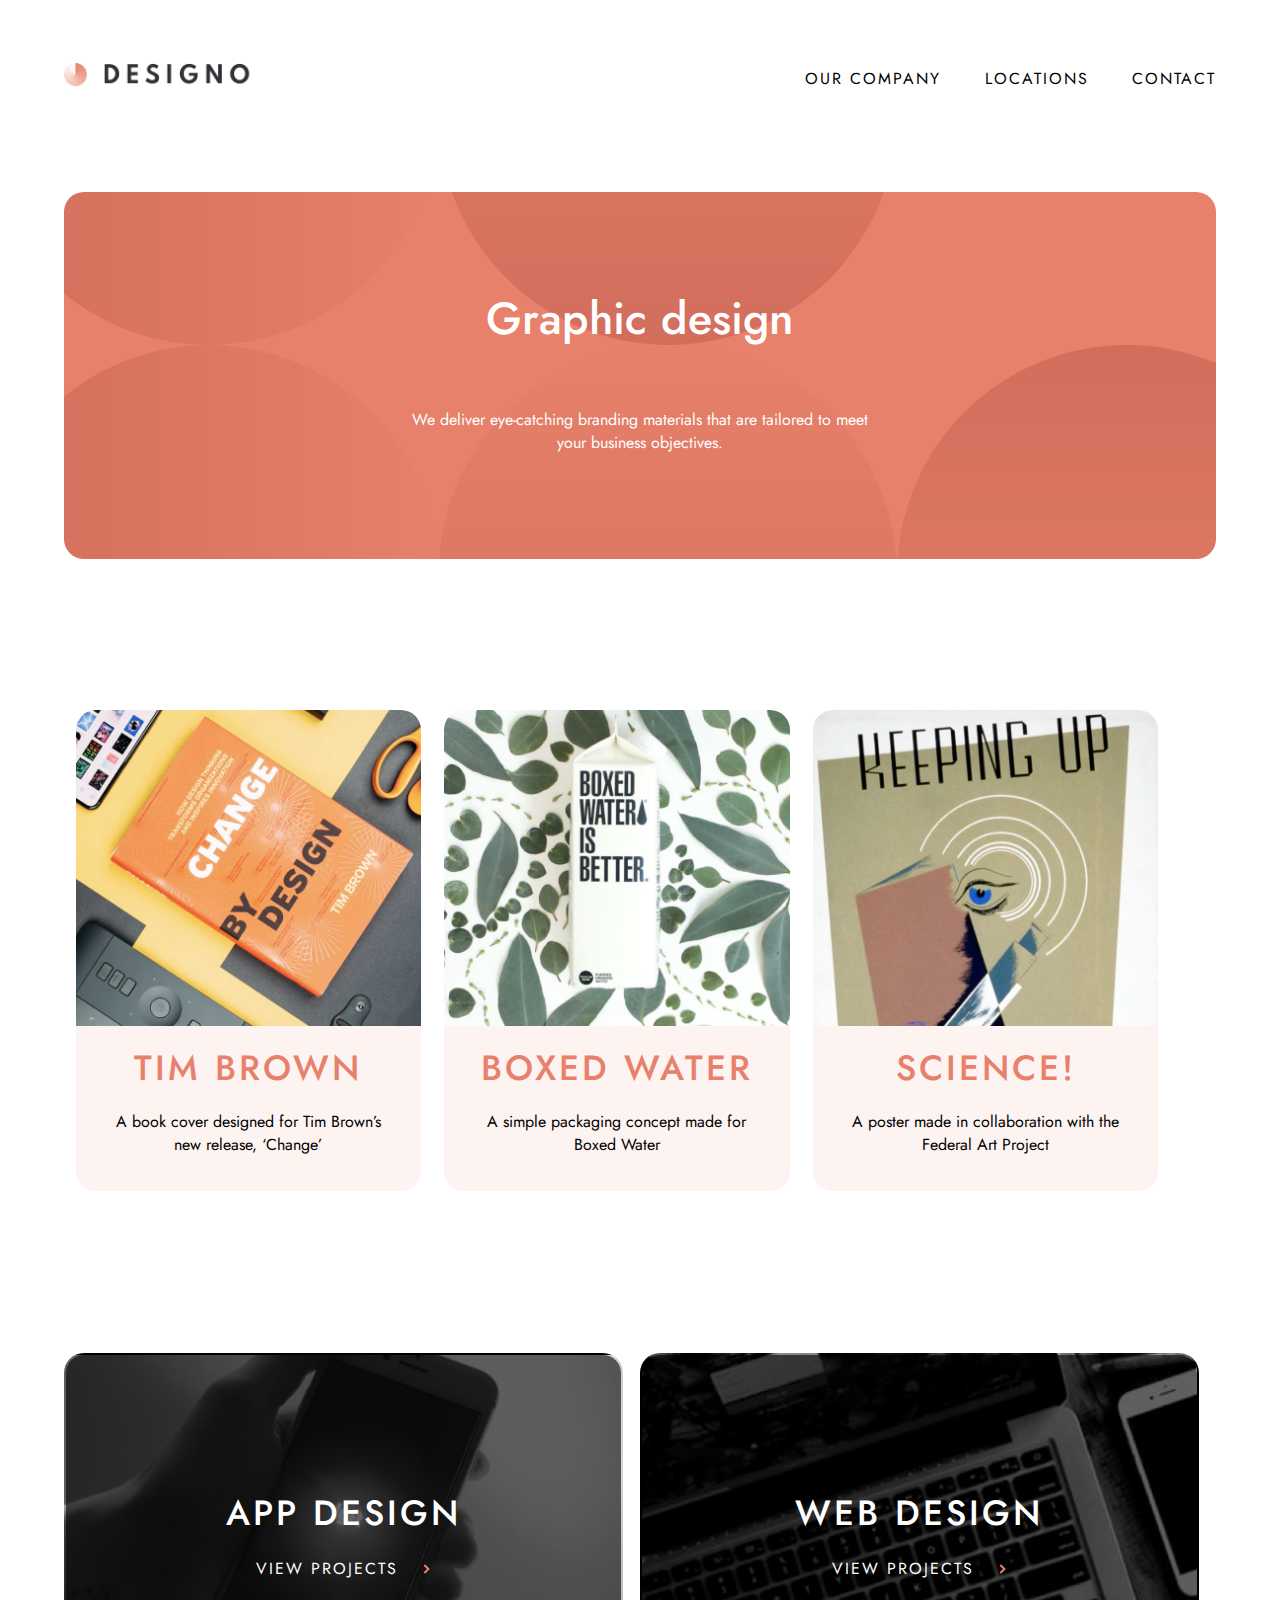
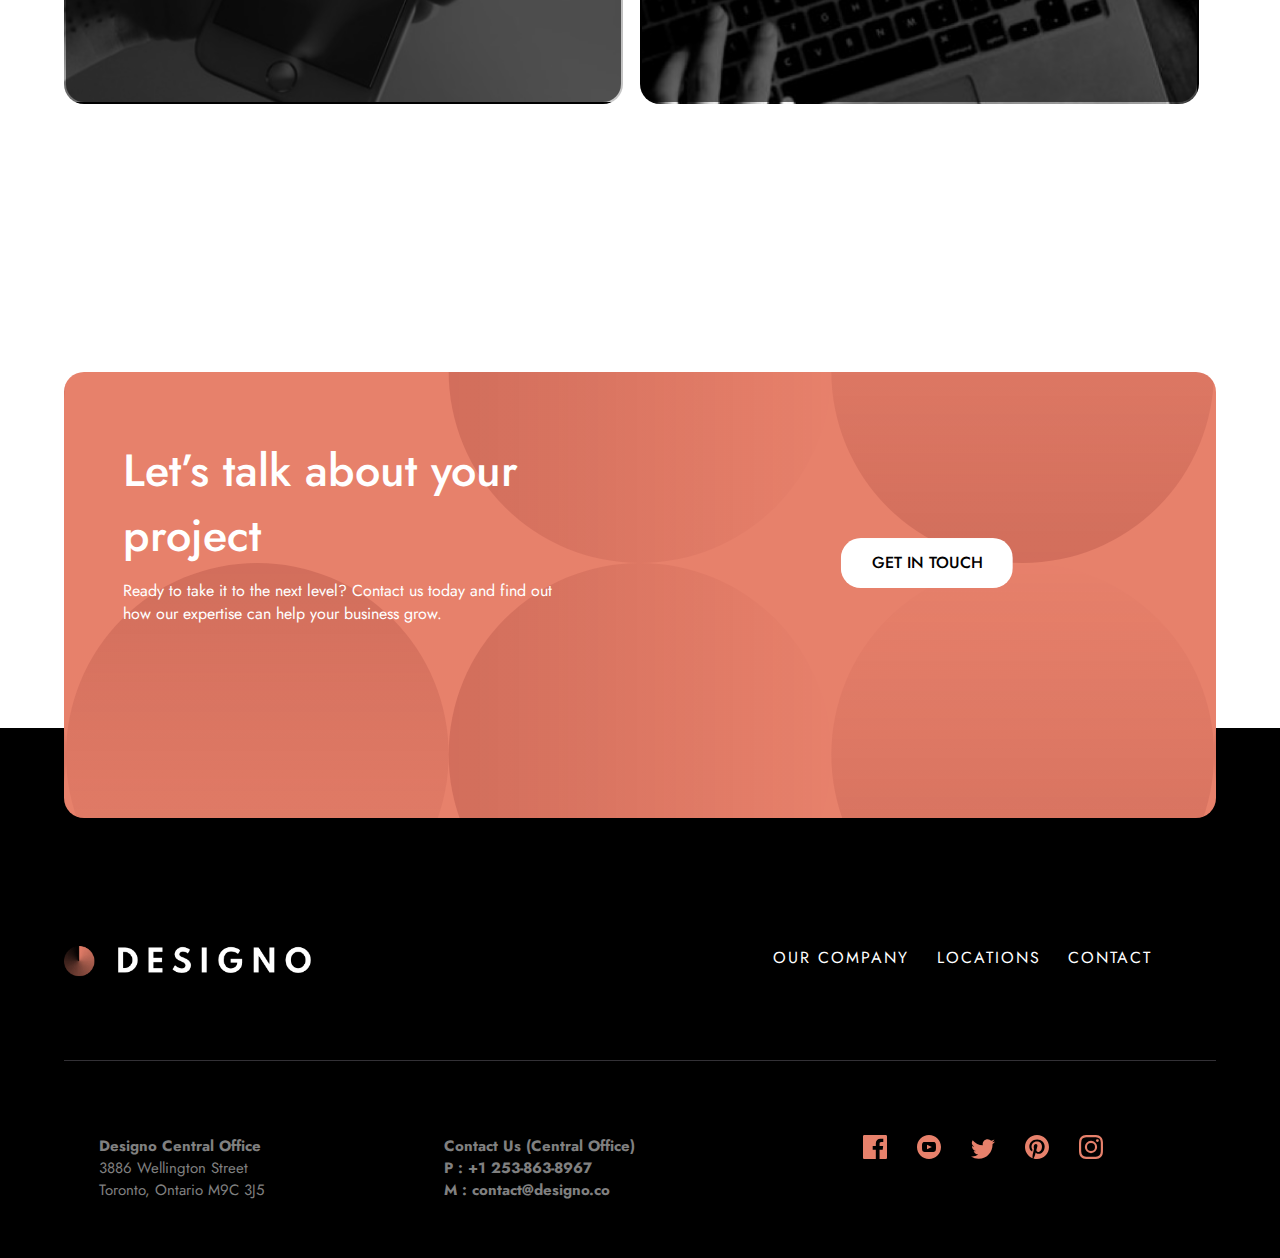
<file: starter-code/graphic-design.html>
<!DOCTYPE html>
<html lang="en">
<head>
  <meta charset="UTF-8">
  <meta name="viewport" content="width=device-width, initial-scale=1.0">

  <link rel="icon" type="image/png" sizes="32x32" href="./assets/favicon-32x32.png">
  
  <title> Designo Agency || Graphic-design</title>

   <!--Fonts-->
 <link rel="preconnect" href="https://fonts.gstatic.com">
 <link href="https://fonts.googleapis.com/css2?family=Jost:wght@400;500&display=swap" rel="stylesheet">
 <!--CSS-->
 <link rel="stylesheet" href="graphic-design.css">
</head>

<body>

  <header>
    <div class="nav-bar">
      <a href="index.html"> <img class="logo" src=".//assets/shared/desktop/logo-dark.png" alt="logo"></a>

    <div id="myLinks" class="menu">
    <a href="about.html">Our Company</a>
    <a href="locations.html">Locations</a>
    <a href="contact.html">Contact</a>
   </div> 

   <!-- "Hamburger menu" / "Bar icon" to toggle the navigation links -->
  <a href="javascript:void(0);" class="icon"  onclick="myFunction()">
    <img id="icon" class="hamburger" src="./assets/shared/mobile/icon-hamburger.svg">
  </a>

   </div>
  </header>

<section class="orange first design pb20">
  <h1> Graphic design</h1>
  <p class="plr30">  We deliver eye-catching branding materials that are tailored to meet your business objectives.</p>
  
</section>
 
<section class="projects">

  <div class="project">
  <div class="pic">
    <img src="./assets/graphic-design/desktop/image-change.jpg">
  </div>
  
  <div class="light">
    <div>
      <h2> Tim Brown</h2> 
    <p>A book cover designed for Tim Brown’s new release, ‘Change’</p>
    </div>
    
  </div>
</div>

<div class="project">
  <div class="pic">
    <img src="./assets/graphic-design/desktop/image-boxed-water.jpg">
  </div>
  
  <div class="light">
    <div>
      <h2>Boxed water</h2> 
    <p>A simple packaging concept made for Boxed Water</p>
    </div>
    
  </div>
</div>

<div class="project">
  <div class="pic">
    <img src="./assets/graphic-design/desktop/image-science.jpg">
  </div>
  
  <div class="light">
    <div>
      <h2>Science!</h2> 
      <p>A poster made in collaboration with the Federal Art Project</p>
    </div>
   
  </div>
</div>

</section>

<section class="offer">

  <div class="app black rounded shadow bg-image two">
    <div class="centered">
      <h2>App Design</h2> 
   <a href="app-design.html">View Projects<img class="arrow" src="./assets/shared/desktop/icon-right-arrow.svg" ></a>
    </div>
  </div>

  <div class="web black rounded shadow bg-image two">
    <div class="centered">
      <h2>Web Design</h2> 
    <a href="web-design.html">View Projects<img class="arrow" src="./assets/shared/desktop/icon-right-arrow.svg" ></a> 
    </div>
  </div>
</section>
  
<section class="talk orange rounded">
  <div>
    <h1>Let’s talk about your project</h1> 

    <p>Ready to take it to the next level? 
     Contact us today and find out how our expertise can help your business grow.</p>
  </div>

<div class="touchBtn">
<button class="rounded">Get in touch</button>
</div>
 

</section>

 <footer class="black">
  <div class="nav">
    <img class="logoL" src=".//assets/shared/desktop/logo-light.png" alt="logo">

  <div class="links">
    <a href="about.html">Our company</a>
    <a href="locations.html">Locations</a>
    <a href="contact.html">Contact</a>
  
  </div>
</div>
 <hr/>
  <div class="contact">
    <div class="adress">
    <p>Designo Central Office</p>  
    <p>3886 Wellington Street</p>
    <p>Toronto, Ontario M9C 3J5</p>
    </div>
    
    <div class="mail">
    <p>Contact Us (Central Office)</p>  
     <p>P : +1 253-863-8967</p> 
     <p>M : contact@designo.co</p> 
    </div>
   
    <div class="social">
      <a href="http://www.facebook.com">
     <img src=".//assets/shared/desktop/icon-facebook.svg" alt="facebook">
    </a>

    <a href="http://www.youtube.com">
     <img src=".//assets/shared/desktop/icon-youtube.svg" alt="youtube">
    </a>

     <a href="http://www.twitter.com">
      <img src=".//assets/shared/desktop/icon-twitter.svg" alt="twitter">
    </a>
     

     <a href="http://www.pinterest.com">
     <img src=".//assets/shared/desktop/icon-pinterest.svg" alt="pinterest">
    </a>

     <a href="http://www.instagram.com">
     <img src=".//assets/shared/desktop/icon-instagram.svg" alt="instagram">
    </a>
    </div>
  </div>
 
</footer>

  <!--!JS-->
  <script src="index.js"></script>
  
</body>
</html>
</file>
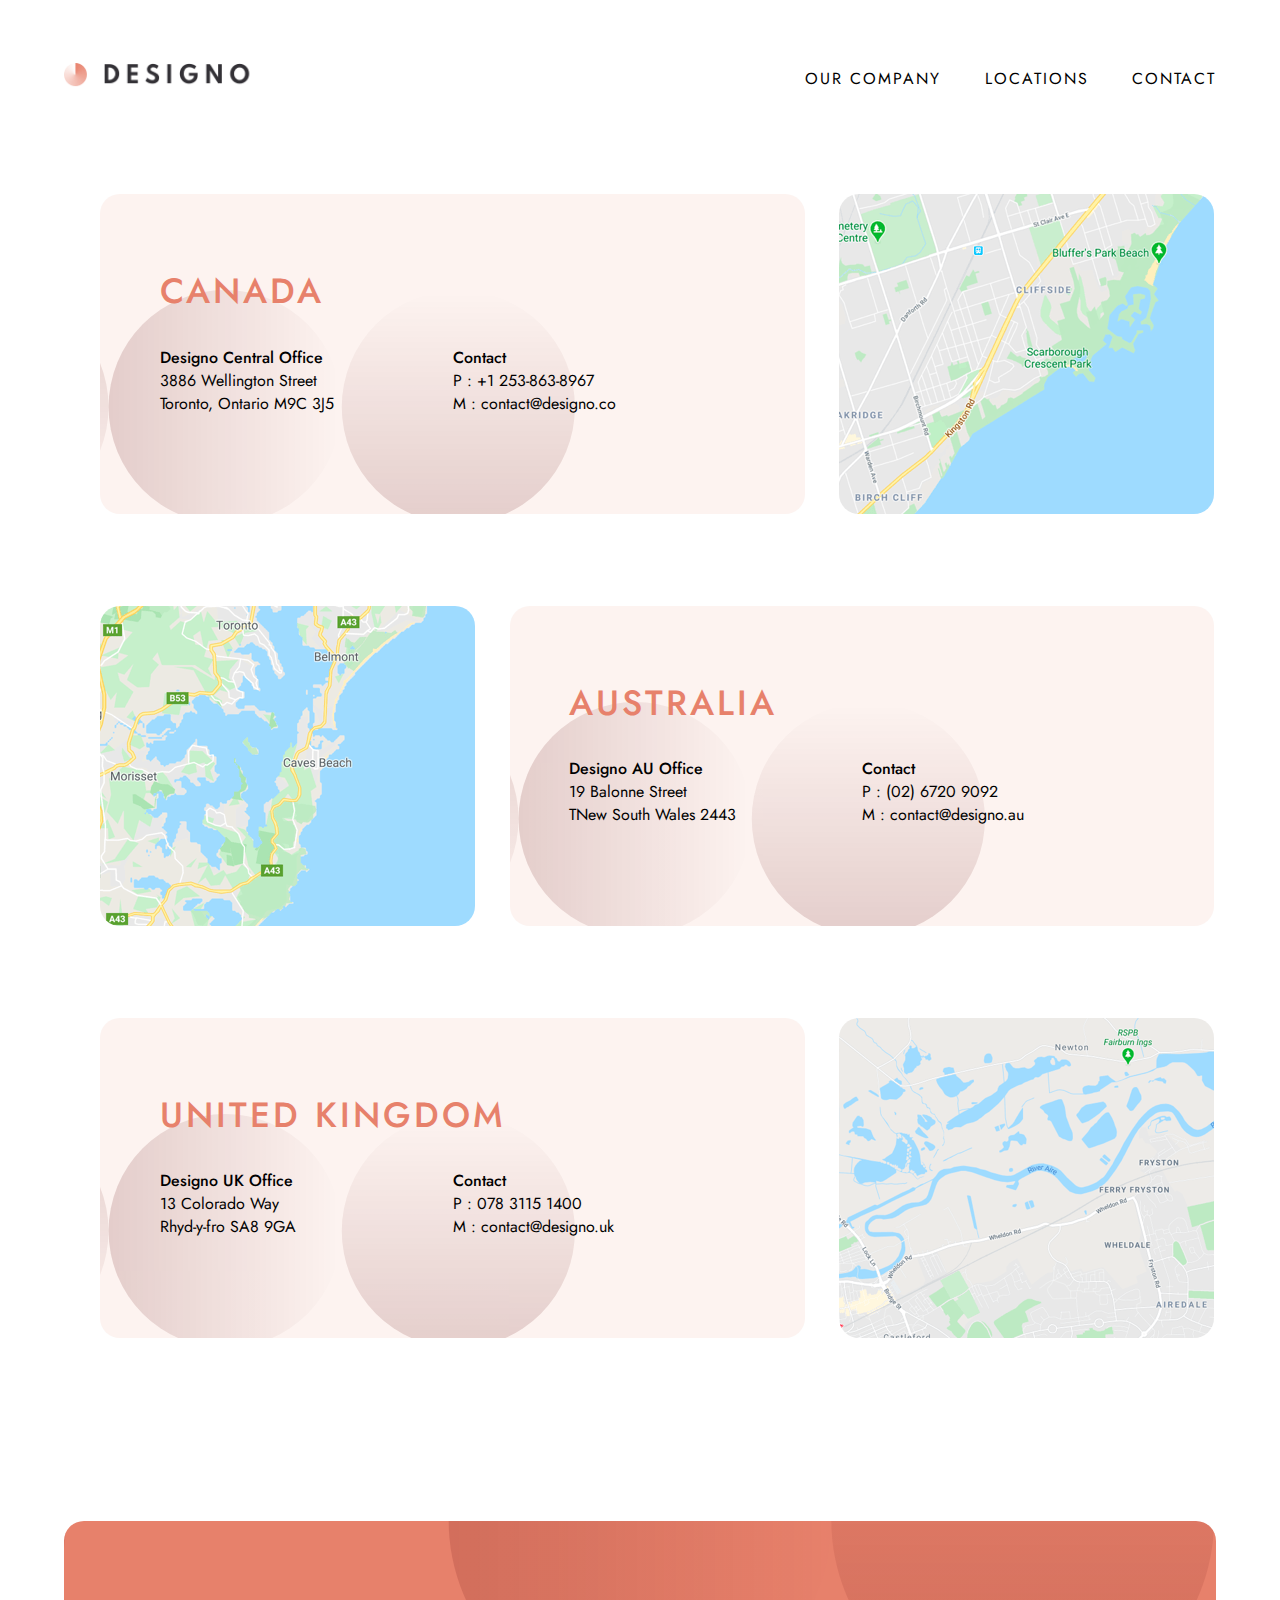
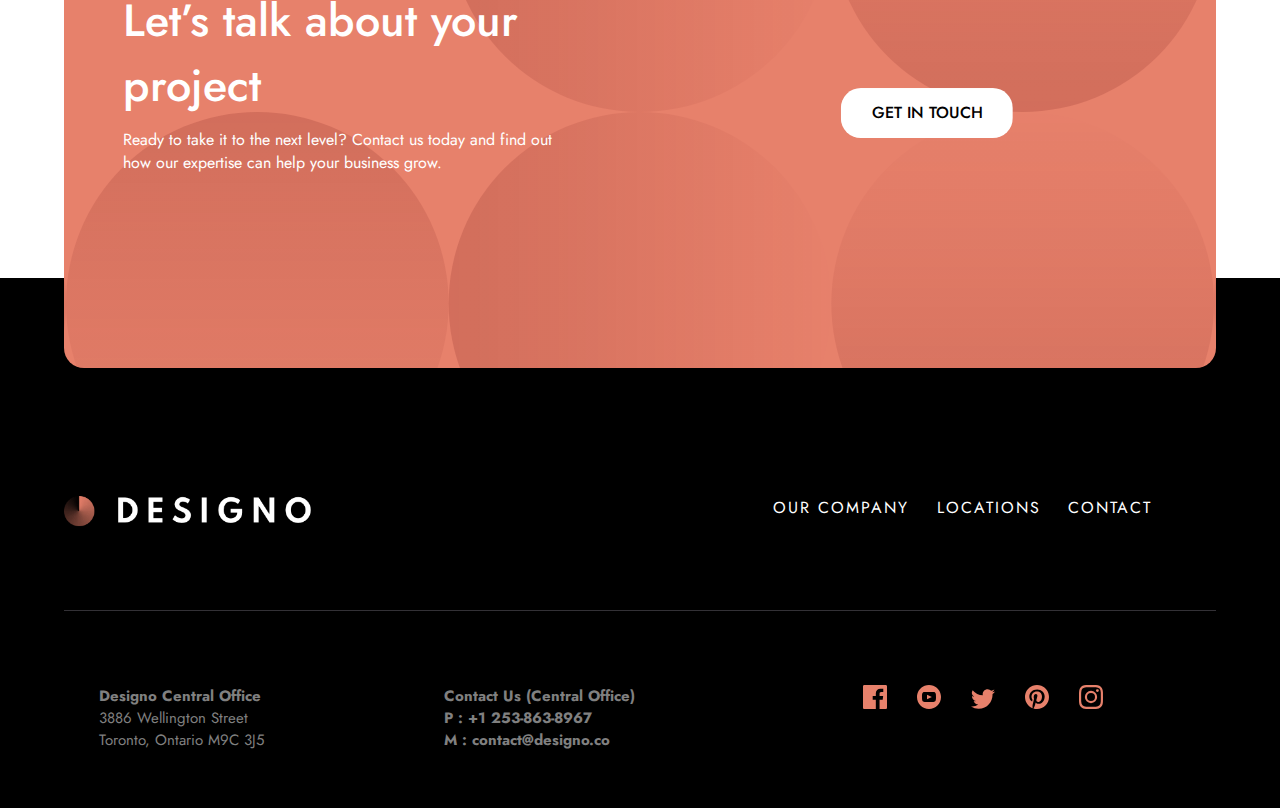
<file: starter-code/locations.html>
<!DOCTYPE html>
<html lang="en">
<head>
  <meta charset="UTF-8">
  <meta name="viewport" content="width=device-width, initial-scale=1.0">

  <link rel="icon" type="image/png" sizes="32x32" href="./assets/favicon-32x32.png">
  
  <title>Frontend Mentor | Designo Agency Website Challenge</title>

  <!--Fonts-->
 <link rel="preconnect" href="https://fonts.gstatic.com">
 <link href="https://fonts.googleapis.com/css2?family=Jost:wght@400;500&display=swap" rel="stylesheet">
 <!--CSS-->
 <link rel="stylesheet" href="locations.css">
</head>
<body>

  <header>
    <div class="nav-bar">
     <a href="index.html"> <img class="logo" src=".//assets/shared/desktop/logo-dark.png" alt="logo"></a>

      
  
 
    <div id="myLinks" class="menu">
    <a href="about.html">Our Company</a>
    <a href="locations.html">Locations</a>
    <a href="contact.html">Contact</a>
   </div> 

   <!-- "Hamburger menu" / "Bar icon" to toggle the navigation links -->
  <a href="javascript:void(0);" class="icon"  onclick="myFunction()">
    <img id="icon" class="hamburger" src="./assets/shared/mobile/icon-hamburger.svg">
  </a>

   </div>
  </header>

  <section class="first locations">

    <div class="location pb20">

      <img  class="canada mob-tab" src="./assets/locations/tablet/image-map-canada.png">
      <img  class="canada desktop" src="./assets/locations/desktop/image-map-canada.png">

   
    
    <div class="ptrn2">
      <h2> Canada</h2> 

<div class="contact">
  <div>
    <h4>Designo Central Office</h4>
    <p>3886 Wellington Street</p>
    <p>Toronto, Ontario M9C 3J5</p>
  </div>
  
       
  
  <div>
    <h4>Contact</h4>
    <p>P : +1 253-863-8967</p>
   <p> M : contact@designo.co</p>
  </div>
</div>


    </div>
  </div>

  <div class="location pb20">
    
      <img class="australia mob-tab" src="./assets/locations/tablet/image-map-australia.png">
      <img class="australia desktop" src="./assets/locations/desktop/image-map-australia.png">
   
    
    <div class="ptrn2">
      <h2>Australia</h2> 

<div class="contact"> 
  <div>
    <h4> Designo AU Office</h4>
    <p>19 Balonne Street</p>
    <p>TNew South Wales 2443</p>
  </div>
       
  
  <div>
    <h4>Contact</h4>
    <p>P : (02) 6720 9092</p>
   <p> M : contact@designo.au</p>
  </div>
</div>


    </div>
  </div>

  <div class="location pb20">
    
      <img class="uk mob-tab" src="./assets/locations/tablet/image-map-uk.png">
      <img class="uk desktop" src="./assets/locations/desktop/image-map-united-kingdom.png">
    
    <div class="ptrn2">
      <h2>United Kingdom</h2> 

<div class="contact">
  <div>
    <h4>Designo UK Office</h4>
    <p>13 Colorado Way</p>
    <p> Rhyd-y-fro SA8 9GA</p>
  </div>
       
  
  <div>
    <h4>Contact</h4>
    <p>P : 078 3115 1400</p>
   <p> M : contact@designo.uk</p>
  </div>
</div>


    </div>
  </div>

  </section>

  <section class="talk orange rounded">
    <div>
      <h1>Let’s talk about your project</h1> 
  
      <p>Ready to take it to the next level? 
       Contact us today and find out how our expertise can help your business grow.</p>
    </div>
  
  <div class="touchBtn">
  <button class="rounded">Get in touch</button>
  </div>
   
  
  </section>
  
   <footer class="black">
    <div class="nav">
      <img class="logoL" src=".//assets/shared/desktop/logo-light.png" alt="logo">

    <div class="links">
      <a href="about.html">Our company</a>
      <a href="locations.html">Locations</a>
      <a href="contact.html">Contact</a>
    
    </div>
</div>
   <hr/>
    <div class="contact">
      <div class="adress">
      <p>Designo Central Office</p>  
      <p>3886 Wellington Street</p>
      <p>Toronto, Ontario M9C 3J5</p>
      </div>
      
      <div class="mail">
      <p>Contact Us (Central Office)</p>  
       <p>P : +1 253-863-8967</p> 
       <p>M : contact@designo.co</p> 
      </div>
     
      <div class="social">
        <a href="http://www.facebook.com">
       <img src=".//assets/shared/desktop/icon-facebook.svg" alt="facebook">
      </a>

      <a href="http://www.youtube.com">
       <img src=".//assets/shared/desktop/icon-youtube.svg" alt="youtube">
      </a>

       <a href="http://www.twitter.com">
        <img src=".//assets/shared/desktop/icon-twitter.svg" alt="twitter">
      </a>
       

       <a href="http://www.pinterest.com">
       <img src=".//assets/shared/desktop/icon-pinterest.svg" alt="pinterest">
      </a>

       <a href="http://www.instagram.com">
       <img src=".//assets/shared/desktop/icon-instagram.svg" alt="instagram">
      </a>
      </div>
    </div>
   
  </footer>

    <!--!JS-->
  <script src="https://ajax.googleapis.com/ajax/libs/jquery/3.5.1/jquery.min.js"></script>
 <script src="index.js"></script>
 <script src="locations.js"></script>
 
</body>
</html>
</file>
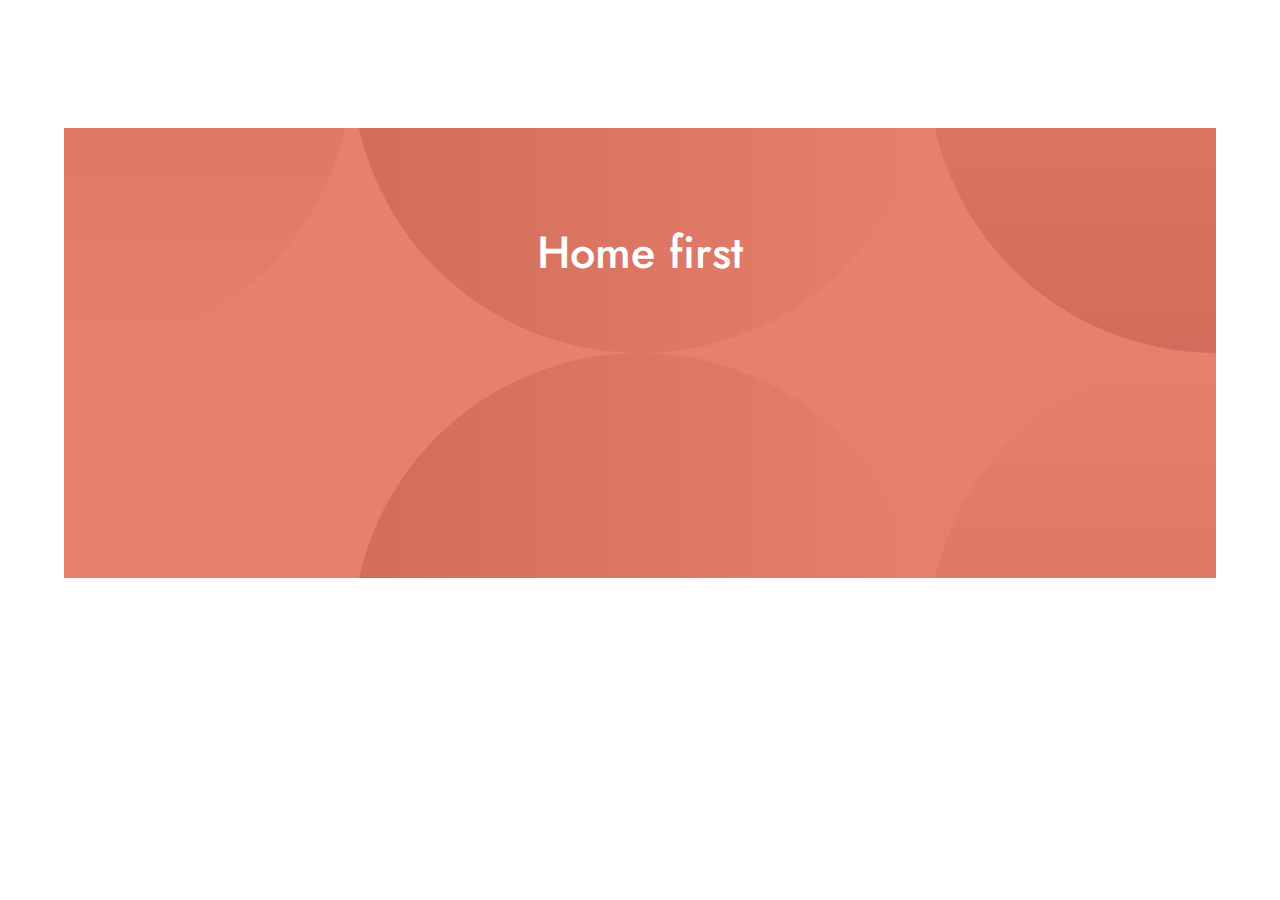
<file: starter-code/patterncheck.html>
<!DOCTYPE html>
<html lang="en">
<head>
    <meta charset="UTF-8">
    <meta http-equiv="X-UA-Compatible" content="IE=edge">
    <meta name="viewport" content="width=device-width, initial-scale=1.0">
    <title>Patterncheck</title>
    <!--Fonts-->
 <link rel="preconnect" href="https://fonts.gstatic.com">
 <link href="https://fonts.googleapis.com/css2?family=Jost:wght@400;500&display=swap" rel="stylesheet">
 <!--CSS-->
 <link rel="stylesheet" href="patterncheck.css">
</head>
<body>
 <div class="orange one">
     <h1>shared Mobile (talk)</h1>
 </div>

 <div class="orange two">
    <h1>shared Mobile (heading)</h1>
 </div>

 <div class="orange three">
    <h1>Web/App/Graphic Design intro</h1>
 </div>

 <div class="orange four">
   <h1>About intro</h1>
 </div> 

 <div class="five">   
   <h1>About/Locations</h1>
 </div>

 <div class="six orange">   
   <h1>Contact</h1>
 </div>

 <div class="seven light">   
  <h1>Contact</h1>
</div>

<div class="eight orange">   
  <h1>Home first</h1>
</div>

</body>
</html>
</file>
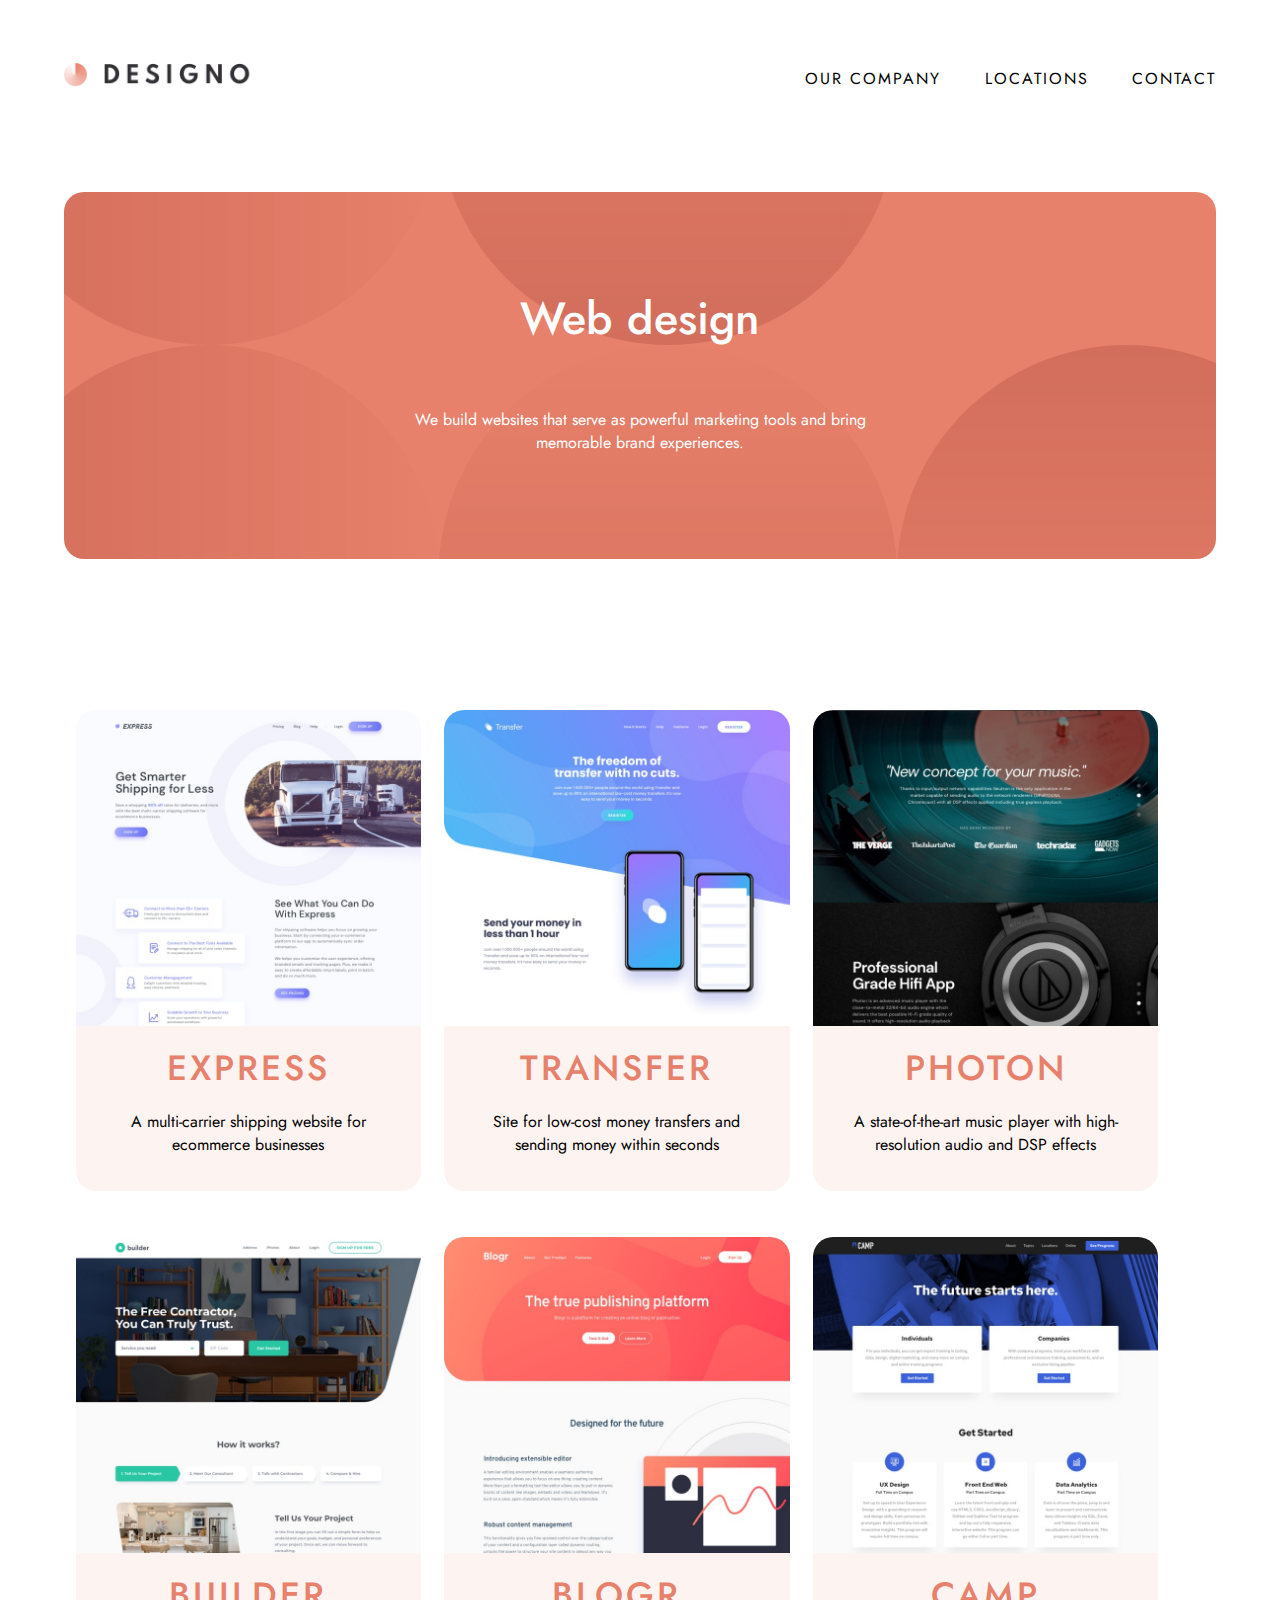
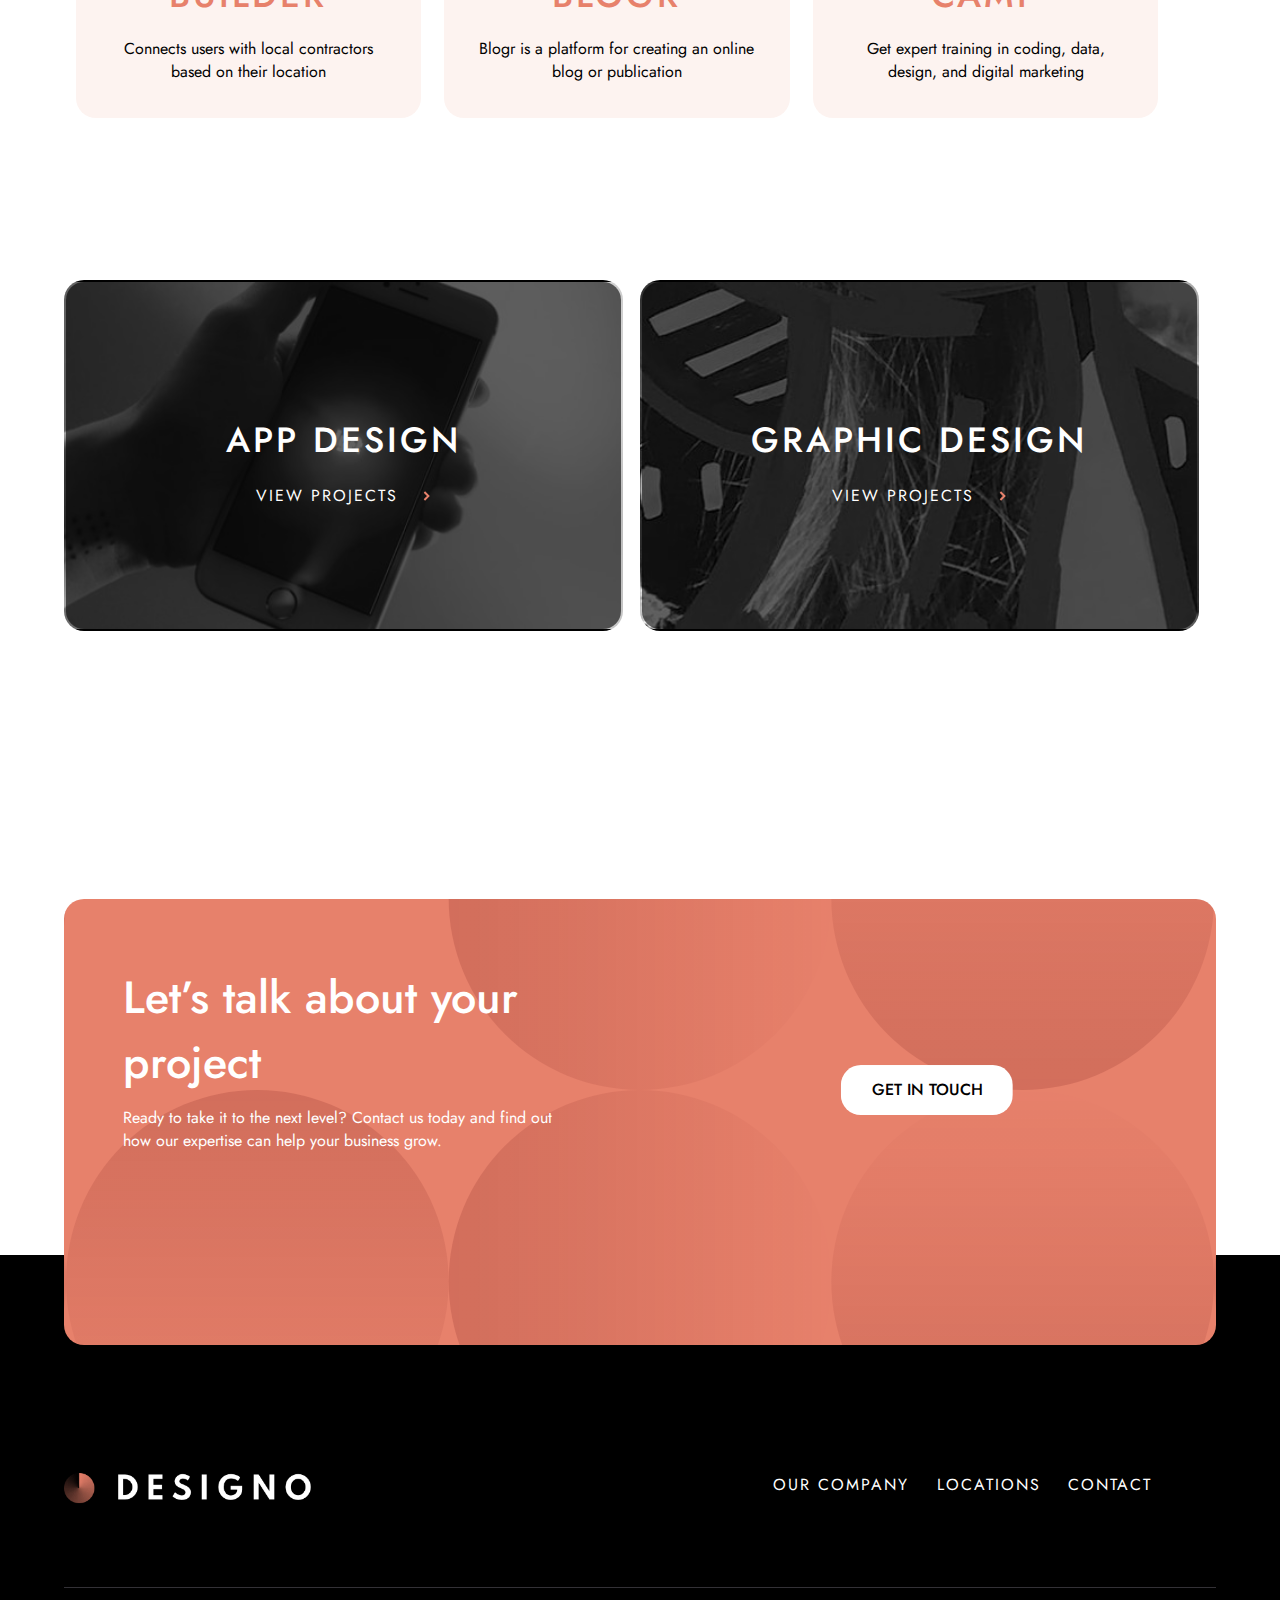
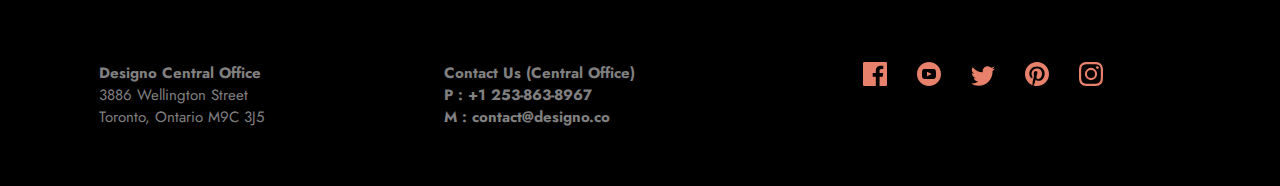
<file: starter-code/web-design.html>
<!DOCTYPE html>
<html lang="en">
<head>
  <meta charset="UTF-8">
  <meta name="viewport" content="width=device-width, initial-scale=1.0">

  <link rel="icon" type="image/png" sizes="32x32" href="./assets/favicon-32x32.png">
  
  <title>+Designo Agency || Web-design</title>

   <!--Fonts-->
 <link rel="preconnect" href="https://fonts.gstatic.com">
 <link href="https://fonts.googleapis.com/css2?family=Jost:wght@400;500&display=swap" rel="stylesheet">
 <!--CSS-->
 <link rel="stylesheet" href="web-design.css">
</head>
<body>

  <header>
    <div class="nav-bar">
      <a href="index.html"> <img class="logo" src=".//assets/shared/desktop/logo-dark.png" alt="logo"></a>

      
  
 
    <div id="myLinks" class="menu">
    <a href="about.html">Our Company</a>
    <a href="locations.html">Locations</a>
    <a href="contact.html">Contact</a>
   </div> 

   <!-- "Hamburger menu" / "Bar icon" to toggle the navigation links -->
  <a href="javascript:void(0);" class="icon"  onclick="myFunction()">
    <img id="icon" class="hamburger" src="./assets/shared/mobile/icon-hamburger.svg">
  </a>

   </div>
  </header>

<section class="orange first design pb20">
  <h1>Web design</h1>
  <p class="plr30">We build websites that serve as powerful marketing tools and bring memorable brand experiences.</p>
  
</section>
 
<section class="projects">

  <div class="project">
  <div class="pic">
    <img src="./assets/web-design/desktop/image-express.jpg">
  </div>
  
  <div class="light">
    <div>
      <h2>Express</h2> 
      <p>A multi-carrier shipping website for ecommerce businesses</p>
    </div>
    
  </div>
</div>

<div class="project">
  <div class="pic">
    <img src="./assets/web-design/desktop/image-transfer.jpg">
  </div> 
<div class="light">
  <div>
    <h2>Transfer</h2>
  <p>Site for low-cost money transfers and sending money within seconds</p>
  </div>
  
</div>
</div>
 
<div class="project">
  <div class="pic">
    <img src="./assets/web-design/desktop/image-photon.jpg">
  </div> 
<div class="light">
  <div>
    <h2>Photon</h2>
  <p>A state-of-the-art music player with high-resolution audio and DSP effects</p>
  </div>
  
</div>
</div>
 
<div class="project">
  <div class="pic">
    <img src="./assets/web-design/desktop/image-builder.jpg">
  </div> 
<div class="light">
  <div>
    <h2>Builder</h2>
  <p>Connects users with local contractors based on their location</p>
  </div>
  
</div>
</div>
 
<div class="project">
  <div class="pic">
    <img src="./assets/web-design/desktop/image-blogr.jpg">
  </div> 
<div class="light">
  <div> 
    <h2>Blogr</h2>
    <p>Blogr is a platform for creating an online blog or publication</p>
  </div>
 
</div>
</div>
 
<div class="project">
  <div class="pic">
    <img src="./assets/web-design/desktop/image-camp.jpg">
  </div> 
<div class="light">
  <div>
    <h2>Camp</h2>
    <p>Get expert training in coding, data, design, and digital marketing</p>
  </div>
 
</div>
</div>
  
</section>
 
<section class="offer">
<div class="app black rounded shadow bg-image two">
  <div class="centered">
    <h2>App Design</h2> 
 <a href="app-design.html">View Projects<img class="arrow" src="./assets/shared/desktop/icon-right-arrow.svg" ></a>
  </div>
 
</div>

<div class="graphic black rounded shadow bg-image two">
  <div class="centered">
    <h2>Graphic Design</h2> 
 <a href="graphic-design.html">View Projects<img class="arrow" src="./assets/shared/desktop/icon-right-arrow.svg" ></a>
  </div>
</section>

<section class="talk orange rounded">
  <div>
    <h1>Let’s talk about your project</h1> 

    <p>Ready to take it to the next level? 
     Contact us today and find out how our expertise can help your business grow.</p>
  </div>

<div class="touchBtn">
<button class="rounded">Get in touch</button>
</div>
 

</section>

 <footer class="black">
  <div class="nav">
    <img class="logoL" src=".//assets/shared/desktop/logo-light.png" alt="logo">

  <div class="links">
    <a href="about.html">Our company</a>
    <a href="locations.html">Locations</a>
    <a href="contact.html">Contact</a>
  
  </div>
</div>
 <hr/>
  <div class="contact">
    <div class="adress">
    <p>Designo Central Office</p>  
    <p>3886 Wellington Street</p>
    <p>Toronto, Ontario M9C 3J5</p>
    </div>
    
    <div class="mail">
    <p>Contact Us (Central Office)</p>  
     <p>P : +1 253-863-8967</p> 
     <p>M : contact@designo.co</p> 
    </div>
   
    <div class="social">
      <a href="http://www.facebook.com">
     <img src=".//assets/shared/desktop/icon-facebook.svg" alt="facebook">
    </a>

    <a href="http://www.youtube.com">
     <img src=".//assets/shared/desktop/icon-youtube.svg" alt="youtube">
    </a>

     <a href="http://www.twitter.com">
      <img src=".//assets/shared/desktop/icon-twitter.svg" alt="twitter">
    </a>
     

     <a href="http://www.pinterest.com">
     <img src=".//assets/shared/desktop/icon-pinterest.svg" alt="pinterest">
    </a>

     <a href="http://www.instagram.com">
     <img src=".//assets/shared/desktop/icon-instagram.svg" alt="instagram">
    </a>
    </div>
  </div>
 
</footer>
  
  <!--!JS-->
  <script src="index.js"></script>
  
</body>
</html>
</file>
<file: Designo-code/index.css>
@import "shared.css";


/* Intro */

.intro {
    height: 120vh;
    overflow: hidden;
}

.phoneDiv {
    position: relative;
}

.phone {
    position: absolute;
    display: block;
    width: 150vw;
    top: -100px;
    left: -25%;
    margin: 0 auto;
}

/* Features */
.features {
    margin-bottom: 0;
}

.features div:nth-child(-n+2) {
    padding-bottom: 10%;
}

@media(min-width:768px) {

    /* Intro */

    .intro {
        height: 100vh;

    }

    .phone {
        width: 90vw;
        top: -150px;
        left: auto;
    }


    /* Features */

    .features div:nth-child(-n+2) {
        padding-bottom: 5%;
    }

    .feature {
        display: flex;
        padding: 0 5%;
    }

    .feature p {
        text-align: left;
    }

}

@media(min-width:1200px) {
    /* Intro */

    .intro {
        display: flex;
        height: 100%;
        padding-bottom: 10%;
    }

    .intro div:nth-child(1) {
        flex-basis: 60%;
        padding-left: 5%;
    }

    .intro div h1,
    .intro div p {
        text-align: left;
        margin-left: 0;
        padding-left: 0;
    }

    .btnDiv {
        text-align: left;
    }

    .intro .phoneDiv {
        flex-basis: 40%;
        padding-right: 5%
    }

    .phone {
        width: 120%;
        top: 10px;

    }

    /* Features */

    .features {
        display: flex;
    }

    .feature {
        display: flex;
        flex-direction: column;
        flex-basis: 30%;
        padding: 5% 0 5% 5%;
    }

    .feature p {
        text-align: center;
    }

}
</file>
<file: starter-code/index.css>
@import "shared.css";


/* Intro */

.intro {
    height: 120vh;
    overflow: hidden;
}

.phoneDiv {
    position: relative;
}

.phone {
    position: absolute;
    display: block;
    width: 150vw;
    top: -100px;
    left: -25%;
    margin: 0 auto;
}

/* Features */
.features {
    margin-bottom: 0;
}

.features div:nth-child(-n+2) {
    padding-bottom: 10%;
}

@media(min-width:768px) {

    /* Intro */

    .intro {
        height: 100vh;

    }

    .phone {
        width: 90vw;
        top: -150px;
        left: auto;
    }


    /* Features */

    .features div:nth-child(-n+2) {
        padding-bottom: 5%;
    }

    .feature {
        display: flex;
        padding: 0 5%;
    }

    .feature p {
        text-align: left;
    }

}

@media(min-width:1200px) {
    /* Intro */

    .intro {
        display: flex;
        height: 100%;
        padding-bottom: 10%;
    }

    .intro div:nth-child(1) {
        flex-basis: 60%;
        padding-left: 5%;
    }

    .intro div h1,
    .intro div p {
        text-align: left;
        margin-left: 0;
        padding-left: 0;
    }

    .btnDiv {
        text-align: left;
    }

    .intro .phoneDiv {
        flex-basis: 40%;
        padding-right: 5%
    }

    .phone {
        width: 120%;
        top: 10px;

    }

    /* Features */

    .features {
        display: flex;
    }

    .feature {
        display: flex;
        flex-direction: column;
        flex-basis: 30%;
        padding: 5% 0 5% 5%;
    }

    .feature p {
        text-align: center;
    }

}
</file>
<file: Designo-code/about.css>
@import "shared.css";

.about {
    margin-bottom: 0;
}

.about .orange {
    background-image: url("./assets/about/mobile/bg-pattern-hero-about-mobile.svg");
    background-position: -5cm -4cm;
    background-repeat: no-repeat;
}

.about img,
.talent img,
.deal img {
    width: 100%
}

@media(min-width:768px) {

    .talent {
        margin-top: 20%
    }

    .about .orange {
        background-image: url("./assets/about/desktop/bg-pattern-hero-about-desktop.svg");
        background-position: -3cm -10cm;
    }

    .about .orange p {
        padding-bottom: 0;
    }
}

@media(min-width:1200px) {

    section {
        display: flex;
    }

    .about {
        padding-bottom: 8%;
    }

    .about .orange {
        background-position: center;
    }

    .deal,
    .about {
        flex-direction: row-reverse;
    }

    .about .orange,
    .talent .light-orange,
    .deal .light-orange {
        display: flex;
        justify-content: center;
        align-items: center;
    }



}
</file>
<file: Designo-code/shared.css>
* {
    margin: 0;
    padding: 0;
    box-sizing: border-box;
    font-family: 'Jost', sans-serif;
    font-weight: 500;
    text-align: center;
    font-size: 19px;
}

/*Sizes*/
.mobile {
    display: block;
}

.tablet,
.desktop {
    display: none !important
}

/*Sections*/

section {
    margin-bottom: 20%
}

.orange {
    background-color: #E7816B;
    color: white;
}

.light {
    background-color: #FDF3F0;
}

.black {
    background-color: black;
    color: white;
}

.first {
    margin-top: 25%;
}

.talk {
    position: relative;
    top: 20vh;
    width: 90%;
    margin: 0 auto;
    padding: 5% 0 10%;
    background-image: url("./assets/shared/mobile/bg-pattern-design-pages-intro-mobile.svg");
    background-repeat: repeat;
    background-position: 99% 99cm;
    background-size: 200%;
}

/*Elements*/

button {
    background-color: white;
    color: black;
    text-transform: uppercase;
    padding: 2% 5%;
    margin: 5% 0;
    cursor: pointer;
}

.btnOrange {
    background-color: #E7816B;
    color: white;
}

h1 {
    font-size: 30px;
    padding: 15% 5% 5%;
}

.light h1,
.light h2,
.ptrn2 h1,
.ptrn2 h2,
.ptrn3 h1,
.ptrn3 h2 {
    color: #E7816B;
    padding: 5% 0
}

h2 {
    font-size: 25px;
    text-transform: uppercase;
    letter-spacing: 1px;
}

h3 {
    font-size: 22px;
    text-transform: uppercase;
    letter-spacing: 5px;
    padding: 5% 0;
}


p {
    font-weight: 400;
    padding: 0 10%;
}

a,
a:visited {
    text-decoration: none;
    color: white;
    text-transform: uppercase;
    line-height: 2;
    letter-spacing: 4px;
    font-weight: 400;
}

/*Styles*/

.rounded {
    border: 2px solid transparent;
    border-radius: 8px;
}


.shadow {
    box-shadow: inset 0 0 0 1000px rgba(0, 0, 0, .6)
}

.centered {
    position: absolute !important;
    margin: 0 !important;
    height: auto !important;
    top: 50%;
    left: 50%;
    transform: translate(-50%, -50%);
}

.bg-image {
    background-repeat: no-repeat;
    background-position: center;
    background-size: cover;
    position: relative;
}

.circleS {
    background-image: url(./assets/shared/desktop/bg-pattern-small-circle.svg);
    background-repeat: no-repeat;
    background-position: center;
}

.ptrn1 {
    background-image: url("./assets/shared/mobile/bg-pattern-design-pages-intro-mobile.svg");
    background-repeat: no-repeat;
    background-position: -13cm 2cm;
    background-size: 400%;
}

.ptrn2,
.ptrn3 {
    position: relative;
    overflow: hidden;
}


.ptrn2::before,
.ptrn3::before {
    content: "";
    position: absolute;
    width: 200%;
    height: 200%;
    top: -50%;
    left: -70%;
    z-index: -1;
    background: url(./assets/shared/mobile/bg-pattern-design-pages-intro-mobile.svg) 0 0 no-repeat;
    background-color: #FDF3F0;
    transform: rotate(180deg);
}

.ptrn2::before {
    background-size: 120%;
    background-position: -11cm 1cm;
}

.ptrn3::before {
    background-size: 120%;
    background-position: -11cm 8cm;
}

.ptrn2 {
    padding: 20% 15%;
}

.ptrn2 div,
.ptrn3 div {
    margin-top: 10%;
    margin-bottom: 15%
}

.ptrn3 p {
    padding-top: 5%;
}

.design {
    background-image: url("./assets/shared/mobile/bg-pattern-design-pages-intro-mobile.svg");
    background-repeat: repeat;
    background-position: 10cm 0cm;
    background-size: 200%
}

.pb20 {
    padding-bottom: 20%
}


/*----------------------------------------------------------------------------------------*/


/*   Header Mobile  */

.nav-bar {
    overflow: hidden;

}

.logo {
    position: absolute;
    width: 60%;
    top: 5%;
    left: 5%;
}

.hamburger {
    position: absolute;
    top: 5%;
    right: 5%
}

.menu {
    display: none;
    position: absolute;
    width: 100%;
    background-color: black;
    margin-top: 90px;
    padding: 10% 0;
}

.menu a {
    padding: 14px 0;
    display: block;
}


/* Offer */

.offer {
    margin-top: 30%;
}

.offer div {
    width: 90%;
    height: 25vh;
    margin: 5% auto;
    position: relative;
}

.web {
    background-image: url(./assets/home/mobile/image-web-design.jpg);

}

.app {
    background-image: url(./assets/home/mobile/image-app-design.jpg);
}

.graphic {
    background-image: url(./assets/home/mobile/image-graphic-design.jpg);
}

.arrow {
    padding-left: 5%
}

/*Projects*/

.project {
    width: 90%;
    margin: 20% auto;
}

.project img {
    width: 100%;
    display: block;
    border-radius: 20px 20px 0 0;
}

.project div {
    border-radius: 0 0 20px 20px;
}

.project p {
    padding-bottom: 10%
}


/* Footer Mobile */

footer {
    padding-top: 25vh;
}

.links a,
.links a:visited {
    display: block;
}

.logoL {
    width: 60%;
    padding: 10%;
}

footer div {
    padding: 5% 0
}

.social img {
    padding-right: 3%;
    padding-bottom: 30%
}

hr {
    display: none;
}

@media(min-width:768px) {

    * {
        font-size: 19px;
    }

    /*Sizes*/

    .mobile,
    .desktop {
        display: none !important;
    }

    .tablet {
        display: block !important;
    }


    /*Sections*/


    .first {
        width: 90%;
        margin: 22% auto 0 !important;
        border: 2px solid transparent;
        border-radius: 20px;
    }

    .talk {
        position: relative;
        top: 10vh;
        width: 90%;
        margin: 0 auto;
        padding: 1% 0 6%;
        background-image: url("./assets/shared/tablet/bg-pattern-design-pages-intro-tablet.svg");
        background-position: -12cm center;
        background-repeat: no-repeat;
        background-size: 220%;
    }

    /*Styles*/

    .rounded {
        border-radius: 20px;
    }

    .rounded-Tablet {
        width: 90%;
        margin: 0 auto;
    }

    .rounded-Tablet img {
        width: 100%;
        display: block;
        border-radius: 20px 20px 0 0;
    }

    .rounded-Tablet div {
        border-radius: 0 0 20px 20px;
    }

    .rounded-Tablet p {
        padding-bottom: 10%
    }

    .design {
        background-image: url("./assets/shared/tablet/bg-pattern-design-pages-intro-tablet.svg");
        background-repeat: repeat;
        background-position: 22cm 4cm;
        background-size: 120%
    }

    .pb20 {
        padding-bottom: 10%;
    }

    .ptrn1 {
        background-image: url("./assets/shared/tablet/bg-pattern-design-pages-intro-tablet.svg");
        background-position: 4cm 3cm;
    }

    .ptrn2 {
        background-image: url(./assets/shared/tablet/bg-pattern-design-pages-intro-tablet.svg);
        background-color: #FDF3F0;
        background-repeat: no-repeat;
        background-size: 150%;
        background-position: -9cm -9cm;
    }

    .ptrn2::before {
        display: none
    }


    .ptrn3::before {
        background: url(./assets/shared/tablet/bg-pattern-design-pages-intro-tablet.svg) 0 0 no-repeat;
        background-color: #FDF3F0;
        background-size: 80%;
        background-position: -7cm 9cm;
    }

    .ptrn2 div,
    .ptrn3 div {
        margin-bottom: 0
    }

    .ptrn3 p {
        padding-top: 0;
    }

    /*Elements*/


    h1 {
        font-size: 45px;
        padding: 10% 15% 5%;
    }

    h2 {
        font-size: 35px;
        text-transform: uppercase;
        letter-spacing: 3px;
        padding: 3% 0;
    }

    h3 {
        font-size: 22px;
        text-transform: uppercase;
        padding: 5% 0;
    }

    a,
    a:visited {
        text-decoration: none;
        color: white;
        text-transform: uppercase;
        line-height: 2;
        letter-spacing: 2px;
        font-weight: 400;
    }

    /* Header Tablet */

    .hamburger {
        display: none;
    }

    .menu {
        position: absolute;
        display: block !important;
        background-color: white;
        padding: 0;
        margin-top: 0;
        width: 60%;
        top: 7%;
        right: 5%
    }

    .menu a {
        padding: 0 0 0 5%;
        display: inline-block;
        color: black;

    }

    .logo {
        top: 7%;
        width: 30%;
    }


    /* Offer */

    .offer {
        margin-top: 10%;
    }

    .web {
        background-image: url(./assets/home/tablet/image-web-design.jpg);

    }

    .app {
        background-image: url(./assets/home/tablet/image-app-design.jpg);
    }

    .graphic {
        background-image: url(./assets/home/tablet/image-graphic-design.jpg);
    }


    /*Projects*/

    .project {
        display: flex;
        width: 90%;
        margin: 20% auto;
    }

    .project img {
        width: 100%;
        display: block;
        border-radius: 20px 0 0 20px;
    }

    .light,
    .pic {
        flex-basis: 50%;
    }

    .project div:nth-child(2) {
        display: flex;
        align-items: center;
        border-radius: 0 20px 20px 0;
        text-align: center;
    }

    .project p {
        padding-bottom: 10%
    }


    /* Footer Tablet */

    footer {
        padding-top: 10vh;
    }

    .nav {
        display: flex;
        padding-top: 10%
    }

    .logoL {
        display: block;
        width: 35%;
        height: 35%;
        padding: 0 0 0 5%;
    }

    .links {
        padding: 0 5% 0 0;
        width: 65%;
    }

    .links a,
    .links a:visited {
        display: inline-block;
    }

    footer a,
    footer a:visited {
        line-height: 1;
        padding-left: 5%;
    }

    .contact {
        display: flex;
        align-content: space-between;
        padding: 0 5%;
    }

    .adress,
    .mail,
    .social {
        flex-basis: 30%;
    }

    .social {
        flex-grow: 2;
    }

    .adress p,
    .mail p {
        text-align: left;
        color: grey;
        font-size: 15px;
    }

    .mail p {
        font-weight: bold;
    }

    .adress p:nth-child(1) {
        font-weight: bold;
    }

    .social a {
        padding-left: 2%;
    }

    .social img {
        padding-bottom: 0;
    }

    hr {
        display: block;
        height: 1px;
        border: 0;
        border-top: 1px solid #333136;
        margin: 1em 5%;
        padding: 0;
    }
}

@media(min-width:1200px) {
    * {
        font-size: 16px;
    }

    /*Sizes*/

    .mobile,
    .tablet,
    .mob-tab {
        display: none !important;
    }

    .desktop {
        display: block !important;
    }

    /*Sections*/

    .first {
        margin: 15% auto 0 !important;
    }

    .talk {
        display: flex;
        position: relative;
        top: 10vh;
        width: 90%;
        margin: 0 auto;
        background-position: 0cm 5cm;
        background-repeat: repeat;
        background-size: 100%;
    }

    .talk h1 {
        text-align: left;
        padding: 10% 15% 0 0;
    }

    .talk p {
        text-align: left;
        padding: 2% 15% 0 0;
    }

    .talk div {
        flex-basis: 50%;
        padding-left: 5%;
        padding-bottom: 10%
    }

    .talk .touchBtn {
        position: relative;
        padding: 0;
    }

    .touchBtn button {
        position: absolute;
        top: 50%;
        left: 50%;
        transform: translate(-50%, -50%);
        margin: 0;
    }

    .loc {
        display: flex;
        justify-content: space-evenly;
    }

    /*Styles*/

    .pb20 {
        padding-bottom: 8%;
    }

    .plr30 {
        padding-left: 30%;
        padding-right: 30%;
    }

    .rounded-Desktop,
    .rounded-Desktop-Rev {
        width: 90%;
        margin: 0 auto;
    }

    .rounded-Desktop img {
        width: 100%;
        display: block;
        border-radius: 20px 0 0 20px;
    }

    .rounded-Desktop div {
        border-radius: 0 20px 20px 0;
    }

    .rounded-Desktop-Rev img {
        width: 100%;
        display: block;
        border-radius: 0 20px 20px 0;
    }

    .rounded-Desktop-Rev div {
        border-radius: 20px 0 0 20px;
    }

    .ptrn1 {
        background-image: url("./assets/shared/tablet/bg-pattern-design-pages-intro-tablet.svg");
        background-position: 15cm 0cm;
        background-size: 160%;
    }

    .ptrn2 {

        background-size: 100%;
        background-position: -6cm 2.5cm;
    }

    .ptrn3::before {
        background: url(./assets/shared/tablet/bg-pattern-design-pages-intro-tablet.svg) 0 0 no-repeat;
        background-color: #FDF3F0;
        background-repeat: no-repeat;
        background-size: 70%;
        background-position: 0cm 0.5cm;
    }

    /*Elements*/


    h1 {
        font-size: 45px;
        padding: 8% 15% 5%;
    }

    /* Header Desktop */

    .menu {
        width: 60%;
        right: 5%;
        text-align: right;
    }

    .menu a {
        padding: 0 0 0 5%;
        display: inline-block;
    }

    .logo {
        width: 15%;
    }

    /* Offer */

    .offer {
        display: grid;
        grid-template-columns: 50% 50%;
        grid-template-rows: 50% 50%;
        margin: 10% 5% 0;
        height: 60vh;
    }


    .offer .web {
        background-image: url(./assets/home/desktop/image-web-design-large.jpg);
        grid-row-start: 1;
        grid-row-end: span 2;
        height: 102%;
        width: 97%;
        margin: 0;

    }

    .offer .app {
        background-image: url(./assets/home/desktop/image-app-design.jpg);
        margin: 0;
        width: 97%;
        height: 100%
    }

    .offer .graphic {
        background-image: url(./assets/home/desktop/image-graphic-design.jpg);
        margin: 2% 0 0 0;
        width: 97%;
        height: 100%
    }

    .offer .two {
        margin: 2% 0 0 0;
        width: 97%;
        grid-row-start: 1;
        grid-row-end: span 1;
        height: 130%
    }


    /*Projects*/

    .projects {
        display: flex;
        flex-wrap: wrap;
        margin: 10% 5%;
        align-items: left;
    }


    .project {
        display: block;
        flex-basis: 30%;
        margin: 2% 1%;
    }

    .project img {
        border-radius: 20px 20px 0 0;
    }

    .project div {
        border-radius: 0 0 20px 20px !important;
    }


    /* Footer Desktop */

    .logoL {
        display: block;
        width: 25%;
        height: 25%;
        padding: 0 0 0 5%;
    }

    .links {
        text-align: right;
        padding: 0;
        padding-left: 30%
    }

}
</file>
<file: Designo-code/contact.css>
@import "shared.css";

.text {
    background-image: url("./assets/contact/mobile/bg-pattern-hero-contact-mobile.svg");
    background-position: -3cm 0.5cm;
    background-repeat: no-repeat;
}

#booking {
    padding: 10% 0;

}

.form-control {
    border: 0px;
    border-radius: 0px;
    border-bottom: 2px solid #fccec4;
    padding: 4% 0
}

::placeholder {
    color: #fccec4;
    opacity: 1;
    text-align: left;
}

.form-label {
    margin: 5% 15%;
    color: #fccec4;
    text-align: left;
}

.message {
    height: 100px;
}

footer {
    padding-top: 5vh;
}

@media(min-width:768px) {
    .contactUs {
        padding-top: 0;
        background-image: url("./assets/contact/desktop/bg-pattern-hero-desktop.svg");
        background-size: 110%;
        background-position: -4cm -3cm;
        background-repeat: no-repeat;

    }

    .text {
        padding-left: 10%;
        padding-right: 10%;
        background-image: none;

    }

    h1 {
        text-align: left;
        padding-left: 0
    }

    .text p {
        text-align: left;
        padding: 0;

    }

    .form-control {
        background-color: transparent
    }

    /*Booking Form*/

    .form-group {
        text-align: left;
        padding-left: 10%;
    }

    .form-control {
        width: 90%;
    }

    .form-label {
        text-align: left;
        padding-left: 0;
        margin-left: 0;
    }

    form button {
        position: relative;
        right: -30%
    }

    /*Locations*/
    section {
        padding-top: 20%
    }

}

@media(min-width:1200px) {
    .first {
        display: flex;
        padding-top: 5%;
        padding-bottom: 5%;
    }

    .text {
        flex-basis: 50%;
        position: relative;
    }

    .text div {
        position: absolute;
        top: 50%;
        left: 50%;
        transform: translate(-50%, -50%);

    }

    #booking {
        flex-basis: 50%;
        position: relative;
        padding: 0
    }


}
</file>
<file: Designo-code/locations.css>
@import "shared.css";


.location img {
    display: block;
    width: 100vw;
}

.location .desktop {
    display: none;
}


@media(min-width:768px) {

    .canada,
    .uk,
    .australia {
        border-radius: 20px;
    }

    .location img {
        width: 100%;
        margin-bottom: 5%;
        margin-top: 5%;
    }

    .locations .ptrn2 {
        padding: 10%;
        margin-top: 5%;
        border: 2px solid transparent;
        border-radius: 20px;
    }

    .locations .ptrn2 h2 {
        text-align: left;
    }

    .locations .contact {
        margin-top: 0;
        padding: 0;
        text-align: left;
    }

    .locations .contact div {
        margin-top: 0;
        flex-basis: 50%;
    }

    .locations .contact div p,
    .locations .contact div h4 {
        padding: 0;
        text-align: left;
    }

}

@media(min-width:1200px) {
    .location {
        display: flex;
        flex-direction: row-reverse;
    }

    .location:nth-child(2) {
        flex-direction: row;
    }

    .location:nth-child(2) img {
        margin-left: 3%;
    }

    .location:nth-child(2) .ptrn2 {
        margin-right: 0;
    }

    .location img {
        flex-basis: 30%;
        margin-bottom: 0;
        margin-top: 0;
    }


    .locations .ptrn2 {
        flex-basis: 70%;
        padding: 0 5%;
        margin: 0 3%;
        border: 2px solid transparent;
    }

    .locations h2 {
        margin-top: 7%;
    }
}
</file>
<file: Designo-code/web-design.css>
@import "shared.css";

.project {
    box-shadow: rgba(0, 0, 0, 0.19) 0px 10px 20px, rgba(0, 0, 0, 0.23) 0px 6px 6px;
}

@media(min-width:768px) {
    .project {
        box-shadow: none;
    }

}
</file>
<file: starter-code/about.css>
@import "shared.css";

.about {
    margin-bottom: 0;
}

.about .orange {
    background-image: url("./assets/about/mobile/bg-pattern-hero-about-mobile.svg");
    background-position: -5cm -4cm;
    background-repeat: no-repeat;
}

.about img,
.talent img,
.deal img {
    width: 100%
}

@media(min-width:768px) {

    .talent {
        margin-top: 20%
    }

    .about .orange {
        background-image: url("./assets/about/desktop/bg-pattern-hero-about-desktop.svg");
        background-position: -3cm -10cm;
    }

    .about .orange p {
        padding-bottom: 0;
    }
}

@media(min-width:1200px) {

    section {
        display: flex;
    }

    .about {
        padding-bottom: 8%;
    }

    .about .orange {
        background-position: center;
    }

    .deal,
    .about {
        flex-direction: row-reverse;
    }

    .about .orange,
    .talent .light-orange,
    .deal .light-orange {
        display: flex;
        justify-content: center;
        align-items: center;
    }



}
</file>
<file: starter-code/app-design.css>
@import "shared.css";
</file>
<file: starter-code/contact.css>
@import "shared.css";

.text {
    background-image: url("./assets/contact/mobile/bg-pattern-hero-contact-mobile.svg");
    background-position: -3cm 0.5cm;
    background-repeat: no-repeat;
}

#booking {
    padding: 10% 0;

}

.form-control {
    border: 0px;
    border-radius: 0px;
    border-bottom: 2px solid #fccec4;
    padding: 4% 0
}

::placeholder {
    color: #fccec4;
    opacity: 1;
    text-align: left;
}

.form-label {
    margin: 5% 15%;
    color: #fccec4;
    text-align: left;
}

.message {
    height: 100px;
}

footer {
    padding-top: 5vh;
}

@media(min-width:768px) {
    .contactUs {
        padding-top: 0;
        background-image: url("./assets/contact/desktop/bg-pattern-hero-desktop.svg");
        background-size: 110%;
        background-position: -4cm -3cm;
        background-repeat: no-repeat;

    }

    .text {
        padding-left: 10%;
        padding-right: 10%;
        background-image: none;

    }

    h1 {
        text-align: left;
        padding-left: 0
    }

    .text p {
        text-align: left;
        padding: 0;

    }

    .form-control {
        background-color: transparent
    }

    /*Booking Form*/

    .form-group {
        text-align: left;
        padding-left: 10%;
    }

    .form-control {
        width: 90%;
    }

    .form-label {
        text-align: left;
        padding-left: 0;
        margin-left: 0;
    }

    form button {
        position: relative;
        right: -30%
    }

    /*Locations*/
    section {
        padding-top: 20%
    }

}

@media(min-width:1200px) {
    .first {
        display: flex;
        padding-top: 5%;
        padding-bottom: 5%;
    }

    .text {
        flex-basis: 50%;
        position: relative;
    }

    .text div {
        position: absolute;
        top: 50%;
        left: 50%;
        transform: translate(-50%, -50%);

    }

    #booking {
        flex-basis: 50%;
        position: relative;
        padding: 0
    }


}
</file>
<file: starter-code/graphic-design.css>
@import "shared.css";
</file>
<file: starter-code/locations.css>
@import "shared.css";


.location img {
    display: block;
    width: 100vw;
}

.location .desktop {
    display: none;
}


@media(min-width:768px) {

    .canada,
    .uk,
    .australia {
        border-radius: 20px;
    }

    .location img {
        width: 100%;
        margin-bottom: 5%;
        margin-top: 5%;
    }

    .locations .ptrn2 {
        padding: 10%;
        margin-top: 5%;
        border: 2px solid transparent;
        border-radius: 20px;
    }

    .locations .ptrn2 h2 {
        text-align: left;
    }

    .locations .contact {
        margin-top: 0;
        padding: 0;
        text-align: left;
    }

    .locations .contact div {
        margin-top: 0;
        flex-basis: 50%;
    }

    .locations .contact div p,
    .locations .contact div h4 {
        padding: 0;
        text-align: left;
    }

}

@media(min-width:1200px) {
    .location {
        display: flex;
        flex-direction: row-reverse;
    }

    .location:nth-child(2) {
        flex-direction: row;
    }

    .location:nth-child(2) img {
        margin-left: 3%;
    }

    .location:nth-child(2) .ptrn2 {
        margin-right: 0;
    }

    .location img {
        flex-basis: 30%;
        margin-bottom: 0;
        margin-top: 0;
    }


    .locations .ptrn2 {
        flex-basis: 70%;
        padding: 0 5%;
        margin: 0 3%;
        border: 2px solid transparent;
    }

    .locations h2 {
        margin-top: 7%;
    }
}
</file>
<file: starter-code/patterncheck.css>
@import "shared.css";

.one,
.two,
.three,
.four,
.five,
.six,
.seven,
.eight {
    height: 50vh;
    width: 90%;
    margin: 10% auto;
}

.one {

    background-image: url("./assets/shared/mobile/bg-pattern-design-pages-intro-mobile.svg");
    background-repeat: repeat;
    background-position: 90% 100cm;
    background-size: 200%
}

.two {
    height: 100vh;
    background-image: url("./assets/shared/mobile/bg-pattern-design-pages-intro-mobile.svg");
    background-repeat: no-repeat;
    background-position: -11.8cm 2cm;
    background-size: 400%;
}

.three {
    background-image: url("./assets/shared/mobile/bg-pattern-design-pages-intro-mobile.svg");
    background-repeat: repeat;
    background-position: 9cm 0cm;
    background-size: 250%
}

.four {
    background-image: url("./assets/about/mobile/bg-pattern-hero-about-mobile.svg");
    background-position: -6cm -3cm;
    background-repeat: no-repeat;
}

.five {
    position: relative;
    overflow: hidden;
}

.five::before {
    content: "";
    position: absolute;
    width: 200%;
    height: 200%;
    top: -50%;
    left: -70%;
    z-index: -1;
    background: url(./assets/shared/mobile/bg-pattern-design-pages-intro-mobile.svg) 0 0 no-repeat;
    background-size: 90%;
    background-position: -4.5cm 2.5cm;
    background-color: #FDF3F0;
    transform: rotate(180deg);
}

.six {
    background-image: url("./assets/contact/mobile/bg-pattern-hero-contact-mobile.svg");
    background-position: -3cm 0.5cm;
    background-repeat: no-repeat;
}

.one,
.two,
.three,
.four,
.five,
.six,
.seven {
    display: none;
}

.eight {
    background-image: url(./assets/shared/tablet/bg-pattern-design-pages-intro-tablet.svg);
    background-size: 150%;
    background-repeat: no-repeat;
    background-position: center;
}
</file>
<file: starter-code/web-design.css>
@import "shared.css";

.project {
    box-shadow: rgba(0, 0, 0, 0.19) 0px 10px 20px, rgba(0, 0, 0, 0.23) 0px 6px 6px;
}

@media(min-width:768px) {
    .project {
        box-shadow: none;
    }

}
</file>
